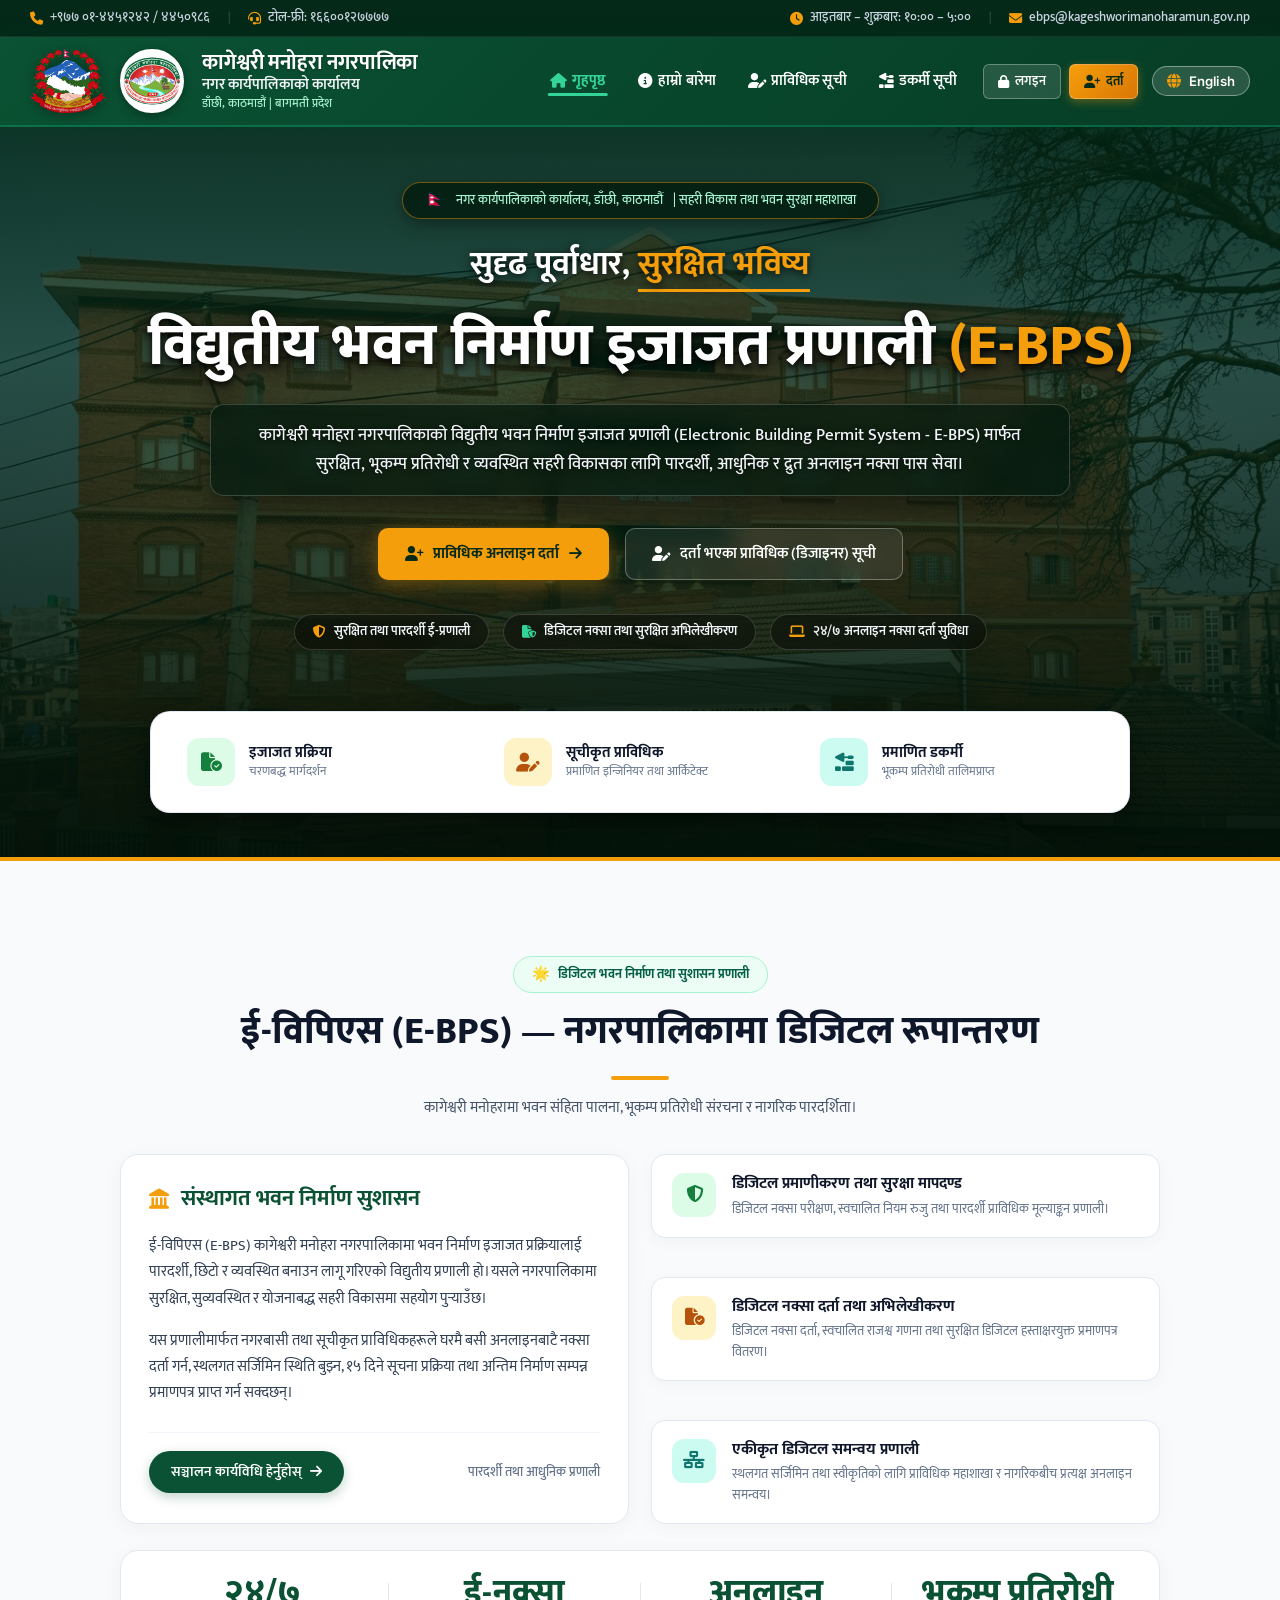
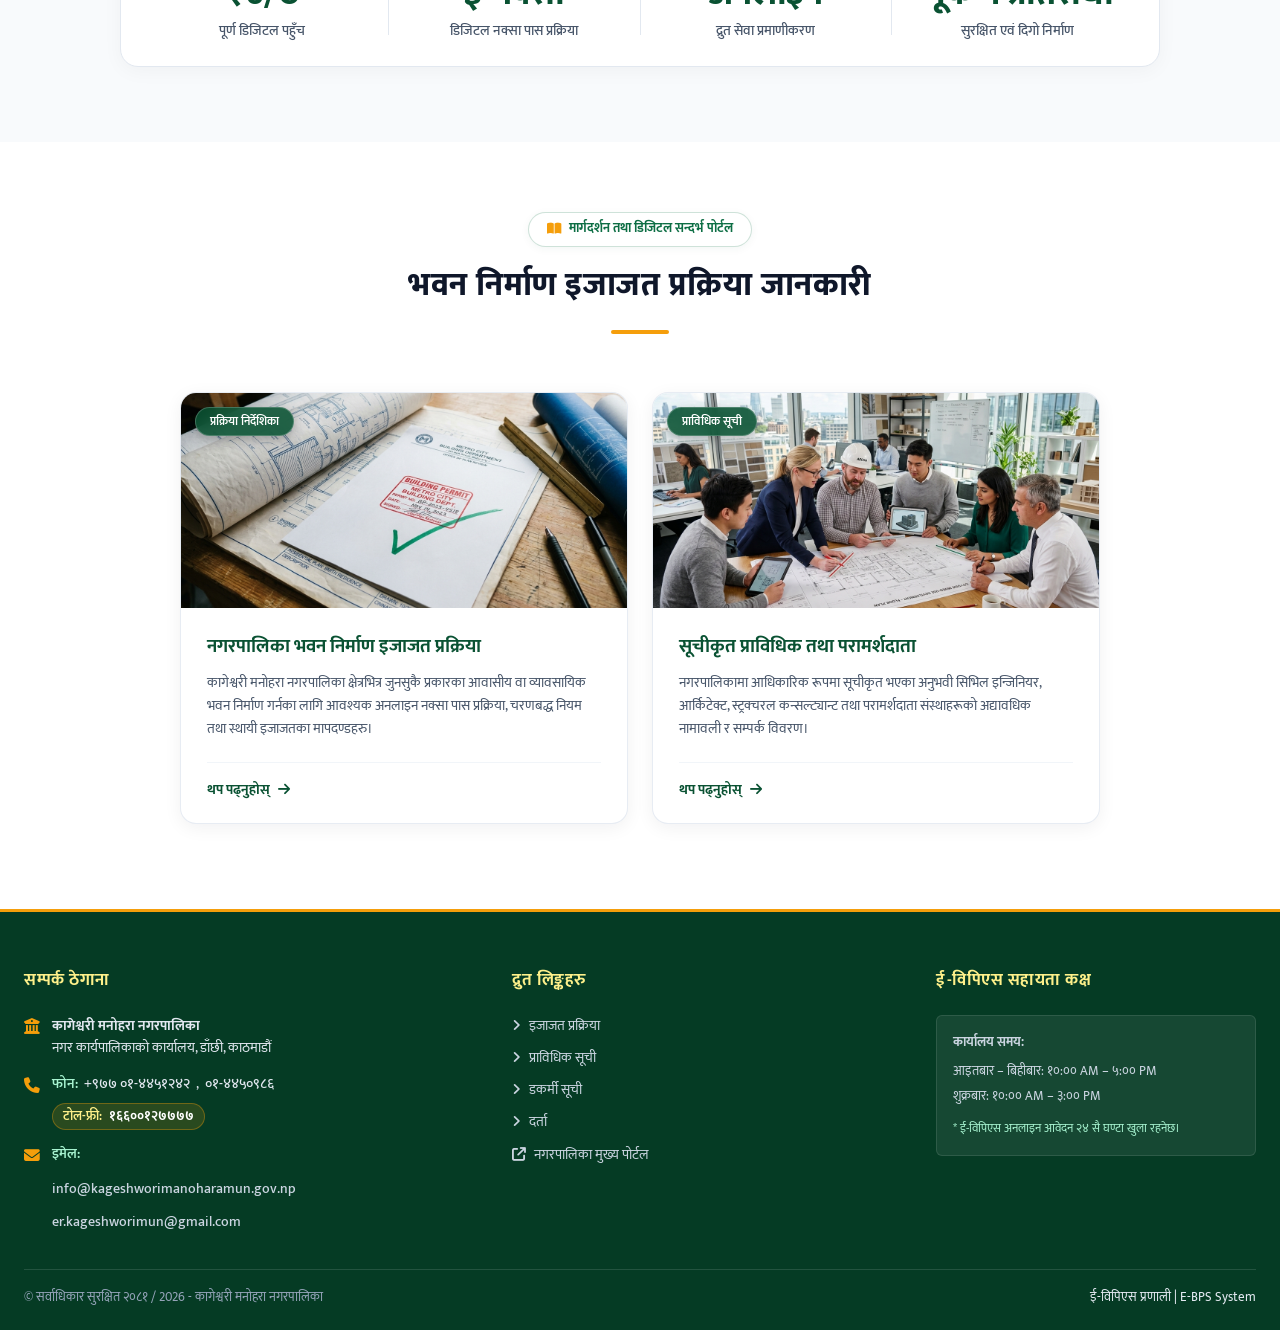
<file: index.html>
<!DOCTYPE html>
<html lang="ne">
<head>
  <meta charset="UTF-8">
  <meta name="viewport" content="width=device-width, initial-scale=1.0">
  <title>E-BPS | कागेश्वरी मनोहरा नगरपालिका - विद्युतीय भवन निर्माण इजाजत प्रणाली</title>
  <meta name="description" content="कागेश्वरी मनोहरा नगरपालिकाको विद्युतीय भवन निर्माण इजाजत प्रणाली (Electronic Building Permit System - E-BPS)।">
  <link rel="icon" type="image/png" href="images/kageshwori_logo.png">

  <!-- Google Fonts Preconnect & Styles -->
  <link rel="preconnect" href="https://fonts.googleapis.com">
  <link rel="preconnect" href="https://fonts.gstatic.com" crossorigin>
  <link href="https://fonts.googleapis.com/css2?family=Mukta:wght@400;500;600;700;800&family=Inter:wght@400;500;600;700;800&display=swap" rel="stylesheet">

  <!-- Font Awesome Icons -->
  <link rel="stylesheet" href="https://cdnjs.cloudflare.com/ajax/libs/font-awesome/6.5.1/css/all.min.css" integrity="sha512-DTOQO9RWCH3ppGqcWaEA1BIZOC6xxalwEsw9c2QQeAIftl+Vegovlnee1c9QX4TctnWMn13TZye+giMm8e2LwA==" crossorigin="anonymous" referrerpolicy="no-referrer" />

  <!-- Custom Design System -->
  <link rel="stylesheet" href="css/style.css">
</head>
<body>

  <!-- Scroll Progress Indicator -->
  <div id="scrollProgress"></div>

  <!-- Back to Top Floating Button -->
  <button id="backToTopBtn" aria-label="Scroll to top">
    <i class="fa-solid fa-arrow-up"></i>
  </button>

  <!-- ========================================================
       1. TOP UTILITY BAR (Deep Pine Green)
       ======================================================== -->
  <header class="top-bar">
    <div class="top-bar-container">
      <div class="top-bar-left">
        <a href="tel:014451242" class="top-item">
          <i class="fa-solid fa-phone"></i>
          <span data-i18n="topPhone">+९७७ ०१-४४५१२४२ / ४४५०९८६</span>
        </a>
        <span class="top-divider">|</span>
        <span class="top-item">
          <i class="fa-solid fa-headset"></i>
          <span data-i18n="topTollFree">टोल-फ्री: १६६००१२७७७७</span>
        </span>
      </div>

      <div class="top-bar-right">
        <span class="top-item">
          <i class="fa-solid fa-clock"></i>
          <span>आइतबार – शुक्रबार: १०:०० – ५:००</span>
        </span>
        <span class="top-divider">|</span>
        <a href="mailto:ebps@kageshworimanoharamun.gov.np" class="top-item">
          <i class="fa-solid fa-envelope"></i>
          <span>ebps@kageshworimanoharamun.gov.np</span>
        </a>
      </div>
    </div>
  </header>

  <!-- ========================================================
       2. MAIN NAVBAR & DUAL LOGO BRANDING
       ======================================================== -->
  <nav class="main-header" id="navbar">
    <div class="header-container">
      <!-- Dual Logos Brand Identity -->
      <a href="#home" class="brand-identity">
        <div class="logos-group">
          <!-- Nepal Government Emblem -->
          <img src="images/nepal_sarkar_logo.png" alt="नेपाल सरकार" class="logo-nepal" title="नेपाल सरकार निशान छाप">
          <!-- Kageshwori Manohara Municipality Emblem -->
          <div class="logo-kageshwori-wrap" title="कागेश्वरी मनोहरा नगरपालिका">
            <img src="images/kageshwori_logo.png" alt="कागेश्वरी मनोहरा नगरपालिका" class="logo-kageshwori">
          </div>
        </div>
        <div class="brand-text">
          <h1 class="gov-title" data-i18n="munTitle">कागेश्वरी मनोहरा नगरपालिका</h1>
          <span class="gov-office" data-i18n="munOffice">नगर कार्यपालिकाको कार्यालय</span>
          <span class="gov-location" data-i18n="munLocation">डाँछी, काठमाडौं | बागमती प्रदेश</span>
        </div>
      </a>

      <!-- Mobile Hamburger Button -->
      <button class="mobile-nav-toggle" id="mobileNavToggle" aria-label="Toggle navigation">
        <i class="fa-solid fa-bars"></i>
      </button>

      <!-- Navigation Menu Items -->
      <div class="navbar-nav" id="navbarCollapse">
        <!-- 1. Home -->
        <a href="#home" class="nav-link active">
          <i class="fa-solid fa-house"></i>
          <span data-i18n="navHome">गृहपृष्ठ</span>
        </a>

        <!-- 2. About Us -->
        <a href="#about-ebps" class="nav-link">
          <i class="fa-solid fa-circle-info"></i>
          <span data-i18n="navAbout">हाम्रो बारेमा</span>
        </a>

        <!-- 3. Designer List -->
        <a href="pages/designer-list.html" class="nav-link">
          <i class="fa-solid fa-user-pen"></i>
          <span data-i18n="navDesigners">प्राविधिक सूची</span>
        </a>

        <!-- 4. Mason List -->
        <a href="pages/mason-list.html" class="nav-link">
          <i class="fa-solid fa-trowel-bricks"></i>
          <span data-i18n="navMasons">डकर्मी सूची</span>
        </a>

        <!-- 5. Auth Buttons Group -->
        <div class="nav-auth-group">
          <a href="https://ebps.kageshworimanoharamun.gov.np/webui/" class="nav-btn-login">
            <i class="fa-solid fa-lock"></i>
            <span data-i18n="navLogin">लगइन</span>
          </a>
          <a href="pages/register-designer.html" class="nav-btn-signup">
            <i class="fa-solid fa-user-plus"></i>
            <span data-i18n="navSignUp">दर्ता</span>
          </a>
        </div>

        <!-- 6. Language Switcher Button -->
        <button type="button" class="nav-lang-btn" id="langToggleBtn" title="भाषा परिवर्तन / Change Language">
          <i class="fa-solid fa-globe"></i>
          <span id="langBtnText">English</span>
        </button>
      </div>
    </div>
  </nav>

  <!-- ========================================================
       3. HERO SECTION (WITH CLEAR BUILDING BACKGROUND & CRISP TEXT)
       ======================================================== -->
  <section class="hero-premium-section" id="home">
    <!-- Municipal Building Watermark Background Layer -->
    <div class="hero-watermark-bg" aria-hidden="true">
      <img src="images/kageshwori_building_straight.jpg" alt="कागेश्वरी मनोहरा नगरपालिका भवन" class="hero-watermark-img">
      <div class="hero-watermark-overlay"></div>
    </div>

    <div class="hero-premium-container">
      <!-- Top Department Badge -->
      <div class="hero-dept-badge reveal-on-scroll">
        <span class="nepal-flag-icon">🇳🇵</span>
        <span class="hero-dept-main" data-i18n="heroDeptPillMain">नगर कार्यपालिकाको कार्यालय, डाँछी, काठमाडौं</span>
        <span class="hero-dept-sub" data-i18n="heroDeptPillSub"> | सहरी विकास तथा भवन सुरक्षा महाशाखा</span>
      </div>

      <!-- Motto Tagline with Golden Underline -->
      <div class="hero-motto-headline reveal-on-scroll">
        <span data-i18n="heroMottoPart1">सुदृढ पूर्वाधार, </span><span class="motto-gold-underline" data-i18n="heroMottoPart2">सुरक्षित भविष्य</span>
      </div>

      <!-- Main E-BPS Heading -->
      <h1 class="hero-main-title reveal-on-scroll">
        <span data-i18n="heroMainTitleText">विद्युतीय भवन निर्माण इजाजत प्रणाली</span> <span class="gold-abbr" data-i18n="heroMainTitleAbbr">(E-BPS)</span>
      </h1>

      <!-- Description Paragraph with Clear Frosted Backing -->
      <p class="hero-description reveal-on-scroll" data-i18n="heroDescriptionText">
        कागेश्वरी मनोहरा नगरपालिकाको विद्युतीय भवन निर्माण इजाजत प्रणाली (Electronic Building Permit System - E-BPS) मार्फत सुरक्षित र व्यवस्थित सहरी विकासका लागि पारदर्शी, आधुनिक र द्रुत अनलाइन नक्सा पास सेवा।
      </p>

      <!-- Action Buttons -->
      <div class="hero-action-buttons reveal-on-scroll">
        <a href="pages/register-designer.html" class="hero-btn-primary">
          <i class="fa-solid fa-user-plus"></i>
          <span data-i18n="heroBtnRegister">प्राविधिक अनलाइन दर्ता</span>
          <i class="fa-solid fa-arrow-right"></i>
        </a>
        <a href="pages/designer-list.html" class="hero-btn-secondary">
          <i class="fa-solid fa-user-pen"></i>
          <span data-i18n="heroBtnDesignersText">दर्ता भएका प्राविधिक (डिजाइनर) सूची</span>
        </a>
      </div>

      <!-- 3 Compliance Capsules -->
      <div class="hero-compliance-capsules reveal-on-scroll">
        <div class="compliance-capsule">
          <i class="fa-solid fa-shield-halved capsule-gold-icon"></i>
          <span data-i18n="heroCapsule1">सुरक्षित तथा पारदर्शी ई-प्रणाली</span>
        </div>
        <div class="compliance-capsule">
          <i class="fa-solid fa-file-shield capsule-teal-icon"></i>
          <span data-i18n="heroCapsule2">डिजिटल नक्सा तथा सुरक्षित अभिलेखीकरण</span>
        </div>
        <div class="compliance-capsule">
          <i class="fa-solid fa-laptop capsule-gold-icon"></i>
          <span data-i18n="heroCapsule3">२४/७ अनलाइन नक्सा दर्ता सुविधा</span>
        </div>
      </div>
    </div>

    <!-- Floating White Quick-Action Dock (3 Items) -->
    <div class="hero-quick-dock-wrapper">
      <div class="hero-quick-dock hero-quick-dock-3 reveal-on-scroll">
        <a href="pages/process-guide.html" class="dock-item">
          <div class="dock-icon-box dock-icon-green">
            <i class="fa-solid fa-file-circle-check"></i>
          </div>
          <div class="dock-text">
            <h4 class="dock-title" data-i18n="dockPermitTitle">इजाजत प्रक्रिया</h4>
            <p class="dock-desc" data-i18n="dockPermitDesc">चरणबद्ध मार्गदर्शन</p>
          </div>
        </a>

        <a href="pages/designer-list.html" class="dock-item">
          <div class="dock-icon-box dock-icon-amber">
            <i class="fa-solid fa-user-pen"></i>
          </div>
          <div class="dock-text">
            <h4 class="dock-title" data-i18n="dockDesignersTitle">सूचीकृत प्राविधिक</h4>
            <p class="dock-desc" data-i18n="dockDesignersDesc">प्रमाणित इन्जिनियर तथा आर्किटेक्ट</p>
          </div>
        </a>

        <a href="pages/mason-list.html" class="dock-item">
          <div class="dock-icon-box dock-icon-teal">
            <i class="fa-solid fa-trowel-bricks"></i>
          </div>
          <div class="dock-text">
            <h4 class="dock-title" data-i18n="dockMasonsTitle">प्रमाणित डकर्मी</h4>
            <p class="dock-desc" data-i18n="dockMasonsDesc">भूकम्प प्रतिरोधी तालिमप्राप्त</p>
          </div>
        </a>
      </div>
    </div>
  </section>

  <!-- ========================================================
       4. ABOUT E-BPS SECTION (MATCHING IMAGE 2)
       ======================================================== -->
  <section class="about-ebps-section" id="about-ebps">
    <div class="about-container section-container">
      <!-- Section Header -->
      <div class="about-header-center reveal-on-scroll">
        <div class="about-pill-badge">
          <span class="badge-star-icon">🌟</span>
          <span data-i18n="aboutPill">डिजिटल भवन निर्माण तथा सुशासन प्रणाली</span>
        </div>
        <h2 class="about-section-heading" data-i18n="aboutSectionHeading">
          ई-विपिएस (E-BPS) — नगरपालिकामा डिजिटल रूपान्तरण
        </h2>
        <div class="gold-accent-line"></div>
        <p class="about-section-subheading" data-i18n="aboutSectionSubheading">
          कागेश्वरी मनोहरामा भवन संहिता पालना, भूकम्प प्रतिरोधी संरचना र नागरिक पारदर्शिता।
        </p>
      </div>

      <!-- 2-Column Grid -->
      <div class="about-two-col-grid">
        <!-- Left Big Card: Institutional Building Governance -->
        <div class="about-gov-card">
          <div class="gov-card-header">
            <i class="fa-solid fa-landmark gov-header-icon"></i>
            <h3 class="gov-card-title" data-i18n="aboutGovTitle">संस्थागत भवन निर्माण सुशासन</h3>
          </div>
          <div class="gov-card-body">
            <p data-i18n="aboutGovP1">
              ई-विपिएस (E-BPS) कागेश्वरी मनोहरा नगरपालिकामा भवन निर्माण इजाजत प्रक्रियालाई पारदर्शी, छिटो र व्यवस्थित बनाउन लागू गरिएको विद्युतीय प्रणाली हो। यसले नगरपालिकामा सुरक्षित, सुव्यवस्थित र योजनाबद्ध सहरी विकासमा सहयोग पुर्‍याउँछ।
            </p>
            <p data-i18n="aboutGovP2">
              यस प्रणालीमार्फत नगरबासी तथा सूचीकृत प्राविधिकहरूले घरमै बसी अनलाइनबाटै नक्सा दर्ता गर्न, स्थलगत सर्जिमिन स्थिति बुझ्न, १५ दिने सूचना प्रक्रिया तथा अन्तिम निर्माण सम्पन्न प्रमाणपत्र प्राप्त गर्न सक्दछन्।
            </p>
          </div>
          <div class="gov-card-footer">
            <a href="pages/process-guide.html" class="btn-explore-guidelines">
              <span data-i18n="btnExploreGuidelines">सञ्चालन कार्यविधि हेर्नुहोस्</span>
              <i class="fa-solid fa-arrow-right"></i>
            </a>
            <span class="gov-tag-text" data-i18n="govTagText">पारदर्शी तथा आधुनिक प्रणाली</span>
          </div>
        </div>

        <!-- Right Stacked Cards (3 Features) -->
        <div class="about-features-stack">
          <!-- Card 1 -->
          <div class="feature-stack-card">
            <div class="feature-icon-box feature-icon-green">
              <i class="fa-solid fa-shield-halved"></i>
            </div>
            <div class="feature-content">
              <h4 class="feature-title" data-i18n="feat1Title">डिजिटल प्रमाणीकरण तथा सुरक्षा मापदण्ड</h4>
              <p class="feature-desc" data-i18n="feat1Desc">
                डिजिटल नक्सा परीक्षण, स्वचालित नियम रुजु तथा पारदर्शी प्राविधिक मूल्याङ्कन प्रणाली।
              </p>
            </div>
          </div>

          <!-- Card 2 -->
          <div class="feature-stack-card">
            <div class="feature-icon-box feature-icon-amber">
              <i class="fa-solid fa-file-circle-check"></i>
            </div>
            <div class="feature-content">
              <h4 class="feature-title" data-i18n="feat2Title">डिजिटल नक्सा दर्ता तथा अभिलेखीकरण</h4>
              <p class="feature-desc" data-i18n="feat2Desc">
                डिजिटल नक्सा दर्ता, स्वचालित राजश्व गणना तथा सुरक्षित डिजिटल हस्ताक्षरयुक्त प्रमाणपत्र वितरण।
              </p>
            </div>
          </div>

          <!-- Card 3 -->
          <div class="feature-stack-card">
            <div class="feature-icon-box feature-icon-teal">
              <i class="fa-solid fa-network-wired"></i>
            </div>
            <div class="feature-content">
              <h4 class="feature-title" data-i18n="feat3Title">एकीकृत डिजिटल समन्वय प्रणाली</h4>
              <p class="feature-desc" data-i18n="feat3Desc">
                स्थलगत सर्जिमिन तथा स्वीकृतिको लागि प्राविधिक महाशाखा र नागरिकबीच प्रत्यक्ष अनलाइन समन्वय।
              </p>
            </div>
          </div>
        </div>
      </div>

      <!-- Bottom Stats Strip (4 items) -->
      <div class="about-stats-strip reveal-on-scroll">
        <div class="stat-strip-item">
          <div class="stat-number" data-i18n="stat1Num">२४/७</div>
          <div class="stat-label" data-i18n="stat1Label">पूर्ण डिजिटल पहुँच</div>
        </div>
        <div class="stat-strip-divider"></div>
        <div class="stat-strip-item">
          <div class="stat-number" data-i18n="stat2Num">ई-नक्सा</div>
          <div class="stat-label" data-i18n="stat2Label">डिजिटल नक्सा पास प्रक्रिया</div>
        </div>
        <div class="stat-strip-divider"></div>
        <div class="stat-strip-item">
          <div class="stat-number" data-i18n="stat3Num">अनलाइन</div>
          <div class="stat-label" data-i18n="stat3Label">द्रुत सेवा प्रमाणीकरण</div>
        </div>
        <div class="stat-strip-divider"></div>
        <div class="stat-strip-item">
          <div class="stat-number" data-i18n="stat4Num">भूकम्प प्रतिरोधी</div>
          <div class="stat-label" data-i18n="stat4Label">सुरक्षित एवं दिगो निर्माण</div>
        </div>
      </div>
    </div>
  </section>

  <!-- ========================================================
       5. BUILDING PERMIT PROCESS INFORMATION
       ======================================================== -->
  <section class="process-info-section reveal-on-scroll" id="process-info">
    <div class="process-container">
      <div class="process-header-center">
        <div class="process-pill-badge">
          <i class="fa-solid fa-book-open"></i>
          <span data-i18n="processPill">मार्गदर्शन तथा डिजिटल सन्दर्भ पोर्टल</span>
        </div>
        <h3 class="section-headline-center" data-i18n="sectionProcessTitle">
          भवन निर्माण इजाजत प्रक्रिया जानकारी
        </h3>
        <div class="gold-accent-line"></div>
      </div>

      <div class="cards-grid cards-grid-2">
        <!-- Card 1: Municipal Building Permit Process -->
        <article class="info-card">
          <div class="card-img-wrap">
            <span class="card-badge" data-i18n="card1Badge">प्रक्रिया निर्देशिका</span>
            <img src="images/permit_process.jpg" alt="Municipal Building Permit Process" class="card-img">
          </div>
          <div class="card-body">
            <h4 class="card-title" data-i18n="card1Title">नगरपालिका भवन निर्माण इजाजत प्रक्रिया</h4>
            <p class="card-text" data-i18n="card1Desc">
              कागेश्वरी मनोहरा नगरपालिका क्षेत्रभित्र जुनसुकै प्रकारका आवासीय वा व्यावसायिक भवन निर्माण गर्नका लागि आवश्यक अनलाइन नक्सा पास प्रक्रिया, चरणबद्ध नियम तथा स्थायी इजाजतका मापदण्डहरु।
            </p>
            <a href="pages/process-guide.html" class="card-action-link">
              <span data-i18n="card1Link">थप पढ्नुहोस्</span>
              <i class="fa-solid fa-arrow-right"></i>
            </a>
          </div>
        </article>

        <!-- Card 2: Registered Designers -->
        <article class="info-card">
          <div class="card-img-wrap">
            <span class="card-badge" data-i18n="card2Badge">प्राविधिक सूची</span>
            <img src="images/registered_designers.jpg" alt="Registered Designers" class="card-img">
          </div>
          <div class="card-body">
            <h4 class="card-title" data-i18n="card2Title">सूचीकृत प्राविधिक तथा परामर्शदाता</h4>
            <p class="card-text" data-i18n="card2Desc">
              नगरपालिकामा आधिकारिक रूपमा सूचीकृत भएका अनुभवी सिभिल इन्जिनियर, आर्किटेक्ट, स्ट्रक्चरल कन्सल्ट्यान्ट तथा परामर्शदाता संस्थाहरूको अद्यावधिक नामावली र सम्पर्क विवरण।
            </p>
            <a href="pages/designer-list.html" class="card-action-link">
              <span data-i18n="card2Link">थप पढ्नुहोस्</span>
              <i class="fa-solid fa-arrow-right"></i>
            </a>
          </div>
        </article>
      </div>
    </div>
  </section>

  <!-- ========================================================
       11. FOOTER SECTION
       ======================================================== -->
  <footer class="main-footer">
    <div class="footer-container">
      <!-- Col 1: Contact Information -->
      <div class="footer-col">
        <h4 class="footer-col-title" data-i18n="footerContactTitle">सम्पर्क ठेगाना</h4>
        <div class="footer-contact-list">
          <div class="footer-contact-item">
            <i class="fa-solid fa-building-columns"></i>
            <div>
              <strong>कागेश्वरी मनोहरा नगरपालिका</strong><br>
              <span data-i18n="footerAddress">नगर कार्यपालिकाको कार्यालय, डाँछी, काठमाडौं</span>
            </div>
          </div>
          <div class="footer-contact-item">
            <i class="fa-solid fa-phone"></i>
            <div class="footer-contact-details">
              <div class="contact-line">
                <span class="contact-label" data-i18n="footerPhoneLabel">फोन:</span>
                <a href="tel:014451242" class="footer-contact-link">+९७७ ०१-४४५१२४२</a>, 
                <a href="tel:014450986" class="footer-contact-link">०१-४४५०९८६</a>
              </div>
              <div class="footer-tollfree">
                <span class="tollfree-badge" data-i18n="footerTollFreeLabel">टोल-फ्री:</span>
                <a href="tel:16600127777" class="footer-contact-link tollfree-link">१६६००१२७७७७</a>
              </div>
            </div>
          </div>
          <div class="footer-contact-item">
            <i class="fa-solid fa-envelope"></i>
            <div class="footer-contact-details">
              <span class="contact-label" data-i18n="footerEmailLabel">इमेल:</span>
              <div class="footer-email-list">
                <a href="mailto:info@kageshworimanoharamun.gov.np" class="footer-contact-link email-link">info@kageshworimanoharamun.gov.np</a>
                <a href="mailto:er.kageshworimun@gmail.com" class="footer-contact-link email-link">er.kageshworimun@gmail.com</a>
              </div>
            </div>
          </div>
        </div>
      </div>

      <!-- Col 2: Quick Links -->
      <div class="footer-col">
        <h4 class="footer-col-title" data-i18n="footerLinksTitle">द्रुत लिङ्कहरु</h4>
        <ul class="footer-links-list">
          <li><a href="pages/process-guide.html"><i class="fa-solid fa-angle-right"></i> <span data-i18n="dockPermitTitle">इजाजत प्रक्रिया</span></a></li>
          <li><a href="pages/designer-list.html"><i class="fa-solid fa-angle-right"></i> <span data-i18n="navDesigners">प्राविधिक सूची</span></a></li>
          <li><a href="pages/mason-list.html"><i class="fa-solid fa-angle-right"></i> <span data-i18n="navMasons">डकर्मी सूची</span></a></li>
          <li><a href="pages/register-designer.html"><i class="fa-solid fa-angle-right"></i> <span data-i18n="navSignUp">प्राविधिक अनलाइन दर्ता</span></a></li>
          <li><a href="https://kageshworimanoharamun.gov.np" target="_blank"><i class="fa-solid fa-arrow-up-right-from-square"></i> नगरपालिका मुख्य पोर्टल</a></li>
        </ul>
      </div>

      <!-- Col 3: Support Hours & Emergency -->
      <div class="footer-col">
        <h4 class="footer-col-title" data-i18n="footerHelpdeskTitle">ई-विपिएस सहायता कक्ष</h4>
        <div class="footer-hours-box">
          <p style="margin-bottom: 8px;"><strong data-i18n="footerHoursTitle">कार्यालय समय:</strong></p>
          <p style="margin-bottom: 4px;" data-i18n="footerHours1">आइतबार – बिहीबार: १०:०० AM – ५:०० PM</p>
          <p style="margin-bottom: 12px;" data-i18n="footerHours2">शुक्रबार: १०:०० AM – ३:०० PM</p>
          <p style="font-size: 0.82rem; color: #a7f3d0;" data-i18n="footerNote247">
            * ई-विपिएस अनलाइन आवेदन २४ सै घण्टा खुला रहनेछ।
          </p>
        </div>
      </div>
    </div>

    <!-- Footer Copyright Bottom Strip -->
    <div class="footer-bottom">
      <div data-i18n="footerCopyright">
        © सर्वाधिकार सुरक्षित २०८१ / 2026 - कागेश्वरी मनोहरा नगरपालिका
      </div>
      <div class="footer-dev-credit">
        ई-विपिएस प्रणाली | E-BPS System
      </div>
    </div>
  </footer>

  <!-- Main JavaScript File -->
  <script src="js/main.js?v=2.1"></script>
</body>
</html>
</file>
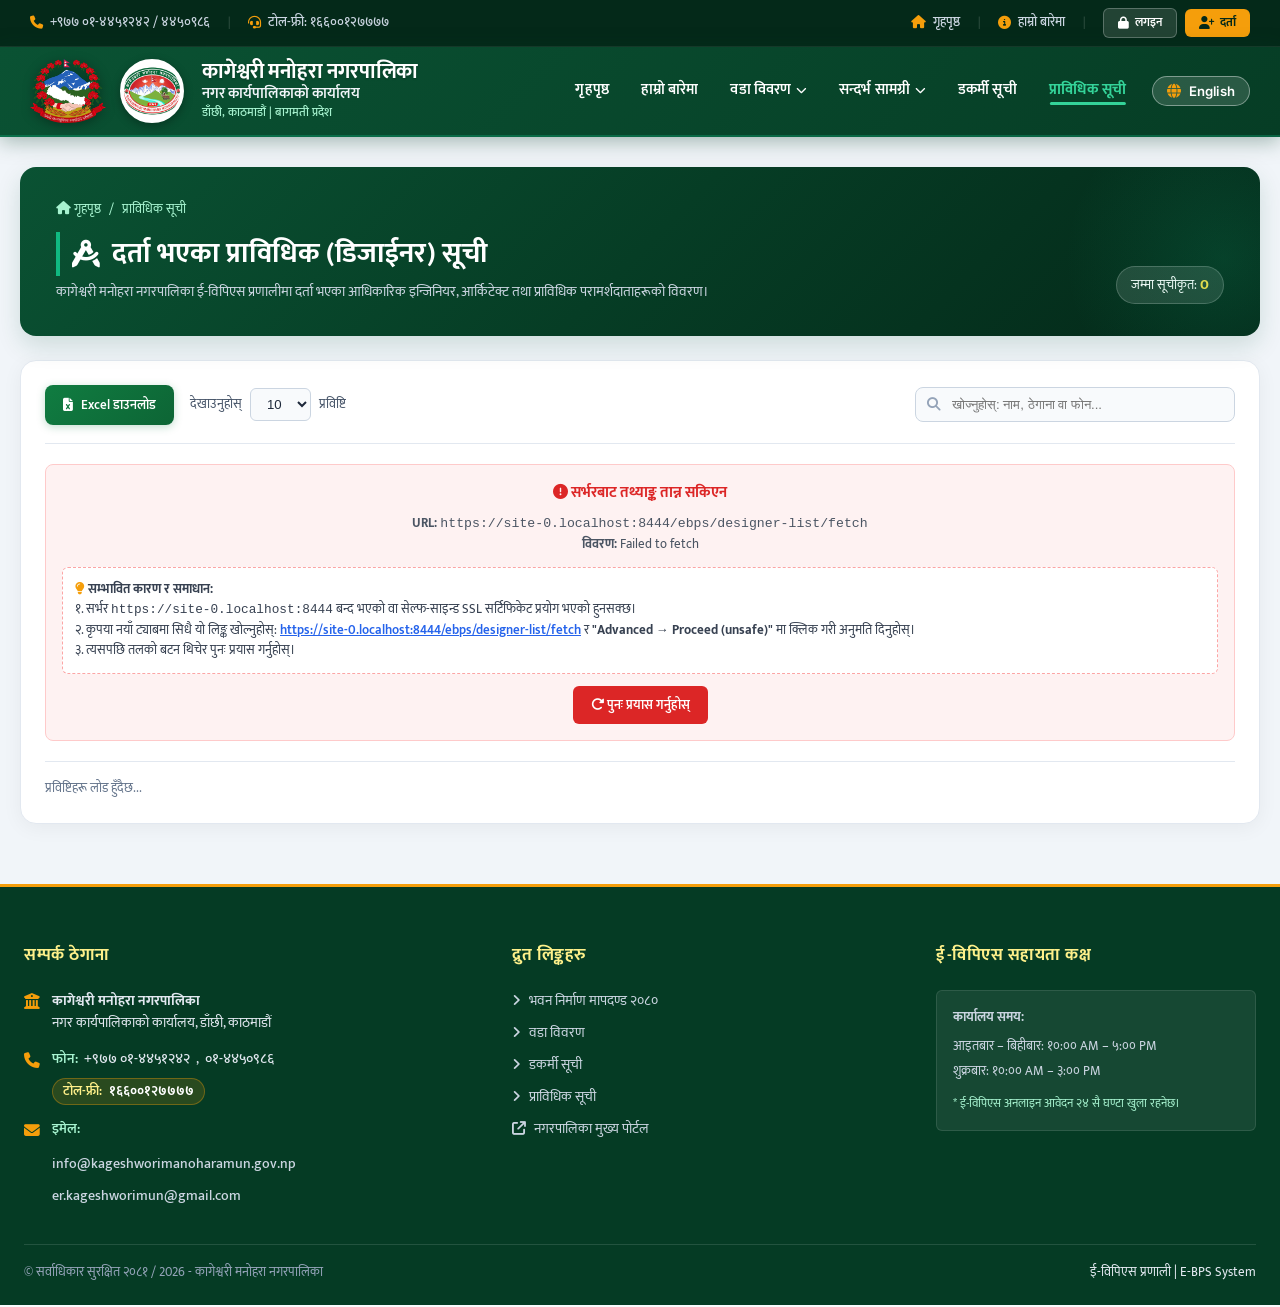
<file: designer-list.html>
<!DOCTYPE html>
<html lang="ne">
<head>
  <meta charset="UTF-8">
  <meta name="viewport" content="width=device-width, initial-scale=1.0">
  <title>Designer Application Summary | कागेश्वरी मनोहरा नगरपालिका - E-BPS</title>
  
  <!-- SEO & OpenGraph Meta -->
  <meta name="description" content="कागेश्वरी मनोहरा नगरपालिका ई-विपिएस (E-BPS) प्रणालीमा दर्ता भएका इन्जिनियर, आर्किटेक्ट तथा प्राविधिक परामर्शदाताहरूको आधिकारिक सूची (Designer Application Summary)">
  <meta name="keywords" content="EBPS, Kageshwori Manohara, Designer List, Registered Engineers, Building Permit, Danchhi">
  <meta name="author" content="कागेश्वरी मनोहरा नगरपालिका">

  <!-- Favicon -->
  <link rel="icon" type="image/png" href="images/nepal_sarkar_logo.png">

  <!-- Google Fonts: Mukta & Inter -->
  <link rel="preconnect" href="https://fonts.googleapis.com">
  <link rel="preconnect" href="https://fonts.gstatic.com" crossorigin>
  <link href="https://fonts.googleapis.com/css2?family=Mukta:wght@300;400;500;600;700;800&family=Inter:wght@400;500;600;700&display=swap" rel="stylesheet">

  <!-- Font Awesome 6 Pro / Free CDN -->
  <link rel="stylesheet" href="https://cdnjs.cloudflare.com/ajax/libs/font-awesome/6.5.1/css/all.min.css">

  <!-- Master Stylesheet -->
  <link rel="stylesheet" href="css/style.css">
</head>
<body>

  <!-- ========================================================
       1. TOP EMERGENCY & QUICK CONTACT BAR
       ======================================================== -->
  <header class="top-bar">
    <div class="top-bar-container">
      <div class="top-bar-left">
        <a href="tel:014451242" class="top-item">
          <i class="fa-solid fa-phone"></i>
          <span data-i18n="topPhone">+९७७ ०१-४४५१२४२ / ४४५०९८६</span>
        </a>
        <span class="top-divider">|</span>
        <span class="top-item">
          <i class="fa-solid fa-headset"></i>
          <span data-i18n="topTollFree">टोल-फ्री: १६६००१२७७७७</span>
        </span>
      </div>

      <div class="top-bar-right">
        <a href="index.html#home" class="top-item">
          <i class="fa-solid fa-house"></i>
          <span data-i18n="navHome">गृहपृष्ठ</span>
        </a>
        <span class="top-divider">|</span>
        <a href="index.html#about-ebps" class="top-item">
          <i class="fa-solid fa-circle-info"></i>
          <span data-i18n="navAbout">हाम्रो बारेमा</span>
        </a>
        <span class="top-divider">|</span>
        <div class="auth-btn-group">
          <a href="https://ebps.kageshworimanoharamun.gov.np/webui/" class="btn-top-login">
            <i class="fa-solid fa-lock"></i>
            <span data-i18n="navLogin">लगइन</span>
          </a>
          <a href="register-designer.html" class="btn-top-signup">
            <i class="fa-solid fa-user-plus"></i>
            <span data-i18n="navSignUp">दर्ता</span>
          </a>
        </div>
      </div>
    </div>
  </header>

  <!-- ========================================================
       2. MAIN NAVBAR & DUAL LOGO BRANDING
       ======================================================== -->
  <nav class="main-header" id="navbar">
    <div class="header-container">
      <!-- Dual Logos Brand Identity -->
      <a href="index.html#home" class="brand-identity">
        <div class="logos-group">
          <!-- Nepal Government Emblem -->
          <img src="images/nepal_sarkar_logo.png" alt="नेपाल सरकार" class="logo-nepal" title="नेपाल सरकार निशान छाप">
          <!-- Kageshwori Manohara Municipality Emblem -->
          <div class="logo-kageshwori-wrap" title="कागेश्वरी मनोहरा नगरपालिका">
            <img src="images/kageshwori_logo.png" alt="कागेश्वरी मनोहरा नगरपालिका" class="logo-kageshwori">
          </div>
        </div>
        <div class="brand-text">
          <h1 class="gov-title" data-i18n="munTitle">कागेश्वरी मनोहरा नगरपालिका</h1>
          <span class="gov-office" data-i18n="munOffice">नगर कार्यपालिकाको कार्यालय</span>
          <span class="gov-location" data-i18n="munLocation">डाँछी, काठमाडौं | बागमती प्रदेश</span>
        </div>
      </a>

      <!-- Mobile Navigation Hamburger -->
      <button class="mobile-nav-toggle" id="mobileNavToggle" aria-label="नेभिगेसन खोल्नुहोस्">
        <i class="fa-solid fa-bars"></i>
      </button>

      <!-- Desktop & Mobile Navigation Links -->
      <div class="navbar-nav" id="navbarLinks">
        <a href="index.html#home" class="nav-link">
          <span data-i18n="navHome">गृहपृष्ठ</span>
        </a>
        <a href="index.html#about-ebps" class="nav-link">
          <span data-i18n="navAbout">हाम्रो बारेमा</span>
        </a>

        <!-- Ward Information Dropdown -->
        <div class="nav-dropdown">
          <a href="#" class="nav-link dropdown-toggle" id="wardDropdownBtn">
            <span data-i18n="navWard">वडा विवरण</span>
            <i class="fa-solid fa-chevron-down"></i>
          </a>
          <div class="dropdown-menu">
            <a href="index.html#" class="dropdown-item trigger-ward-item" data-ward="1">वडा नं. १ (गागलफेदी)</a>
            <a href="index.html#" class="dropdown-item trigger-ward-item" data-ward="2">वडा नं. २ (आलापोट)</a>
            <a href="index.html#" class="dropdown-item trigger-ward-item" data-ward="3">वडा नं. ३ (भद्रबास)</a>
            <a href="index.html#" class="dropdown-item trigger-ward-item" data-ward="4">वडा नं. ४ (डाँछी उत्तर)</a>
            <a href="index.html#" class="dropdown-item trigger-ward-item" data-ward="5">वडा नं. ५ (थली)</a>
            <a href="index.html#" class="dropdown-item trigger-ward-item" data-ward="6">वडा नं. ६ (मूलपानी)</a>
            <a href="index.html#" class="dropdown-item trigger-ward-item" data-ward="7">वडा नं. ७ (काँडाघारी)</a>
            <a href="index.html#" class="dropdown-item trigger-ward-item" data-ward="8">वडा नं. ८ (गोठाटार)</a>
            <a href="index.html#" class="dropdown-item trigger-ward-item" data-ward="9">वडा नं. ९ (गोठाटार दक्षिण)</a>
          </div>
        </div>

        <!-- References Dropdown -->
        <div class="nav-dropdown">
          <a href="#" class="nav-link dropdown-toggle" id="refDropdownBtn">
            <span data-i18n="navReferences">सन्दर्भ सामग्री</span>
            <i class="fa-solid fa-chevron-down"></i>
          </a>
          <div class="dropdown-menu">
            <a href="index.html#" class="dropdown-item trigger-bylaws-modal"><i class="fa-solid fa-book"></i> <span data-i18n="bylawsDoc">भवन निर्माण मापदण्ड २०८०</span></a>
            <a href="index.html#" class="dropdown-item trigger-bylaws-modal"><i class="fa-solid fa-building-shield"></i> <span data-i18n="nbcCode">राष्ट्रिय भवन संहिता (NBC 105)</span></a>
            <a href="index.html#" class="dropdown-item trigger-process-modal"><i class="fa-solid fa-file-invoice"></i> <span data-i18n="docChecklist">आवश्यक कागजात चेकलिस्ट</span></a>
            <a href="index.html#" class="dropdown-item trigger-bylaws-modal"><i class="fa-solid fa-hand-holding-dollar"></i> <span data-i18n="feeRates">राजश्व तथा दस्तुर दररेट</span></a>
            <a href="index.html#" class="dropdown-item trigger-bylaws-modal"><i class="fa-solid fa-signature"></i> <span data-i18n="digiSign">डिजिटल हस्ताक्षर निर्देशिका</span></a>
          </div>
        </div>

        <!-- Masons List -->
        <a href="mason-list.html" class="nav-link">
          <span data-i18n="navMasons">डकर्मी सूची</span>
        </a>

        <!-- Designer List (Active) -->
        <a href="designer-list.html" class="nav-link active">
          <span data-i18n="navDesigners">प्राविधिक सूची</span>
        </a>

        <!-- Language Switcher Button -->
        <button type="button" class="nav-lang-btn" id="langToggleBtn" title="भाषा परिवर्तन / Change Language">
          <i class="fa-solid fa-globe"></i>
          <span id="langBtnText">English</span>
        </button>
      </div>
    </div>
  </nav>

  <!-- ========================================================
       3. DESIGNER APPLICATION SUMMARY CONTENT
       ======================================================== -->
  <main class="designer-page-wrapper">
    <div class="designer-container">
      
      <!-- Top Banner with Breadcrumb & Stats -->
      <section class="designer-page-header">
        <div class="designer-breadcrumb">
          <a href="index.html#home"><i class="fa-solid fa-house"></i> <span data-i18n="navHome">गृहपृष्ठ</span></a>
          <span>/</span>
          <span data-i18n="navDesigners">प्राविधिक सूची</span>
        </div>

        <div class="designer-page-title-row">
          <div>
            <h1 class="designer-main-title">
              <i class="fa-solid fa-compass-drafting"></i>
              <span data-i18n="designerMainTitle">दर्ता भएका प्राविधिक (डिजाईनर) सूची</span>
            </h1>
            <p class="designer-main-subtitle" data-i18n="designerMainSubtitle">
              कागेश्वरी मनोहरा नगरपालिका ई-विपिएस (E-BPS) प्रणालीमा दर्ता भएका आधिकारिक इन्जिनियर, आर्किटेक्ट तथा प्राविधिक परामर्शदाताहरूको विवरण।
            </p>
          </div>
          
          <div class="designer-badges-wrap">
            <div class="count-badge-wrap">
              <span data-i18n="designerTotalCountLabel">जम्मा सूचीकृत:</span> <strong id="totalCountBadge">0</strong>
            </div>
          </div>
        </div>
      </section>

      <!-- Main Data Card -->
      <div class="designer-report-card">
        
        <!-- Controls Toolbar -->
        <div class="designer-toolbar">
          <div class="toolbar-left">
            <button type="button" class="btn-export-excel" id="exportExcelBtn" title="Excel / CSV">
              <i class="fa-solid fa-file-excel"></i>
              <span data-i18n="btnExportExcelText">Excel डाउनलोड</span>
            </button>

            <div class="entries-wrap">
              <label for="entriesSelect" data-i18n="lblShow">देखाउनुहोस्</label>
              <select id="entriesSelect" class="entries-select">
                <option value="10">10</option>
                <option value="25">25</option>
                <option value="50">50</option>
                <option value="all" data-i18n="optAllEntries">सबै</option>
              </select>
              <span data-i18n="lblEntries">प्रविष्टि</span>
            </div>
          </div>

          <div class="toolbar-right">
            <div class="search-input-box">
              <i class="fa-solid fa-magnifying-glass search-icon-inside"></i>
              <input type="text" id="designerSearchInput" class="search-field" placeholder="खोज्नुहोस्: नाम, ठेगाना वा फोन..." data-i18n-placeholder="designerSearchPlaceholder">
              <button type="button" id="searchClearBtn" class="search-clear-btn" title="Clear search">
                <i class="fa-solid fa-xmark"></i>
              </button>
            </div>
          </div>
        </div>

        <!-- Loading Spinner -->
        <div id="designerLoader" class="designer-loader-wrap">
          <div class="designer-spinner"></div>
          <div data-i18n="designerLoadingText">प्राविधिक तथ्याङ्क लोड हुँदैछ...</div>
        </div>

        <!-- Error Notification (Hidden by default) -->
        <div id="designerErrorMessage" style="display: none; padding: 16px; background: #fef2f2; border: 1px solid #fecaca; color: #dc2626; border-radius: 8px; margin-bottom: 16px; text-align: center;"></div>

        <!-- Data Table Container -->
        <div class="designer-table-container" id="designerTableWrap" style="display: none;">
          <table class="designer-modern-table" id="designer-report-table">
            <thead>
              <tr>
                <th class="col-sn" data-i18n="thSN">क्र.सं.</th>
                <th class="col-photo" data-i18n="thPhoto">फोटो</th>
                <th class="col-name" data-i18n="thName">नाम</th>
                <th class="col-address" data-i18n="thAddress">ठेगाना</th>
                <th class="col-email" data-i18n="thEmail">इमेल</th>
                <th class="col-phone" data-i18n="thPhone">सम्पर्क फोन</th>
              </tr>
            </thead>
            <tbody id="designerTableBody">
              <!-- Dynamically populated rows -->
            </tbody>
          </table>

          <!-- Empty search result state -->
          <div id="tableEmptyState" class="table-empty-box">
            <i class="fa-regular fa-folder-open"></i>
            <h4 data-i18n="emptyTitle">कुनै प्राविधिक फेला परेन</h4>
            <p data-i18n="emptyDesc">खोजिएको शब्दसँग मिल्दो कुनै पनि विवरण भेटिएन।</p>
          </div>
        </div>

        <!-- Table Footer: Counter & Pagination -->
        <div class="table-footer-row">
          <div class="table-entries-info" id="tableEntriesInfo">
            प्रविष्टिहरू लोड हुँदैछ...
          </div>
          <div class="pagination-controls" id="paginationControls">
            <!-- Dynamic page buttons -->
          </div>
        </div>

      </div>

    </div>
  </main>

  <!-- ========================================================
       4. FOOTER SECTION
       ======================================================== -->
  <footer class="main-footer">
    <div class="footer-container">
      <!-- Col 1: Contact Information -->
      <div class="footer-col">
        <h4 class="footer-col-title" data-i18n="footerContactTitle">सम्पर्क ठेगाना</h4>
        <div class="footer-contact-list">
          <div class="footer-contact-item">
            <i class="fa-solid fa-building-columns"></i>
            <div>
              <strong>कागेश्वरी मनोहरा नगरपालिका</strong><br>
              <span data-i18n="footerAddress">नगर कार्यपालिकाको कार्यालय, डाँछी, काठमाडौं</span>
            </div>
          </div>
          <div class="footer-contact-item">
            <i class="fa-solid fa-phone"></i>
            <div class="footer-contact-details">
              <div class="contact-line">
                <span class="contact-label" data-i18n="footerPhoneLabel">फोन:</span>
                <a href="tel:014451242" class="footer-contact-link">+९७७ ०१-४४५१२४२</a>, 
                <a href="tel:014450986" class="footer-contact-link">०१-४४५०९८६</a>
              </div>
              <div class="footer-tollfree">
                <span class="tollfree-badge" data-i18n="footerTollFreeLabel">टोल-फ्री:</span>
                <a href="tel:16600127777" class="footer-contact-link tollfree-link">१६६००१२७७७७</a>
              </div>
            </div>
          </div>
          <div class="footer-contact-item">
            <i class="fa-solid fa-envelope"></i>
            <div class="footer-contact-details">
              <span class="contact-label" data-i18n="footerEmailLabel">इमेल:</span>
              <div class="footer-email-list">
                <a href="mailto:info@kageshworimanoharamun.gov.np" class="footer-contact-link email-link">info@kageshworimanoharamun.gov.np</a>
                <a href="mailto:er.kageshworimun@gmail.com" class="footer-contact-link email-link">er.kageshworimun@gmail.com</a>
              </div>
            </div>
          </div>
        </div>
      </div>

      <!-- Col 2: Quick Links -->
      <div class="footer-col">
        <h4 class="footer-col-title" data-i18n="footerLinksTitle">द्रुत लिङ्कहरु</h4>
        <ul class="footer-links-list">
          <li><a href="index.html#"><i class="fa-solid fa-angle-right"></i> <span data-i18n="bylawsDoc">भवन निर्माण मापदण्ड २०८०</span></a></li>
          <li><a href="index.html#ward"><i class="fa-solid fa-angle-right"></i> <span data-i18n="navWard">वडा विवरण</span></a></li>
          <li><a href="mason-list.html"><i class="fa-solid fa-angle-right"></i> <span data-i18n="navMasons">डकर्मी सूची</span></a></li>
          <li><a href="designer-list.html"><i class="fa-solid fa-angle-right"></i> <span data-i18n="navDesigners">प्राविधिक सूची</span></a></li>
          <li><a href="https://kageshworimanoharamun.gov.np" target="_blank"><i class="fa-solid fa-arrow-up-right-from-square"></i> नगरपालिका मुख्य पोर्टल</a></li>
        </ul>
      </div>

      <!-- Col 3: Support Hours & Emergency -->
      <div class="footer-col">
        <h4 class="footer-col-title" data-i18n="footerHelpdeskTitle">ई-विपिएस सहायता कक्ष</h4>
        <div class="footer-hours-box">
          <p style="margin-bottom: 8px;"><strong data-i18n="footerHoursTitle">कार्यालय समय:</strong></p>
          <p style="margin-bottom: 4px;" data-i18n="footerHours1">आइतबार – बिहीबार: १०:०० AM – ५:०० PM</p>
          <p style="margin-bottom: 12px;" data-i18n="footerHours2">शुक्रबार: १०:०० AM – ३:०० PM</p>
          <p style="font-size: 0.82rem; color: #a7f3d0;">
            * ई-विपिएस अनलाइन आवेदन २४ सै घण्टा खुला रहनेछ।
          </p>
        </div>
      </div>
    </div>

    <!-- Footer Copyright Bottom Strip -->
    <div class="footer-bottom">
      <div data-i18n="footerCopyright">
        © सर्वाधिकार सुरक्षित २०८१ / 2026 - कागेश्वरी मनोहरा नगरपालिका
      </div>
      <div class="footer-dev-credit">
        ई-विपिएस प्रणाली | E-BPS System
      </div>
    </div>
  </footer>

  <!-- Scripts -->
  <script src="js/main.js"></script>
  <script src="js/designer-list.js"></script>
</body>
</html>
</file>
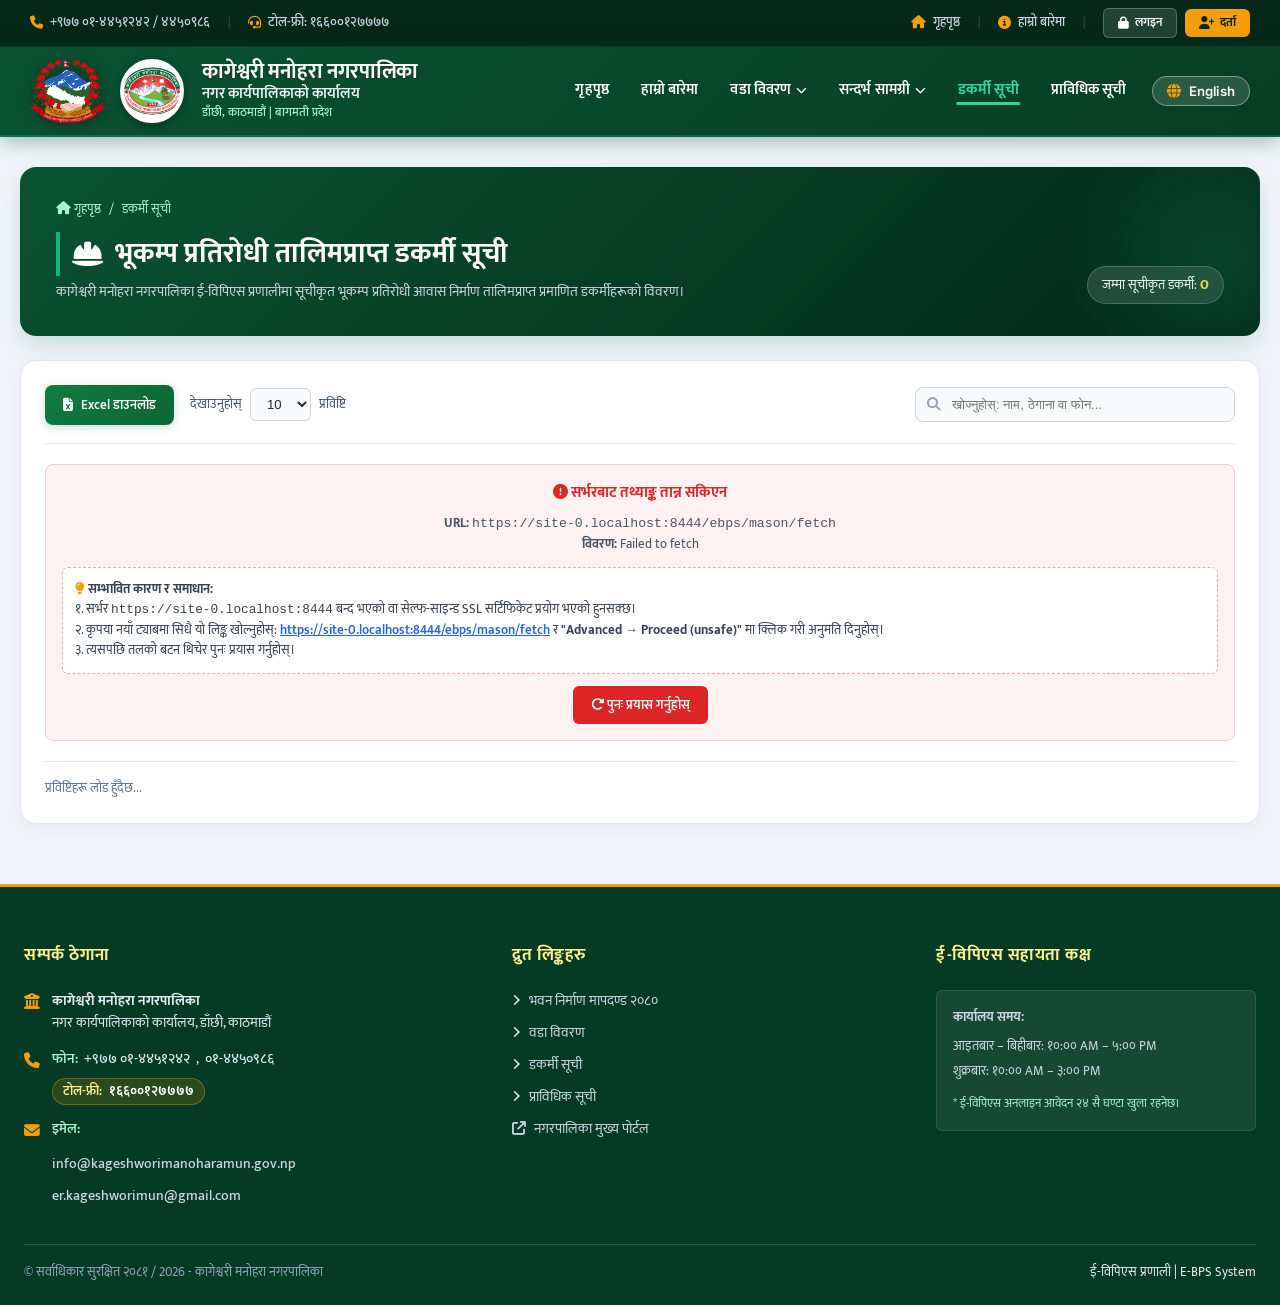
<file: mason-list.html>
<!DOCTYPE html>
<html lang="ne">
<head>
  <meta charset="UTF-8">
  <meta name="viewport" content="width=device-width, initial-scale=1.0">
  <title>Certified Masons Directory | कागेश्वरी मनोहरा नगरपालिका - E-BPS</title>
  
  <!-- SEO & OpenGraph Meta -->
  <meta name="description" content="कागेश्वरी मनोहरा नगरपालिका ई-विपिएस (E-BPS) प्रणालीमा सूचीकृत भूकम्प प्रतिरोधी तालिमप्राप्त प्रमाणित डकर्मीहरूको आधिकारिक सूची">
  <meta name="keywords" content="EBPS, Kageshwori Manohara, Masons List, Certified Masons, Earthquake Resistant, Danchhi">
  <meta name="author" content="कागेश्वरी मनोहरा नगरपालिका">

  <!-- Favicon -->
  <link rel="icon" type="image/png" href="images/nepal_sarkar_logo.png">

  <!-- Google Fonts: Mukta & Inter -->
  <link rel="preconnect" href="https://fonts.googleapis.com">
  <link rel="preconnect" href="https://fonts.gstatic.com" crossorigin>
  <link href="https://fonts.googleapis.com/css2?family=Mukta:wght@300;400;500;600;700;800&family=Inter:wght@400;500;600;700&display=swap" rel="stylesheet">

  <!-- Font Awesome 6 Pro / Free CDN -->
  <link rel="stylesheet" href="https://cdnjs.cloudflare.com/ajax/libs/font-awesome/6.5.1/css/all.min.css">

  <!-- Master Stylesheet -->
  <link rel="stylesheet" href="css/style.css">
</head>
<body>

  <!-- ========================================================
       1. TOP EMERGENCY & QUICK CONTACT BAR
       ======================================================== -->
  <header class="top-bar">
    <div class="top-bar-container">
      <div class="top-bar-left">
        <a href="tel:014451242" class="top-item">
          <i class="fa-solid fa-phone"></i>
          <span data-i18n="topPhone">+९७७ ०१-४४५१२४२ / ४४५०९८६</span>
        </a>
        <span class="top-divider">|</span>
        <span class="top-item">
          <i class="fa-solid fa-headset"></i>
          <span data-i18n="topTollFree">टोल-फ्री: १६६००१२७७७७</span>
        </span>
      </div>

      <div class="top-bar-right">
        <a href="index.html#home" class="top-item">
          <i class="fa-solid fa-house"></i>
          <span data-i18n="navHome">गृहपृष्ठ</span>
        </a>
        <span class="top-divider">|</span>
        <a href="index.html#about-ebps" class="top-item">
          <i class="fa-solid fa-circle-info"></i>
          <span data-i18n="navAbout">हाम्रो बारेमा</span>
        </a>
        <span class="top-divider">|</span>
        <div class="auth-btn-group">
          <a href="https://ebps.kageshworimanoharamun.gov.np/webui/" class="btn-top-login">
            <i class="fa-solid fa-lock"></i>
            <span data-i18n="navLogin">लगइन</span>
          </a>
          <a href="register-designer.html" class="btn-top-signup">
            <i class="fa-solid fa-user-plus"></i>
            <span data-i18n="navSignUp">दर्ता</span>
          </a>
        </div>
      </div>
    </div>
  </header>

  <!-- ========================================================
       2. MAIN NAVBAR & DUAL LOGO BRANDING
       ======================================================== -->
  <nav class="main-header" id="navbar">
    <div class="header-container">
      <!-- Dual Logos Brand Identity -->
      <a href="index.html#home" class="brand-identity">
        <div class="logos-group">
          <!-- Nepal Government Emblem -->
          <img src="images/nepal_sarkar_logo.png" alt="नेपाल सरकार" class="logo-nepal" title="नेपाल सरकार निशान छाप">
          <!-- Kageshwori Manohara Municipality Emblem -->
          <div class="logo-kageshwori-wrap" title="कागेश्वरी मनोहरा नगरपालिका">
            <img src="images/kageshwori_logo.png" alt="कागेश्वरी मनोहरा नगरपालिका" class="logo-kageshwori">
          </div>
        </div>
        <div class="brand-text">
          <h1 class="gov-title" data-i18n="munTitle">कागेश्वरी मनोहरा नगरपालिका</h1>
          <span class="gov-office" data-i18n="munOffice">नगर कार्यपालिकाको कार्यालय</span>
          <span class="gov-location" data-i18n="munLocation">डाँछी, काठमाडौं | बागमती प्रदेश</span>
        </div>
      </a>

      <!-- Mobile Navigation Hamburger -->
      <button class="mobile-nav-toggle" id="mobileNavToggle" aria-label="नेभिगेसन खोल्नुहोस्">
        <i class="fa-solid fa-bars"></i>
      </button>

      <!-- Desktop & Mobile Navigation Links -->
      <div class="navbar-nav" id="navbarLinks">
        <a href="index.html#home" class="nav-link">
          <span data-i18n="navHome">गृहपृष्ठ</span>
        </a>
        <a href="index.html#about-ebps" class="nav-link">
          <span data-i18n="navAbout">हाम्रो बारेमा</span>
        </a>

        <!-- Ward Information Dropdown -->
        <div class="nav-dropdown">
          <a href="#" class="nav-link dropdown-toggle" id="wardDropdownBtn">
            <span data-i18n="navWard">वडा विवरण</span>
            <i class="fa-solid fa-chevron-down"></i>
          </a>
          <div class="dropdown-menu">
            <a href="index.html#" class="dropdown-item trigger-ward-item" data-ward="1">वडा नं. १ (गागलफेदी)</a>
            <a href="index.html#" class="dropdown-item trigger-ward-item" data-ward="2">वडा नं. २ (आलापोट)</a>
            <a href="index.html#" class="dropdown-item trigger-ward-item" data-ward="3">वडा नं. ३ (भद्रबास)</a>
            <a href="index.html#" class="dropdown-item trigger-ward-item" data-ward="4">वडा नं. ४ (डाँछी उत्तर)</a>
            <a href="index.html#" class="dropdown-item trigger-ward-item" data-ward="5">वडा नं. ५ (थली)</a>
            <a href="index.html#" class="dropdown-item trigger-ward-item" data-ward="6">वडा नं. ६ (मूलपानी)</a>
            <a href="index.html#" class="dropdown-item trigger-ward-item" data-ward="7">वडा नं. ७ (काँडाघारी)</a>
            <a href="index.html#" class="dropdown-item trigger-ward-item" data-ward="8">वडा नं. ८ (गोठाटार)</a>
            <a href="index.html#" class="dropdown-item trigger-ward-item" data-ward="9">वडा नं. ९ (गोठाटार दक्षिण)</a>
          </div>
        </div>

        <!-- References Dropdown -->
        <div class="nav-dropdown">
          <a href="#" class="nav-link dropdown-toggle" id="refDropdownBtn">
            <span data-i18n="navReferences">सन्दर्भ सामग्री</span>
            <i class="fa-solid fa-chevron-down"></i>
          </a>
          <div class="dropdown-menu">
            <a href="index.html#" class="dropdown-item trigger-bylaws-modal"><i class="fa-solid fa-book"></i> <span data-i18n="bylawsDoc">भवन निर्माण मापदण्ड २०८०</span></a>
            <a href="index.html#" class="dropdown-item trigger-bylaws-modal"><i class="fa-solid fa-building-shield"></i> <span data-i18n="nbcCode">राष्ट्रिय भवन संहिता (NBC 105)</span></a>
            <a href="index.html#" class="dropdown-item trigger-process-modal"><i class="fa-solid fa-file-invoice"></i> <span data-i18n="docChecklist">आवश्यक कागजात चेकलिस्ट</span></a>
            <a href="index.html#" class="dropdown-item trigger-bylaws-modal"><i class="fa-solid fa-hand-holding-dollar"></i> <span data-i18n="feeRates">राजश्व तथा दस्तुर दररेट</span></a>
            <a href="index.html#" class="dropdown-item trigger-bylaws-modal"><i class="fa-solid fa-signature"></i> <span data-i18n="digiSign">डिजिटल हस्ताक्षर निर्देशिका</span></a>
          </div>
        </div>

        <!-- Masons List (Active) -->
        <a href="mason-list.html" class="nav-link active">
          <span data-i18n="navMasons">डकर्मी सूची</span>
        </a>

        <!-- Designer List -->
        <a href="designer-list.html" class="nav-link">
          <span data-i18n="navDesigners">प्राविधिक सूची</span>
        </a>

        <!-- Language Switcher Button -->
        <button type="button" class="nav-lang-btn" id="langToggleBtn" title="भाषा परिवर्तन / Change Language">
          <i class="fa-solid fa-globe"></i>
          <span id="langBtnText">English</span>
        </button>
      </div>
    </div>
  </nav>

  <!-- ========================================================
       3. MASON DIRECTORY CONTENT
       ======================================================== -->
  <main class="designer-page-wrapper">
    <div class="designer-container">
      
      <!-- Top Banner with Breadcrumb & Stats -->
      <section class="designer-page-header">
        <div class="designer-breadcrumb">
          <a href="index.html#home"><i class="fa-solid fa-house"></i> <span data-i18n="navHome">गृहपृष्ठ</span></a>
          <span>/</span>
          <span data-i18n="navMasons">डकर्मी सूची</span>
        </div>

        <div class="designer-page-title-row">
          <div>
            <h1 class="designer-main-title">
              <i class="fa-solid fa-helmet-safety"></i>
              <span data-i18n="masonMainTitle">भूकम्प प्रतिरोधी तालिमप्राप्त डकर्मी सूची</span>
            </h1>
            <p class="designer-main-subtitle" data-i18n="masonMainSubtitle">
              कागेश्वरी मनोहरा नगरपालिका ई-विपिएस प्रणालीमा सूचीकृत भूकम्प प्रतिरोधी आवास निर्माण तालिमप्राप्त प्रमाणित डकर्मीहरूको विवरण।
            </p>
          </div>
          
          <div class="designer-badges-wrap">
            <div class="count-badge-wrap">
              <span data-i18n="masonTotalCountLabel">जम्मा सूचीकृत डकर्मी:</span> <strong id="totalCountBadge">0</strong>
            </div>
          </div>
        </div>
      </section>

      <!-- Main Data Card -->
      <div class="designer-report-card">
        
        <!-- Controls Toolbar -->
        <div class="designer-toolbar">
          <div class="toolbar-left">
            <button type="button" class="btn-export-excel" id="exportExcelBtn" title="Excel / CSV">
              <i class="fa-solid fa-file-excel"></i>
              <span data-i18n="btnExportExcelText">Excel डाउनलोड</span>
            </button>

            <div class="entries-wrap">
              <label for="entriesSelect" data-i18n="lblShow">देखाउनुहोस्</label>
              <select id="entriesSelect" class="entries-select">
                <option value="10">10</option>
                <option value="25">25</option>
                <option value="50">50</option>
                <option value="all" data-i18n="optAllEntries">सबै</option>
              </select>
              <span data-i18n="lblEntries">प्रविष्टि</span>
            </div>
          </div>

          <div class="toolbar-right">
            <div class="search-input-box">
              <i class="fa-solid fa-magnifying-glass search-icon-inside"></i>
              <input type="text" id="masonSearchInput" class="search-field" placeholder="खोज्नुहोस्: नाम, ठेगाना वा फोन..." data-i18n-placeholder="masonSearchPlaceholder">
              <button type="button" id="searchClearBtn" class="search-clear-btn" title="Clear search">
                <i class="fa-solid fa-xmark"></i>
              </button>
            </div>
          </div>
        </div>

        <!-- Loading Spinner -->
        <div id="masonLoader" class="designer-loader-wrap">
          <div class="designer-spinner"></div>
          <div data-i18n="masonLoadingText">डकर्मी तथ्याङ्क लोड हुँदैछ...</div>
        </div>

        <!-- Error Notification (Hidden by default) -->
        <div id="masonErrorMessage" style="display: none; padding: 16px; background: #fef2f2; border: 1px solid #fecaca; color: #dc2626; border-radius: 8px; margin-bottom: 16px; text-align: center;"></div>

        <!-- Data Table Container -->
        <div class="designer-table-container" id="masonTableWrap" style="display: none;">
          <table class="designer-modern-table" id="mason-report-table">
            <thead>
              <tr>
                <th class="col-sn" data-i18n="thSN">क्र.सं.</th>
                <th class="col-photo" data-i18n="thPhoto">फोटो</th>
                <th class="col-name" data-i18n="thName">नाम</th>
                <th class="col-reg" data-i18n="thRegNo">नगरपालिका दर्ता नं.</th>
                <th class="col-address" data-i18n="thAddress">ठेगाना</th>
                <th class="col-phone" data-i18n="thPhone">सम्पर्क फोन</th>
              </tr>
            </thead>
            <tbody id="masonTableBody">
              <!-- Dynamically populated rows -->
            </tbody>
          </table>

          <!-- Empty search result state -->
          <div id="tableEmptyState" class="table-empty-box">
            <i class="fa-regular fa-folder-open"></i>
            <h4 data-i18n="emptyMasonTitle">कुनै डकर्मी फेला परेन</h4>
            <p data-i18n="emptyMasonDesc">खोजिएको शब्दसँग मिल्दो कुनै पनि विवरण भेटिएन।</p>
          </div>
        </div>

        <!-- Table Footer: Counter & Pagination -->
        <div class="table-footer-row">
          <div class="table-entries-info" id="tableEntriesInfo">
            प्रविष्टिहरू लोड हुँदैछ...
          </div>
          <div class="pagination-controls" id="paginationControls">
            <!-- Dynamic page buttons -->
          </div>
        </div>

      </div>

    </div>
  </main>

  <!-- ========================================================
       4. FOOTER SECTION
       ======================================================== -->
  <footer class="main-footer">
    <div class="footer-container">
      <!-- Col 1: Contact Information -->
      <div class="footer-col">
        <h4 class="footer-col-title" data-i18n="footerContactTitle">सम्पर्क ठेगाना</h4>
        <div class="footer-contact-list">
          <div class="footer-contact-item">
            <i class="fa-solid fa-building-columns"></i>
            <div>
              <strong>कागेश्वरी मनोहरा नगरपालिका</strong><br>
              <span data-i18n="footerAddress">नगर कार्यपालिकाको कार्यालय, डाँछी, काठमाडौं</span>
            </div>
          </div>
          <div class="footer-contact-item">
            <i class="fa-solid fa-phone"></i>
            <div class="footer-contact-details">
              <div class="contact-line">
                <span class="contact-label" data-i18n="footerPhoneLabel">फोन:</span>
                <a href="tel:014451242" class="footer-contact-link">+९७७ ०१-४४५१२४२</a>, 
                <a href="tel:014450986" class="footer-contact-link">०१-४४५०९८६</a>
              </div>
              <div class="footer-tollfree">
                <span class="tollfree-badge" data-i18n="footerTollFreeLabel">टोल-फ्री:</span>
                <a href="tel:16600127777" class="footer-contact-link tollfree-link">१६६००१२७७७७</a>
              </div>
            </div>
          </div>
          <div class="footer-contact-item">
            <i class="fa-solid fa-envelope"></i>
            <div class="footer-contact-details">
              <span class="contact-label" data-i18n="footerEmailLabel">इमेल:</span>
              <div class="footer-email-list">
                <a href="mailto:info@kageshworimanoharamun.gov.np" class="footer-contact-link email-link">info@kageshworimanoharamun.gov.np</a>
                <a href="mailto:er.kageshworimun@gmail.com" class="footer-contact-link email-link">er.kageshworimun@gmail.com</a>
              </div>
            </div>
          </div>
        </div>
      </div>

      <!-- Col 2: Quick Links -->
      <div class="footer-col">
        <h4 class="footer-col-title" data-i18n="footerLinksTitle">द्रुत लिङ्कहरु</h4>
        <ul class="footer-links-list">
          <li><a href="index.html#"><i class="fa-solid fa-angle-right"></i> <span data-i18n="bylawsDoc">भवन निर्माण मापदण्ड २०८०</span></a></li>
          <li><a href="index.html#ward"><i class="fa-solid fa-angle-right"></i> <span data-i18n="navWard">वडा विवरण</span></a></li>
          <li><a href="mason-list.html"><i class="fa-solid fa-angle-right"></i> <span data-i18n="navMasons">डकर्मी सूची</span></a></li>
          <li><a href="designer-list.html"><i class="fa-solid fa-angle-right"></i> <span data-i18n="navDesigners">प्राविधिक सूची</span></a></li>
          <li><a href="https://kageshworimanoharamun.gov.np" target="_blank"><i class="fa-solid fa-arrow-up-right-from-square"></i> नगरपालिका मुख्य पोर्टल</a></li>
        </ul>
      </div>

      <!-- Col 3: Support Hours & Emergency -->
      <div class="footer-col">
        <h4 class="footer-col-title" data-i18n="footerHelpdeskTitle">ई-विपिएस सहायता कक्ष</h4>
        <div class="footer-hours-box">
          <p style="margin-bottom: 8px;"><strong data-i18n="footerHoursTitle">कार्यालय समय:</strong></p>
          <p style="margin-bottom: 4px;" data-i18n="footerHours1">आइतबार – बिहीबार: १०:०० AM – ५:०० PM</p>
          <p style="margin-bottom: 12px;" data-i18n="footerHours2">शुक्रबार: १०:०० AM – ३:०० PM</p>
          <p style="font-size: 0.82rem; color: #a7f3d0;">
            * ई-विपिएस अनलाइन आवेदन २४ सै घण्टा खुला रहनेछ।
          </p>
        </div>
      </div>
    </div>

    <!-- Footer Copyright Bottom Strip -->
    <div class="footer-bottom">
      <div data-i18n="footerCopyright">
        © सर्वाधिकार सुरक्षित २०८१ / 2026 - कागेश्वरी मनोहरा नगरपालिका
      </div>
      <div class="footer-dev-credit">
        ई-विपिएस प्रणाली | E-BPS System
      </div>
    </div>
  </footer>

  <!-- Scripts -->
  <script src="js/main.js"></script>
  <script src="js/mason-list.js"></script>
</body>
</html>
</file>
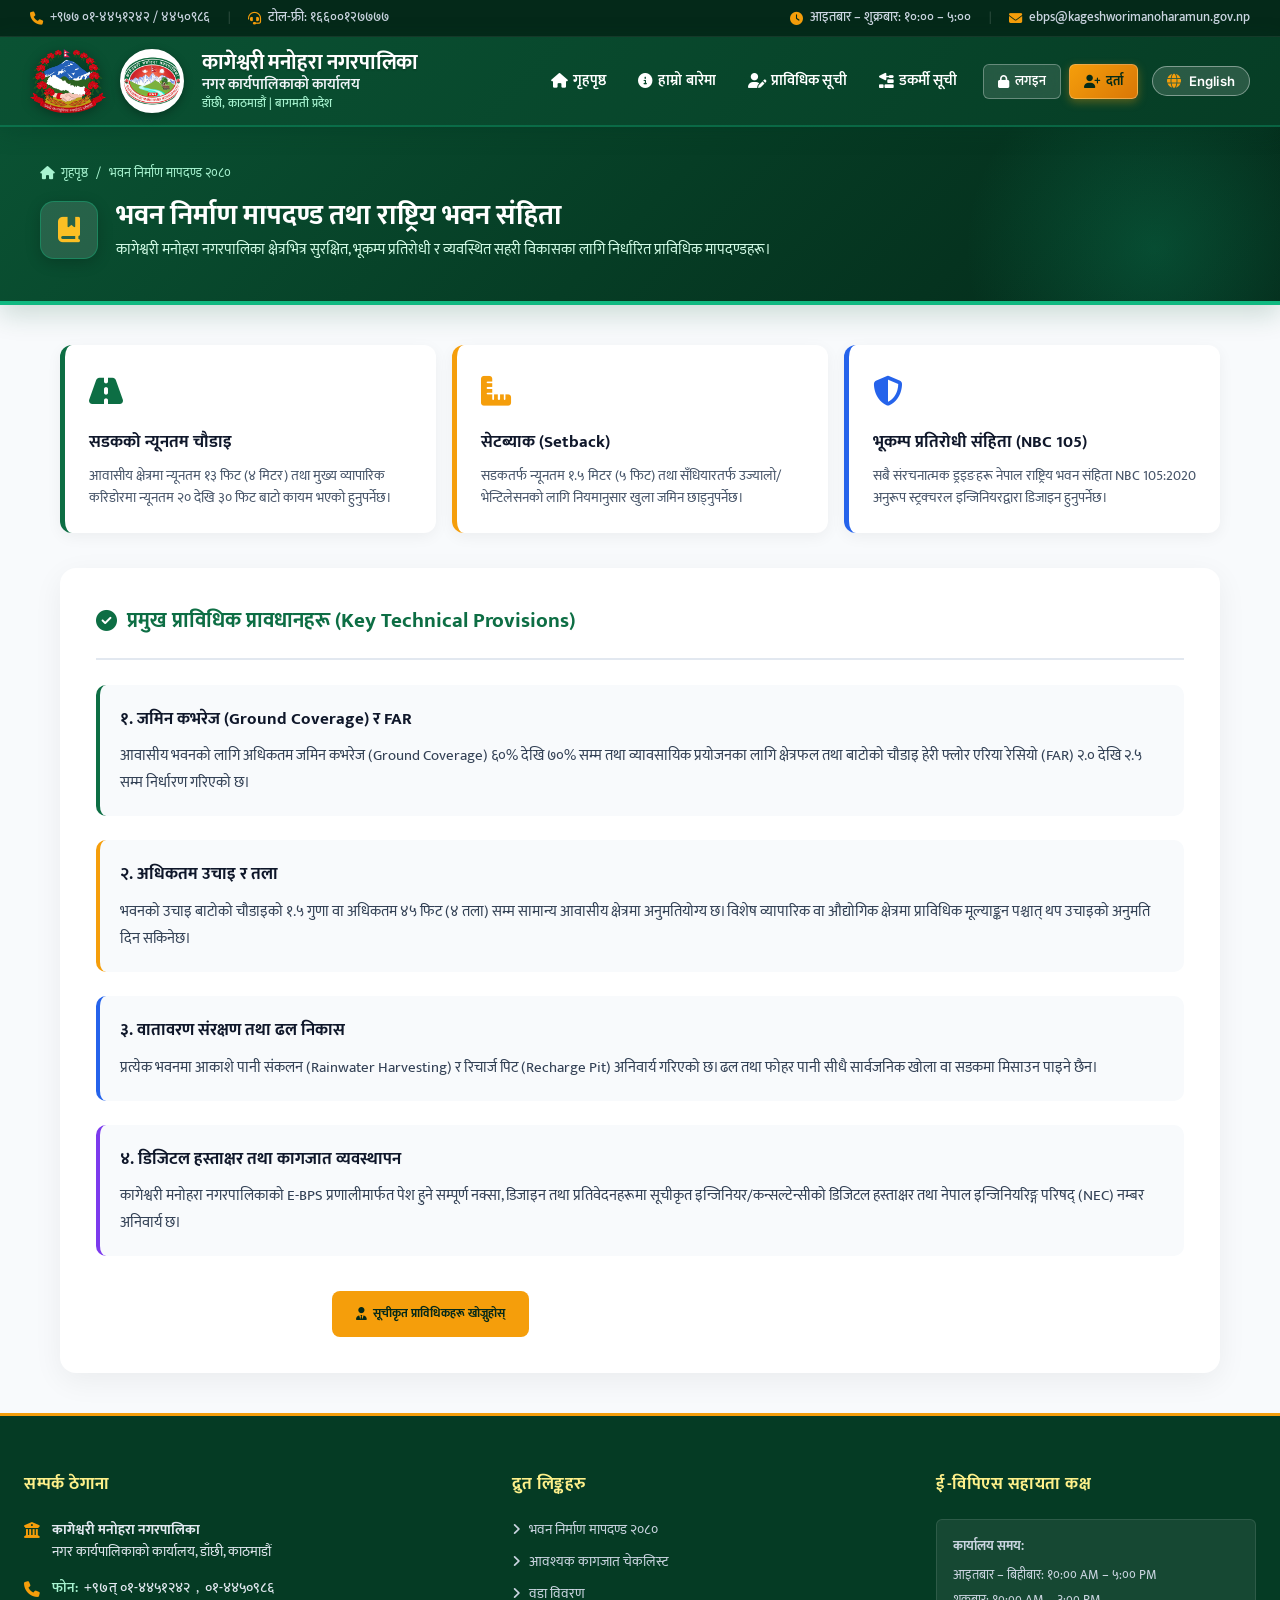
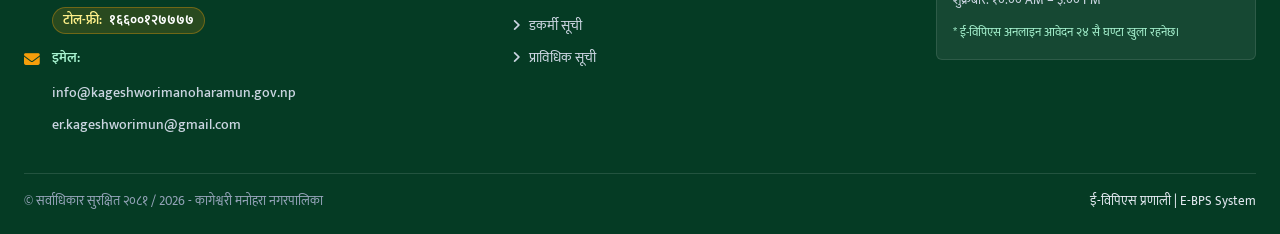
<file: pages/bylaws.html>
<!DOCTYPE html>
<html lang="ne">
<head>
  <meta charset="UTF-8">
  <meta name="viewport" content="width=device-width, initial-scale=1.0">
  <title>Building By-Laws 2080 | कागेश्वरी मनोहरा नगरपालिका - E-BPS</title>
  
  <meta name="description" content="कागेश्वरी मनोहरा नगरपालिका भवन निर्माण मापदण्ड २०८० तथा राष्ट्रिय भवन संहिता (NBC 105:2020) सम्बन्धी आधिकारिक निर्देशिका।">
  <meta name="keywords" content="EBPS, Building By-Laws, NBC 105, Setback, FAR, Kageshwori Manohara, Danchhi">
  <meta name="author" content="कागेश्वरी मनोहरा नगरपालिका">

  <!-- Favicon -->
  <link rel="icon" type="image/png" href="../images/nepal_sarkar_logo.png">

  <!-- Google Fonts -->
  <link rel="preconnect" href="https://fonts.googleapis.com">
  <link rel="preconnect" href="https://fonts.gstatic.com" crossorigin>
  <link href="https://fonts.googleapis.com/css2?family=Mukta:wght@300;400;500;600;700;800&family=Inter:wght@400;500;600;700&display=swap" rel="stylesheet">

  <!-- Font Awesome -->
  <link rel="stylesheet" href="https://cdnjs.cloudflare.com/ajax/libs/font-awesome/6.5.1/css/all.min.css">

  <!-- Master Stylesheet -->
  <link rel="stylesheet" href="../css/style.css">
</head>
<body>

  <!-- Scroll Progress Indicator -->
  <div id="scrollProgress"></div>

  <!-- Back to Top Floating Button -->
  <button id="backToTopBtn" aria-label="Scroll to top">
    <i class="fa-solid fa-arrow-up"></i>
  </button>

  <!-- ========================================================
       1. TOP UTILITY BAR
       ======================================================== -->
  <header class="top-bar">
    <div class="top-bar-container">
      <div class="top-bar-left">
        <a href="tel:014451242" class="top-item">
          <i class="fa-solid fa-phone"></i>
          <span data-i18n="topPhone">+९७७ ०१-४४५१२४२ / ४४५०९८६</span>
        </a>
        <span class="top-divider">|</span>
        <span class="top-item">
          <i class="fa-solid fa-headset"></i>
          <span data-i18n="topTollFree">टोल-फ्री: १६६००१२७७७७</span>
        </span>
      </div>

      <div class="top-bar-right">
        <span class="top-item">
          <i class="fa-solid fa-clock"></i>
          <span>आइतबार – शुक्रबार: १०:०० – ५:००</span>
        </span>
        <span class="top-divider">|</span>
        <a href="mailto:ebps@kageshworimanoharamun.gov.np" class="top-item">
          <i class="fa-solid fa-envelope"></i>
          <span>ebps@kageshworimanoharamun.gov.np</span>
        </a>
      </div>
    </div>
  </header>

  <!-- ========================================================
       2. MAIN NAVBAR & DUAL LOGO BRANDING
       ======================================================== -->
  <nav class="main-header" id="navbar">
    <div class="header-container">
      <!-- Dual Logos Brand Identity -->
      <a href="../index.html#home" class="brand-identity">
        <div class="logos-group">
          <img src="../images/nepal_sarkar_logo.png" alt="नेपाल सरकार" class="logo-nepal" title="नेपाल सरकार निशान छाप">
          <div class="logo-kageshwori-wrap" title="कागेश्वरी मनोहरा नगरपालिका">
            <img src="../images/kageshwori_logo.png" alt="कागेश्वरी मनोहरा नगरपालिका" class="logo-kageshwori">
          </div>
        </div>
        <div class="brand-text">
          <h1 class="gov-title" data-i18n="munTitle">कागेश्वरी मनोहरा नगरपालिका</h1>
          <span class="gov-office" data-i18n="munOffice">नगर कार्यपालिकाको कार्यालय</span>
          <span class="gov-location" data-i18n="munLocation">डाँछी, काठमाडौं | बागमती प्रदेश</span>
        </div>
      </a>

      <!-- Mobile Hamburger Button -->
      <button class="mobile-nav-toggle" id="mobileNavToggle" aria-label="Toggle navigation">
        <i class="fa-solid fa-bars"></i>
      </button>

      <!-- Navigation Menu Items -->
      <div class="navbar-nav" id="navbarCollapse">
        <!-- 1. Home -->
        <a href="../index.html#home" class="nav-link">
          <i class="fa-solid fa-house"></i>
          <span data-i18n="navHome">गृहपृष्ठ</span>
        </a>

        <!-- 2. About Us -->
        <a href="../index.html#about-ebps" class="nav-link">
          <i class="fa-solid fa-circle-info"></i>
          <span data-i18n="navAbout">हाम्रो बारेमा</span>
        </a>

        <!-- 3. Designer List -->
        <a href="designer-list.html" class="nav-link">
          <i class="fa-solid fa-user-pen"></i>
          <span data-i18n="navDesigners">प्राविधिक सूची</span>
        </a>

        <!-- 4. Mason List -->
        <a href="mason-list.html" class="nav-link">
          <i class="fa-solid fa-trowel-bricks"></i>
          <span data-i18n="navMasons">डकर्मी सूची</span>
        </a>

        <!-- 5. Auth Buttons Group -->
        <div class="nav-auth-group">
          <a href="https://ebps.kageshworimanoharamun.gov.np/webui/" class="nav-btn-login">
            <i class="fa-solid fa-lock"></i>
            <span data-i18n="navLogin">लगइन</span>
          </a>
          <a href="register-designer.html" class="nav-btn-signup">
            <i class="fa-solid fa-user-plus"></i>
            <span data-i18n="navSignUp">दर्ता</span>
          </a>
        </div>

        <!-- 6. Language Switcher Button -->
        <button type="button" class="nav-lang-btn" id="langToggleBtn" title="भाषा परिवर्तन / Change Language">
          <i class="fa-solid fa-globe"></i>
          <span id="langBtnText">English</span>
        </button>
      </div>
    </div>
  </nav>

  <!-- ========================================================
       3. PAGE HEADER HERO BANNER
       ======================================================== -->
  <section class="list-page-header">
    <div class="list-header-container">
      <div class="breadcrumb-trail">
        <a href="../index.html#home"><i class="fa-solid fa-house"></i> <span data-i18n="navHome">गृहपृष्ठ</span></a>
        <span>/</span>
        <span data-i18n="bylawsDoc">भवन निर्माण मापदण्ड २०८०</span>
      </div>

      <div class="list-title-wrap">
        <div class="list-icon-badge">
          <i class="fa-solid fa-book-bookmark"></i>
        </div>
        <div>
          <h1 class="list-page-heading">
            <span data-i18n="bylawsPageHeading">भवन निर्माण मापदण्ड तथा राष्ट्रिय भवन संहिता</span>
          </h1>
          <p class="list-page-subheading" data-i18n="bylawsPageSubheading">
            कागेश्वरी मनोहरा नगरपालिका क्षेत्रभित्र सुरक्षित, भूकम्प प्रतिरोधी र व्यवस्थित सहरी विकासका लागि निर्धारित प्राविधिक मापदण्डहरू।
          </p>
        </div>
      </div>
    </div>
  </section>

  <!-- ========================================================
       4. BYLAWS CONTENT CARDS & SPECIFICATIONS
       ======================================================== -->
  <main class="list-content-section" style="max-width: 1200px; margin: 0 auto; padding: 40px 20px;">
    
    <!-- Highlights Grid -->
    <div class="form-grid-3" style="margin-bottom: 35px;">
      <div class="summary-card" style="background: white; border-radius: 12px; padding: 24px; box-shadow: 0 4px 15px rgba(0,0,0,0.05); border-left: 5px solid var(--primary-emerald);">
        <div style="font-size: 2rem; color: var(--primary-emerald); margin-bottom: 12px;"><i class="fa-solid fa-road"></i></div>
        <h3 style="font-size: 1.15rem; margin-bottom: 8px; color: #0f172a;" data-i18n="highlightRoadTitle">सडकको न्यूनतम चौडाइ</h3>
        <p style="font-size: 0.92rem; color: #475569; line-height: 1.6;" data-i18n="highlightRoadDesc">आवासीय क्षेत्रमा न्यूनतम १३ फिट (४ मिटर) तथा मुख्य व्यापारिक करिडोरमा न्यूनतम २० देखि ३० फिट बाटो कायम भएको हुनुपर्नेछ।</p>
      </div>

      <div class="summary-card" style="background: white; border-radius: 12px; padding: 24px; box-shadow: 0 4px 15px rgba(0,0,0,0.05); border-left: 5px solid var(--accent-gold);">
        <div style="font-size: 2rem; color: var(--accent-gold); margin-bottom: 12px;"><i class="fa-solid fa-ruler-combined"></i></div>
        <h3 style="font-size: 1.15rem; margin-bottom: 8px; color: #0f172a;" data-i18n="highlightSetbackTitle">सेटब्याक (Setback)</h3>
        <p style="font-size: 0.92rem; color: #475569; line-height: 1.6;" data-i18n="highlightSetbackDesc">सडकतर्फ न्यूनतम १.५ मिटर (५ फिट) तथा सँधियारतर्फ उज्यालो/भेन्टिलेसनको लागि नियमानुसार खुला जमिन छाड्नुपर्नेछ।</p>
      </div>

      <div class="summary-card" id="nbc-105" style="background: white; border-radius: 12px; padding: 24px; box-shadow: 0 4px 15px rgba(0,0,0,0.05); border-left: 5px solid #2563eb; scroll-margin-top: 110px;">
        <div style="font-size: 2rem; color: #2563eb; margin-bottom: 12px;"><i class="fa-solid fa-shield-halved"></i></div>
        <h3 style="font-size: 1.15rem; margin-bottom: 8px; color: #0f172a;" data-i18n="highlightNbcTitle">भूकम्प प्रतिरोधी संहिता (NBC 105)</h3>
        <p style="font-size: 0.92rem; color: #475569; line-height: 1.6;" data-i18n="highlightNbcDesc">सबै संरचनात्मक ड्रइङहरू नेपाल राष्ट्रिय भवन संहिता NBC 105:2020 अनुरूप स्ट्रक्चरल इन्जिनियरद्वारा डिजाइन हुनुपर्नेछ।</p>
      </div>
    </div>

    <!-- Detailed Provisions Sections -->
    <div id="bylaws-2080" style="background: white; border-radius: 16px; padding: 36px; box-shadow: 0 8px 30px rgba(0,0,0,0.06); scroll-margin-top: 110px;">
      
      <div style="border-bottom: 2px solid #e2e8f0; padding-bottom: 20px; margin-bottom: 25px;">
        <h3 style="font-size: 1.4rem; color: var(--primary-emerald); display: flex; align-items: center; gap: 10px;">
          <i class="fa-solid fa-circle-check"></i>
          <span data-i18n="bylawsSectionTitle">प्रमुख प्राविधिक प्रावधानहरू (Key Technical Provisions)</span>
        </h3>
      </div>

      <div style="display: grid; gap: 24px; color: #334155; line-height: 1.8;">
        
        <div style="background: #f8fafc; border-radius: 10px; padding: 20px; border-left: 4px solid var(--primary-emerald);">
          <h4 style="font-size: 1.1rem; color: #0f172a; margin-bottom: 8px;" data-i18n="prov1Title">१. जमिन कभरेज (Ground Coverage) र FAR</h4>
          <p data-i18n="prov1Desc">
            आवासीय भवनको लागि अधिकतम जमिन कभरेज (Ground Coverage) ६०% देखि ७०% सम्म तथा व्यावसायिक प्रयोजनका लागि क्षेत्रफल तथा बाटोको चौडाइ हेरी फ्लोर एरिया रेसियो (FAR) २.० देखि २.५ सम्म निर्धारण गरिएको छ।
          </p>
        </div>

        <div style="background: #f8fafc; border-radius: 10px; padding: 20px; border-left: 4px solid var(--accent-gold);">
          <h4 style="font-size: 1.1rem; color: #0f172a; margin-bottom: 8px;" data-i18n="prov2Title">२. अधिकतम उचाइ र तला</h4>
          <p data-i18n="prov2Desc">
            भवनको उचाइ बाटोको चौडाइको १.५ गुणा वा अधिकतम ४५ फिट (४ तला) सम्म सामान्य आवासीय क्षेत्रमा अनुमतियोग्य छ। विशेष व्यापारिक वा औद्योगिक क्षेत्रमा प्राविधिक मूल्याङ्कन पश्चात् थप उचाइको अनुमति दिन सकिनेछ।
          </p>
        </div>

        <div style="background: #f8fafc; border-radius: 10px; padding: 20px; border-left: 4px solid #2563eb;">
          <h4 style="font-size: 1.1rem; color: #0f172a; margin-bottom: 8px;" data-i18n="prov3Title">३. वातावरण संरक्षण तथा ढल निकास</h4>
          <p data-i18n="prov3Desc">
            प्रत्येक भवनमा आकाशे पानी संकलन (Rainwater Harvesting) र रिचार्ज पिट (Recharge Pit) अनिवार्य गरिएको छ। ढल तथा फोहर पानी सीधै सार्वजनिक खोला वा सडकमा मिसाउन पाइने छैन।
          </p>
        </div>

        <div id="digital-signature" style="background: #f8fafc; border-radius: 10px; padding: 20px; border-left: 4px solid #7c3aed; scroll-margin-top: 110px;">
          <h4 style="font-size: 1.1rem; color: #0f172a; margin-bottom: 8px;" data-i18n="prov4Title">४. डिजिटल हस्ताक्षर तथा कागजात व्यवस्थापन</h4>
          <p data-i18n="prov4Desc">
            कागेश्वरी मनोहरा नगरपालिकाको E-BPS प्रणालीमार्फत पेश हुने सम्पूर्ण नक्सा, डिजाइन तथा प्रतिवेदनहरूमा सूचीकृत इन्जिनियर/कन्सल्टेन्सीको डिजिटल हस्ताक्षर तथा नेपाल इन्जिनियरिङ्ग परिषद् (NEC) नम्बर अनिवार्य छ।
          </p>
        </div>
      </div>

      <!-- Quick Action Buttons -->
      <div style="margin-top: 35px; display: flex; gap: 15px; flex-wrap: wrap;">
        <a href="process-guide.html" class="btn-top-login" style="padding: 12px 24px; border-radius: 8px; text-decoration: none;">
          <i class="fa-solid fa-list-check"></i> <span data-i18n="btnViewChecklist">आवश्यक कागजात चेकलिस्ट हेर्नुहोस्</span>
        </a>
        <a href="designer-list.html" class="btn-top-signup" style="padding: 12px 24px; border-radius: 8px; text-decoration: none;">
          <i class="fa-solid fa-user-tie"></i> <span data-i18n="btnFindDesigners">सूचीकृत प्राविधिकहरू खोज्नुहोस्</span>
        </a>
      </div>

    </div>
  </main>

  <!-- ========================================================
       5. MAIN FOOTER
       ======================================================== -->
  <footer class="main-footer">
    <div class="footer-container">
      <div class="footer-col">
        <h4 class="footer-col-title" data-i18n="footerContactTitle">सम्पर्क ठेगाना</h4>
        <div class="footer-contact-list">
          <div class="footer-contact-item">
            <i class="fa-solid fa-building-columns"></i>
            <div>
              <strong>कागेश्वरी मनोहरा नगरपालिका</strong><br>
              <span data-i18n="footerAddress">नगर कार्यपालिकाको कार्यालय, डाँछी, काठमाडौं</span>
            </div>
          </div>
          <div class="footer-contact-item">
            <i class="fa-solid fa-phone"></i>
            <div class="footer-contact-details">
              <div class="contact-line">
                <span class="contact-label" data-i18n="footerPhoneLabel">फोन:</span>
                <a href="tel:014451242" class="footer-contact-link">+९७त् ०१-४४५१२४२</a>, 
                <a href="tel:014450986" class="footer-contact-link">०१-४४५०९८६</a>
              </div>
              <div class="footer-tollfree">
                <span class="tollfree-badge" data-i18n="footerTollFreeLabel">टोल-फ्री:</span>
                <a href="tel:16600127777" class="footer-contact-link tollfree-link">१६६००१२७७७७</a>
              </div>
            </div>
          </div>
          <div class="footer-contact-item">
            <i class="fa-solid fa-envelope"></i>
            <div class="footer-contact-details">
              <span class="contact-label" data-i18n="footerEmailLabel">इमेल:</span>
              <div class="footer-email-list">
                <a href="mailto:info@kageshworimanoharamun.gov.np" class="footer-contact-link email-link">info@kageshworimanoharamun.gov.np</a>
                <a href="mailto:er.kageshworimun@gmail.com" class="footer-contact-link email-link">er.kageshworimun@gmail.com</a>
              </div>
            </div>
          </div>
        </div>
      </div>

      <div class="footer-col">
        <h4 class="footer-col-title" data-i18n="footerLinksTitle">द्रुत लिङ्कहरु</h4>
        <ul class="footer-links-list">
          <li><a href="bylaws.html"><i class="fa-solid fa-angle-right"></i> <span data-i18n="bylawsDoc">भवन निर्माण मापदण्ड २०८०</span></a></li>
          <li><a href="process-guide.html"><i class="fa-solid fa-angle-right"></i> <span data-i18n="docChecklist">आवश्यक कागजात चेकलिस्ट</span></a></li>
          <li><a href="ward-info.html"><i class="fa-solid fa-angle-right"></i> <span data-i18n="navWard">वडा विवरण</span></a></li>
          <li><a href="mason-list.html"><i class="fa-solid fa-angle-right"></i> <span data-i18n="navMasons">डकर्मी सूची</span></a></li>
          <li><a href="designer-list.html"><i class="fa-solid fa-angle-right"></i> <span data-i18n="navDesigners">प्राविधिक सूची</span></a></li>
        </ul>
      </div>

      <div class="footer-col">
        <h4 class="footer-col-title" data-i18n="footerHelpdeskTitle">ई-विपिएस सहायता कक्ष</h4>
        <div class="footer-hours-box">
          <p style="margin-bottom: 8px;"><strong data-i18n="footerHoursTitle">कार्यालय समय:</strong></p>
          <p style="margin-bottom: 4px;" data-i18n="footerHours1">आइतबार – बिहीबार: १०:०० AM – ५:०० PM</p>
          <p style="margin-bottom: 12px;" data-i18n="footerHours2">शुक्रबार: १०:०० AM – ३:०० PM</p>
          <p style="font-size: 0.82rem; color: #a7f3d0;" data-i18n="footerNote247">
            * ई-विपिएस अनलाइन आवेदन २४ सै घण्टा खुला रहनेछ।
          </p>
        </div>
      </div>
    </div>

    <div class="footer-bottom">
      <div data-i18n="footerCopyright">
        © सर्वाधिकार सुरक्षित २०८१ / 2026 - कागेश्वरी मनोहरा नगरपालिका
      </div>
      <div class="footer-dev-credit">
        ई-विपिएस प्रणाली | E-BPS System
      </div>
    </div>
  </footer>

  <!-- Main JavaScript File -->
  <script src="../js/main.js?v=2.1"></script>
</body>
</html>
</file>
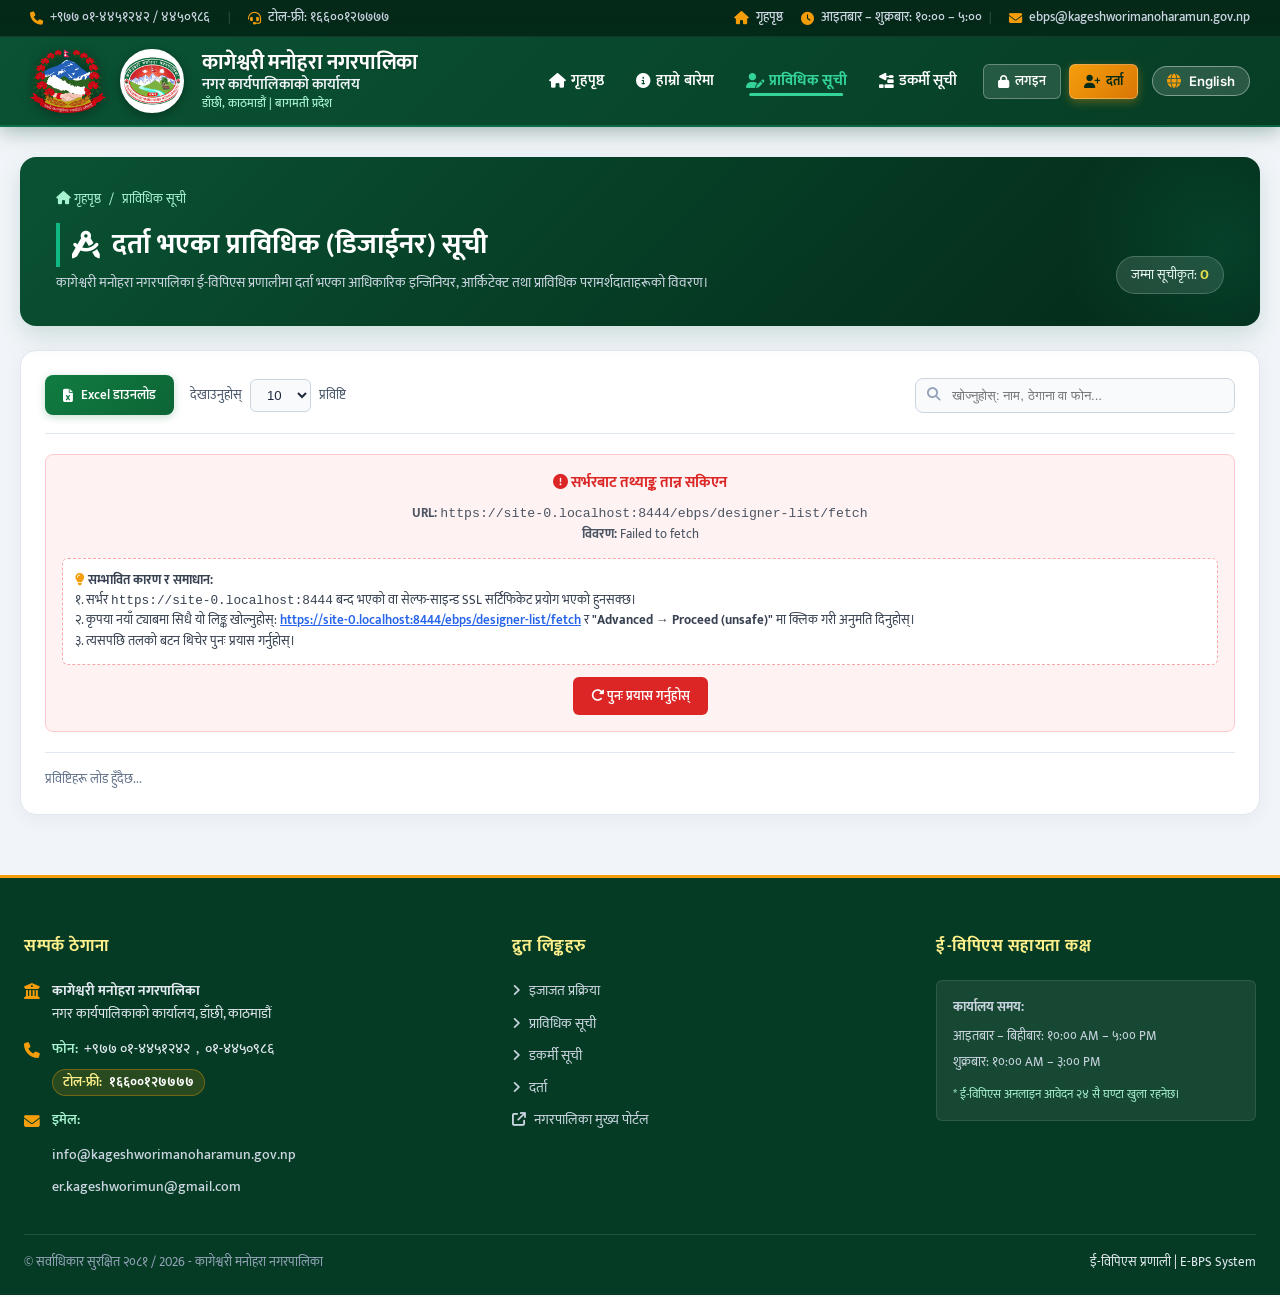
<file: pages/designer-list.html>
<!DOCTYPE html>
<html lang="ne">
<head>
  <meta charset="UTF-8">
  <meta name="viewport" content="width=device-width, initial-scale=1.0">
  <title>Designer Application Summary | कागेश्वरी मनोहरा नगरपालिका - E-BPS</title>
  
  <!-- SEO & OpenGraph Meta -->
  <meta name="description" content="कागेश्वरी मनोहरा नगरपालिका ई-विपिएस (E-BPS) प्रणालीमा दर्ता भएका इन्जिनियर, आर्किटेक्ट तथा प्राविधिक परामर्शदाताहरूको आधिकारिक सूची (Designer Application Summary)">
  <meta name="keywords" content="EBPS, Kageshwori Manohara, Designer List, Registered Engineers, Building Permit, Danchhi">
  <meta name="author" content="कागेश्वरी मनोहरा नगरपालिका">

  <!-- Favicon -->
  <link rel="icon" type="image/png" href="../images/nepal_sarkar_logo.png">

  <!-- Google Fonts: Mukta & Inter -->
  <link rel="preconnect" href="https://fonts.googleapis.com">
  <link rel="preconnect" href="https://fonts.gstatic.com" crossorigin>
  <link href="https://fonts.googleapis.com/css2?family=Mukta:wght@300;400;500;600;700;800&family=Inter:wght@400;500;600;700&display=swap" rel="stylesheet">

  <!-- Font Awesome 6 Pro / Free CDN -->
  <link rel="stylesheet" href="https://cdnjs.cloudflare.com/ajax/libs/font-awesome/6.5.1/css/all.min.css">

  <!-- Master Stylesheet -->
  <link rel="stylesheet" href="../css/style.css">
</head>
<body>

  <!-- ========================================================
       1. TOP EMERGENCY & QUICK CONTACT BAR
       ======================================================== -->
  <header class="top-bar">
    <div class="top-bar-container">
      <div class="top-bar-left">
        <a href="tel:014451242" class="top-item">
          <i class="fa-solid fa-phone"></i>
          <span data-i18n="topPhone">+९७७ ०१-४४५१२४२ / ४४५०९८६</span>
        </a>
        <span class="top-divider">|</span>
        <span class="top-item">
          <i class="fa-solid fa-headset"></i>
          <span data-i18n="topTollFree">टोल-फ्री: १६६००१२७७७७</span>
        </span>
      </div>

      <div class="top-bar-right">
        <a href="../index.html#home" class="top-item">
          <i class="fa-solid fa-house"></i>
          <span data-i18n="navHome">गृहपृष्ठ</span>
      <div class="top-bar-right">
        <span class="top-item">
          <i class="fa-solid fa-clock"></i>
          <span>आइतबार – शुक्रबार: १०:०० – ५:००</span>
        </span>
        <span class="top-divider">|</span>
        <a href="mailto:ebps@kageshworimanoharamun.gov.np" class="top-item">
          <i class="fa-solid fa-envelope"></i>
          <span>ebps@kageshworimanoharamun.gov.np</span>
        </a>
      </div>
    </div>
  </header>

  <!-- ========================================================
       2. MAIN NAVBAR & DUAL LOGO BRANDING
       ======================================================== -->
  <nav class="main-header" id="navbar">
    <div class="header-container">
      <!-- Dual Logos Brand Identity -->
      <a href="../index.html#home" class="brand-identity">
        <div class="logos-group">
          <!-- Nepal Government Emblem -->
          <img src="../images/nepal_sarkar_logo.png" alt="नेपाल सरकार" class="logo-nepal" title="नेपाल सरकार निशान छाप">
          <!-- Kageshwori Manohara Municipality Emblem -->
          <div class="logo-kageshwori-wrap" title="कागेश्वरी मनोहरा नगरपालिका">
            <img src="../images/kageshwori_logo.png" alt="कागेश्वरी मनोहरा नगरपालिका" class="logo-kageshwori">
          </div>
        </div>
        <div class="brand-text">
          <h1 class="gov-title" data-i18n="munTitle">कागेश्वरी मनोहरा नगरपालिका</h1>
          <span class="gov-office" data-i18n="munOffice">नगर कार्यपालिकाको कार्यालय</span>
          <span class="gov-location" data-i18n="munLocation">डाँछी, काठमाडौं | बागमती प्रदेश</span>
        </div>
      </a>

      <!-- Mobile Navigation Hamburger -->
      <button class="mobile-nav-toggle" id="mobileNavToggle" aria-label="नेभिगेसन खोल्नुहोस्">
        <i class="fa-solid fa-bars"></i>
      </button>

      <!-- Desktop & Mobile Navigation Links -->
      <div class="navbar-nav" id="navbarLinks">
        <!-- 1. Home -->
        <a href="../index.html#home" class="nav-link">
          <i class="fa-solid fa-house"></i>
          <span data-i18n="navHome">गृहपृष्ठ</span>
        </a>

        <!-- 2. About Us -->
        <a href="../index.html#about-ebps" class="nav-link">
          <i class="fa-solid fa-circle-info"></i>
          <span data-i18n="navAbout">हाम्रो बारेमा</span>
        </a>

        <!-- 3. Designer List (Active) -->
        <a href="designer-list.html" class="nav-link active">
          <i class="fa-solid fa-user-pen"></i>
          <span data-i18n="navDesigners">प्राविधिक सूची</span>
        </a>

        <!-- 4. Mason List -->
        <a href="mason-list.html" class="nav-link">
          <i class="fa-solid fa-trowel-bricks"></i>
          <span data-i18n="navMasons">डकर्मी सूची</span>
        </a>

        <!-- 5. Auth Buttons Group -->
        <div class="nav-auth-group">
          <a href="https://ebps.kageshworimanoharamun.gov.np/webui/" class="nav-btn-login">
            <i class="fa-solid fa-lock"></i>
            <span data-i18n="navLogin">लगइन</span>
          </a>
          <a href="register-designer.html" class="nav-btn-signup">
            <i class="fa-solid fa-user-plus"></i>
            <span data-i18n="navSignUp">दर्ता</span>
          </a>
        </div>

        <!-- 6. Language Switcher Button -->
        <button type="button" class="nav-lang-btn" id="langToggleBtn" title="भाषा परिवर्तन / Change Language">
          <i class="fa-solid fa-globe"></i>
          <span id="langBtnText">English</span>
        </button>
      </div>
    </div>
  </nav>

  <!-- ========================================================
       3. DESIGNER APPLICATION SUMMARY CONTENT
       ======================================================== -->
  <main class="designer-page-wrapper">
    <div class="designer-container">
      
      <!-- Top Banner with Breadcrumb & Stats -->
      <section class="designer-page-header">
        <div class="designer-breadcrumb">
          <a href="../index.html#home"><i class="fa-solid fa-house"></i> <span data-i18n="navHome">गृहपृष्ठ</span></a>
          <span>/</span>
          <span data-i18n="navDesigners">प्राविधिक सूची</span>
        </div>

        <div class="designer-page-title-row">
          <div>
            <h1 class="designer-main-title">
              <i class="fa-solid fa-compass-drafting"></i>
              <span data-i18n="designerMainTitle">दर्ता भएका प्राविधिक (डिजाईनर) सूची</span>
            </h1>
            <p class="designer-main-subtitle" data-i18n="designerMainSubtitle">
              कागेश्वरी मनोहरा नगरपालिका ई-विपिएस (E-BPS) प्रणालीमा दर्ता भएका आधिकारिक इन्जिनियर, आर्किटेक्ट तथा प्राविधिक परामर्शदाताहरूको विवरण।
            </p>
          </div>
          
          <div class="designer-badges-wrap">
            <div class="count-badge-wrap">
              <span data-i18n="designerTotalCountLabel">जम्मा सूचीकृत:</span> <strong id="totalCountBadge">0</strong>
            </div>
          </div>
        </div>
      </section>

      <!-- Main Data Card -->
      <div class="designer-report-card">
        
        <!-- Controls Toolbar -->
        <div class="designer-toolbar">
          <div class="toolbar-left">
            <button type="button" class="btn-export-excel" id="exportExcelBtn" title="Excel / CSV">
              <i class="fa-solid fa-file-excel"></i>
              <span data-i18n="btnExportExcelText">Excel डाउनलोड</span>
            </button>

            <div class="entries-wrap">
              <label for="entriesSelect" data-i18n="lblShow">देखाउनुहोस्</label>
              <select id="entriesSelect" class="entries-select">
                <option value="10">10</option>
                <option value="25">25</option>
                <option value="50">50</option>
                <option value="all" data-i18n="optAllEntries">सबै</option>
              </select>
              <span data-i18n="lblEntries">प्रविष्टि</span>
            </div>
          </div>

          <div class="toolbar-right">
            <div class="search-input-box">
              <i class="fa-solid fa-magnifying-glass search-icon-inside"></i>
              <input type="text" id="designerSearchInput" class="search-field" placeholder="खोज्नुहोस्: नाम, ठेगाना वा फोन..." data-i18n-placeholder="designerSearchPlaceholder">
              <button type="button" id="searchClearBtn" class="search-clear-btn" title="Clear search">
                <i class="fa-solid fa-xmark"></i>
              </button>
            </div>
          </div>
        </div>

        <!-- Loading Spinner -->
        <div id="designerLoader" class="designer-loader-wrap">
          <div class="designer-spinner"></div>
          <div data-i18n="designerLoadingText">प्राविधिक तथ्याङ्क लोड हुँदैछ...</div>
        </div>

        <!-- Error Notification (Hidden by default) -->
        <div id="designerErrorMessage" style="display: none; padding: 16px; background: #fef2f2; border: 1px solid #fecaca; color: #dc2626; border-radius: 8px; margin-bottom: 16px; text-align: center;"></div>

        <!-- Data Table Container -->
        <div class="designer-table-container" id="designerTableWrap" style="display: none;">
          <table class="designer-modern-table" id="designer-report-table">
            <thead>
              <tr>
                <th class="col-sn" data-i18n="thSN">क्र.सं.</th>
                <th class="col-photo" data-i18n="thPhoto">फोटो</th>
                <th class="col-name" data-i18n="thName">नाम</th>
                <th class="col-address" data-i18n="thAddress">ठेगाना</th>
                <th class="col-email" data-i18n="thEmail">इमेल</th>
                <th class="col-phone" data-i18n="thPhone">सम्पर्क फोन</th>
              </tr>
            </thead>
            <tbody id="designerTableBody">
              <!-- Dynamically populated rows -->
            </tbody>
          </table>

          <!-- Empty search result state -->
          <div id="tableEmptyState" class="table-empty-box">
            <i class="fa-regular fa-folder-open"></i>
            <h4 data-i18n="emptyTitle">कुनै प्राविधिक फेला परेन</h4>
            <p data-i18n="emptyDesc">खोजिएको शब्दसँग मिल्दो कुनै पनि विवरण भेटिएन।</p>
          </div>
        </div>

        <!-- Table Footer: Counter & Pagination -->
        <div class="table-footer-row">
          <div class="table-entries-info" id="tableEntriesInfo">
            प्रविष्टिहरू लोड हुँदैछ...
          </div>
          <div class="pagination-controls" id="paginationControls">
            <!-- Dynamic page buttons -->
          </div>
        </div>

      </div>

    </div>
  </main>

  <!-- ========================================================
       4. FOOTER SECTION
       ======================================================== -->
  <footer class="main-footer">
    <div class="footer-container">
      <!-- Col 1: Contact Information -->
      <div class="footer-col">
        <h4 class="footer-col-title" data-i18n="footerContactTitle">सम्पर्क ठेगाना</h4>
        <div class="footer-contact-list">
          <div class="footer-contact-item">
            <i class="fa-solid fa-building-columns"></i>
            <div>
              <strong>कागेश्वरी मनोहरा नगरपालिका</strong><br>
              <span data-i18n="footerAddress">नगर कार्यपालिकाको कार्यालय, डाँछी, काठमाडौं</span>
            </div>
          </div>
          <div class="footer-contact-item">
            <i class="fa-solid fa-phone"></i>
            <div class="footer-contact-details">
              <div class="contact-line">
                <span class="contact-label" data-i18n="footerPhoneLabel">फोन:</span>
                <a href="tel:014451242" class="footer-contact-link">+९७७ ०१-४४५१२४२</a>, 
                <a href="tel:014450986" class="footer-contact-link">०१-४४५०९८६</a>
              </div>
              <div class="footer-tollfree">
                <span class="tollfree-badge" data-i18n="footerTollFreeLabel">टोल-फ्री:</span>
                <a href="tel:16600127777" class="footer-contact-link tollfree-link">१६६००१२७७७७</a>
              </div>
            </div>
          </div>
          <div class="footer-contact-item">
            <i class="fa-solid fa-envelope"></i>
            <div class="footer-contact-details">
              <span class="contact-label" data-i18n="footerEmailLabel">इमेल:</span>
              <div class="footer-email-list">
                <a href="mailto:info@kageshworimanoharamun.gov.np" class="footer-contact-link email-link">info@kageshworimanoharamun.gov.np</a>
                <a href="mailto:er.kageshworimun@gmail.com" class="footer-contact-link email-link">er.kageshworimun@gmail.com</a>
              </div>
            </div>
          </div>
        </div>
      </div>

      <!-- Col 2: Quick Links -->
      <div class="footer-col">
        <h4 class="footer-col-title" data-i18n="footerLinksTitle">द्रुत लिङ्कहरु</h4>
        <ul class="footer-links-list">
          <li><a href="process-guide.html"><i class="fa-solid fa-angle-right"></i> <span data-i18n="dockPermitTitle">इजाजत प्रक्रिया</span></a></li>
          <li><a href="designer-list.html"><i class="fa-solid fa-angle-right"></i> <span data-i18n="navDesigners">प्राविधिक सूची</span></a></li>
          <li><a href="mason-list.html"><i class="fa-solid fa-angle-right"></i> <span data-i18n="navMasons">डकर्मी सूची</span></a></li>
          <li><a href="register-designer.html"><i class="fa-solid fa-angle-right"></i> <span data-i18n="navSignUp">प्राविधिक अनलाइन दर्ता</span></a></li>
          <li><a href="https://kageshworimanoharamun.gov.np" target="_blank"><i class="fa-solid fa-arrow-up-right-from-square"></i> नगरपालिका मुख्य पोर्टल</a></li>
        </ul>
      </div>

      <!-- Col 3: Support Hours & Emergency -->
      <div class="footer-col">
        <h4 class="footer-col-title" data-i18n="footerHelpdeskTitle">ई-विपिएस सहायता कक्ष</h4>
        <div class="footer-hours-box">
          <p style="margin-bottom: 8px;"><strong data-i18n="footerHoursTitle">कार्यालय समय:</strong></p>
          <p style="margin-bottom: 4px;" data-i18n="footerHours1">आइतबार – बिहीबार: १०:०० AM – ५:०० PM</p>
          <p style="margin-bottom: 12px;" data-i18n="footerHours2">शुक्रबार: १०:०० AM – ३:०० PM</p>
          <p style="font-size: 0.82rem; color: #a7f3d0;" data-i18n="footerNote247">
            * ई-विपिएस अनलाइन आवेदन २४ सै घण्टा खुला रहनेछ।
          </p>
        </div>
      </div>
    </div>

    <!-- Footer Copyright Bottom Strip -->
    <div class="footer-bottom">
      <div data-i18n="footerCopyright">
        © सर्वाधिकार सुरक्षित २०८१ / 2026 - कागेश्वरी मनोहरा नगरपालिका
      </div>
      <div class="footer-dev-credit">
        ई-विपिएस प्रणाली | E-BPS System
      </div>
    </div>
  </footer>

  <!-- Scripts -->
  <script src="../js/main.js?v=2.1"></script>
  <script src="../js/designer-list.js"></script>
</body>
</html>
</file>
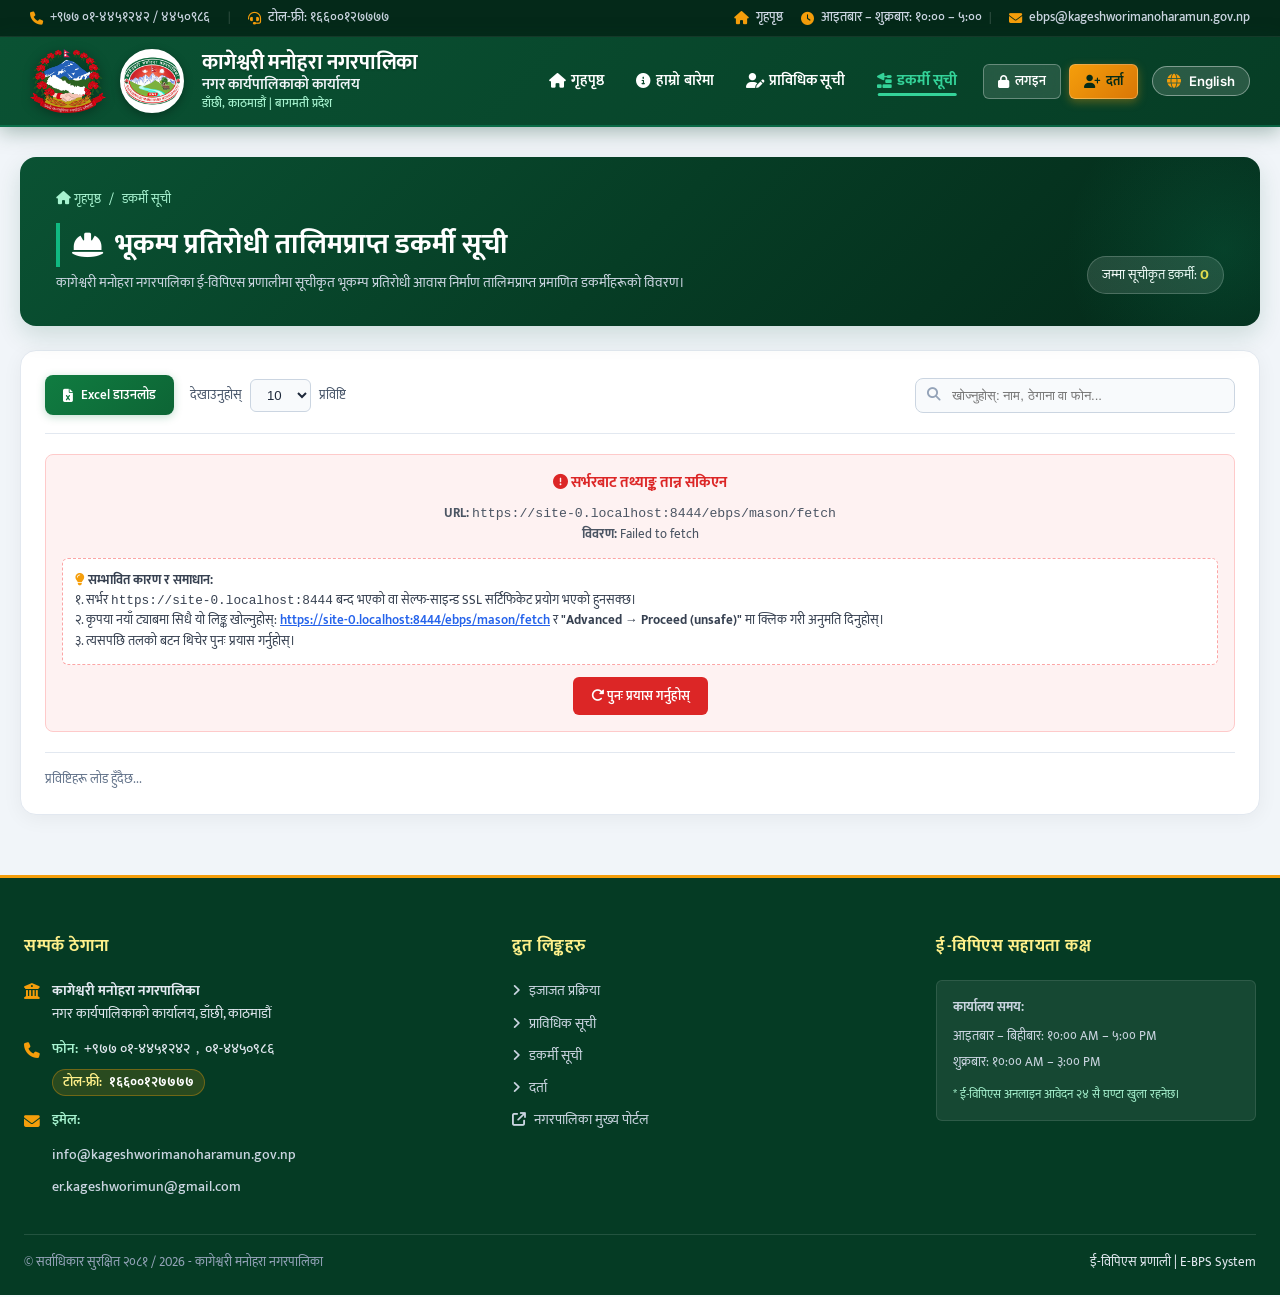
<file: pages/mason-list.html>
<!DOCTYPE html>
<html lang="ne">
<head>
  <meta charset="UTF-8">
  <meta name="viewport" content="width=device-width, initial-scale=1.0">
  <title>Certified Masons Directory | कागेश्वरी मनोहरा नगरपालिका - E-BPS</title>
  
  <!-- SEO & OpenGraph Meta -->
  <meta name="description" content="कागेश्वरी मनोहरा नगरपालिका ई-विपिएस (E-BPS) प्रणालीमा सूचीकृत भूकम्प प्रतिरोधी तालिमप्राप्त प्रमाणित डकर्मीहरूको आधिकारिक सूची">
  <meta name="keywords" content="EBPS, Kageshwori Manohara, Masons List, Certified Masons, Earthquake Resistant, Danchhi">
  <meta name="author" content="कागेश्वरी मनोहरा नगरपालिका">

  <!-- Favicon -->
  <link rel="icon" type="image/png" href="../images/nepal_sarkar_logo.png">

  <!-- Google Fonts: Mukta & Inter -->
  <link rel="preconnect" href="https://fonts.googleapis.com">
  <link rel="preconnect" href="https://fonts.gstatic.com" crossorigin>
  <link href="https://fonts.googleapis.com/css2?family=Mukta:wght@300;400;500;600;700;800&family=Inter:wght@400;500;600;700&display=swap" rel="stylesheet">

  <!-- Font Awesome 6 Pro / Free CDN -->
  <link rel="stylesheet" href="https://cdnjs.cloudflare.com/ajax/libs/font-awesome/6.5.1/css/all.min.css">

  <!-- Master Stylesheet -->
  <link rel="stylesheet" href="../css/style.css">
</head>
<body>

  <!-- ========================================================
       1. TOP EMERGENCY & QUICK CONTACT BAR
       ======================================================== -->
  <header class="top-bar">
    <div class="top-bar-container">
      <div class="top-bar-left">
        <a href="tel:014451242" class="top-item">
          <i class="fa-solid fa-phone"></i>
          <span data-i18n="topPhone">+९७७ ०१-४४५१२४२ / ४४५०९८६</span>
        </a>
        <span class="top-divider">|</span>
        <span class="top-item">
          <i class="fa-solid fa-headset"></i>
          <span data-i18n="topTollFree">टोल-फ्री: १६६००१२७७७७</span>
        </span>
      </div>

      <div class="top-bar-right">
        <a href="../index.html#home" class="top-item">
          <i class="fa-solid fa-house"></i>
          <span data-i18n="navHome">गृहपृष्ठ</span>
      <div class="top-bar-right">
        <span class="top-item">
          <i class="fa-solid fa-clock"></i>
          <span>आइतबार – शुक्रबार: १०:०० – ५:००</span>
        </span>
        <span class="top-divider">|</span>
        <a href="mailto:ebps@kageshworimanoharamun.gov.np" class="top-item">
          <i class="fa-solid fa-envelope"></i>
          <span>ebps@kageshworimanoharamun.gov.np</span>
        </a>
      </div>
    </div>
  </header>

  <!-- ========================================================
       2. MAIN NAVBAR & DUAL LOGO BRANDING
       ======================================================== -->
  <nav class="main-header" id="navbar">
    <div class="header-container">
      <!-- Dual Logos Brand Identity -->
      <a href="../index.html#home" class="brand-identity">
        <div class="logos-group">
          <!-- Nepal Government Emblem -->
          <img src="../images/nepal_sarkar_logo.png" alt="नेपाल सरकार" class="logo-nepal" title="नेपाल सरकार निशान छाप">
          <!-- Kageshwori Manohara Municipality Emblem -->
          <div class="logo-kageshwori-wrap" title="कागेश्वरी मनोहरा नगरपालिका">
            <img src="../images/kageshwori_logo.png" alt="कागेश्वरी मनोहरा नगरपालिका" class="logo-kageshwori">
          </div>
        </div>
        <div class="brand-text">
          <h1 class="gov-title" data-i18n="munTitle">कागेश्वरी मनोहरा नगरपालिका</h1>
          <span class="gov-office" data-i18n="munOffice">नगर कार्यपालिकाको कार्यालय</span>
          <span class="gov-location" data-i18n="munLocation">डाँछी, काठमाडौं | बागमती प्रदेश</span>
        </div>
      </a>

      <!-- Mobile Navigation Hamburger -->
      <button class="mobile-nav-toggle" id="mobileNavToggle" aria-label="नेभिगेसन खोल्नुहोस्">
        <i class="fa-solid fa-bars"></i>
      </button>

      <!-- Desktop & Mobile Navigation Links -->
      <div class="navbar-nav" id="navbarLinks">
        <!-- 1. Home -->
        <a href="../index.html#home" class="nav-link">
          <i class="fa-solid fa-house"></i>
          <span data-i18n="navHome">गृहपृष्ठ</span>
        </a>

        <!-- 2. About Us -->
        <a href="../index.html#about-ebps" class="nav-link">
          <i class="fa-solid fa-circle-info"></i>
          <span data-i18n="navAbout">हाम्रो बारेमा</span>
        </a>

        <!-- 3. Designer List -->
        <a href="designer-list.html" class="nav-link">
          <i class="fa-solid fa-user-pen"></i>
          <span data-i18n="navDesigners">प्राविधिक सूची</span>
        </a>

        <!-- 4. Mason List (Active) -->
        <a href="mason-list.html" class="nav-link active">
          <i class="fa-solid fa-trowel-bricks"></i>
          <span data-i18n="navMasons">डकर्मी सूची</span>
        </a>

        <!-- 5. Auth Buttons Group -->
        <div class="nav-auth-group">
          <a href="https://ebps.kageshworimanoharamun.gov.np/webui/" class="nav-btn-login">
            <i class="fa-solid fa-lock"></i>
            <span data-i18n="navLogin">लगइन</span>
          </a>
          <a href="register-designer.html" class="nav-btn-signup">
            <i class="fa-solid fa-user-plus"></i>
            <span data-i18n="navSignUp">दर्ता</span>
          </a>
        </div>

        <!-- 6. Language Switcher Button -->
        <button type="button" class="nav-lang-btn" id="langToggleBtn" title="भाषा परिवर्तन / Change Language">
          <i class="fa-solid fa-globe"></i>
          <span id="langBtnText">English</span>
        </button>
      </div>
    </div>
  </nav>

  <!-- ========================================================
       3. MASON DIRECTORY CONTENT
       ======================================================== -->
  <main class="designer-page-wrapper">
    <div class="designer-container">
      
      <!-- Top Banner with Breadcrumb & Stats -->
      <section class="designer-page-header">
        <div class="designer-breadcrumb">
          <a href="../index.html#home"><i class="fa-solid fa-house"></i> <span data-i18n="navHome">गृहपृष्ठ</span></a>
          <span>/</span>
          <span data-i18n="navMasons">डकर्मी सूची</span>
        </div>

        <div class="designer-page-title-row">
          <div>
            <h1 class="designer-main-title">
              <i class="fa-solid fa-helmet-safety"></i>
              <span data-i18n="masonMainTitle">भूकम्प प्रतिरोधी तालिमप्राप्त डकर्मी सूची</span>
            </h1>
            <p class="designer-main-subtitle" data-i18n="masonMainSubtitle">
              कागेश्वरी मनोहरा नगरपालिका ई-विपिएस प्रणालीमा सूचीकृत भूकम्प प्रतिरोधी आवास निर्माण तालिमप्राप्त प्रमाणित डकर्मीहरूको विवरण।
            </p>
          </div>
          
          <div class="designer-badges-wrap">
            <div class="count-badge-wrap">
              <span data-i18n="masonTotalCountLabel">जम्मा सूचीकृत डकर्मी:</span> <strong id="totalCountBadge">0</strong>
            </div>
          </div>
        </div>
      </section>

      <!-- Main Data Card -->
      <div class="designer-report-card">
        
        <!-- Controls Toolbar -->
        <div class="designer-toolbar">
          <div class="toolbar-left">
            <button type="button" class="btn-export-excel" id="exportExcelBtn" title="Excel / CSV">
              <i class="fa-solid fa-file-excel"></i>
              <span data-i18n="btnExportExcelText">Excel डाउनलोड</span>
            </button>

            <div class="entries-wrap">
              <label for="entriesSelect" data-i18n="lblShow">देखाउनुहोस्</label>
              <select id="entriesSelect" class="entries-select">
                <option value="10">10</option>
                <option value="25">25</option>
                <option value="50">50</option>
                <option value="all" data-i18n="optAllEntries">सबै</option>
              </select>
              <span data-i18n="lblEntries">प्रविष्टि</span>
            </div>
          </div>

          <div class="toolbar-right">
            <div class="search-input-box">
              <i class="fa-solid fa-magnifying-glass search-icon-inside"></i>
              <input type="text" id="masonSearchInput" class="search-field" placeholder="खोज्नुहोस्: नाम, ठेगाना वा फोन..." data-i18n-placeholder="masonSearchPlaceholder">
              <button type="button" id="searchClearBtn" class="search-clear-btn" title="Clear search">
                <i class="fa-solid fa-xmark"></i>
              </button>
            </div>
          </div>
        </div>

        <!-- Loading Spinner -->
        <div id="masonLoader" class="designer-loader-wrap">
          <div class="designer-spinner"></div>
          <div data-i18n="masonLoadingText">डकर्मी तथ्याङ्क लोड हुँदैछ...</div>
        </div>

        <!-- Error Notification (Hidden by default) -->
        <div id="masonErrorMessage" style="display: none; padding: 16px; background: #fef2f2; border: 1px solid #fecaca; color: #dc2626; border-radius: 8px; margin-bottom: 16px; text-align: center;"></div>

        <!-- Data Table Container -->
        <div class="designer-table-container" id="masonTableWrap" style="display: none;">
          <table class="designer-modern-table" id="mason-report-table">
            <thead>
              <tr>
                <th class="col-sn" data-i18n="thSN">क्र.सं.</th>
                <th class="col-photo" data-i18n="thPhoto">फोटो</th>
                <th class="col-name" data-i18n="thName">नाम</th>
                <th class="col-reg" data-i18n="thRegNo">नगरपालिका दर्ता नं.</th>
                <th class="col-address" data-i18n="thAddress">ठेगाना</th>
                <th class="col-phone" data-i18n="thPhone">सम्पर्क फोन</th>
              </tr>
            </thead>
            <tbody id="masonTableBody">
              <!-- Dynamically populated rows -->
            </tbody>
          </table>

          <!-- Empty search result state -->
          <div id="tableEmptyState" class="table-empty-box">
            <i class="fa-regular fa-folder-open"></i>
            <h4 data-i18n="emptyMasonTitle">कुनै डकर्मी फेला परेन</h4>
            <p data-i18n="emptyMasonDesc">खोजिएको शब्दसँग मिल्दो कुनै पनि विवरण भेटिएन।</p>
          </div>
        </div>

        <!-- Table Footer: Counter & Pagination -->
        <div class="table-footer-row">
          <div class="table-entries-info" id="tableEntriesInfo">
            प्रविष्टिहरू लोड हुँदैछ...
          </div>
          <div class="pagination-controls" id="paginationControls">
            <!-- Dynamic page buttons -->
          </div>
        </div>

      </div>

    </div>
  </main>

  <!-- ========================================================
       4. FOOTER SECTION
       ======================================================== -->
  <footer class="main-footer">
    <div class="footer-container">
      <!-- Col 1: Contact Information -->
      <div class="footer-col">
        <h4 class="footer-col-title" data-i18n="footerContactTitle">सम्पर्क ठेगाना</h4>
        <div class="footer-contact-list">
          <div class="footer-contact-item">
            <i class="fa-solid fa-building-columns"></i>
            <div>
              <strong>कागेश्वरी मनोहरा नगरपालिका</strong><br>
              <span data-i18n="footerAddress">नगर कार्यपालिकाको कार्यालय, डाँछी, काठमाडौं</span>
            </div>
          </div>
          <div class="footer-contact-item">
            <i class="fa-solid fa-phone"></i>
            <div class="footer-contact-details">
              <div class="contact-line">
                <span class="contact-label" data-i18n="footerPhoneLabel">फोन:</span>
                <a href="tel:014451242" class="footer-contact-link">+९७७ ०१-४४५१२४२</a>, 
                <a href="tel:014450986" class="footer-contact-link">०१-४४५०९८६</a>
              </div>
              <div class="footer-tollfree">
                <span class="tollfree-badge" data-i18n="footerTollFreeLabel">टोल-फ्री:</span>
                <a href="tel:16600127777" class="footer-contact-link tollfree-link">१६६००१२७७७७</a>
              </div>
            </div>
          </div>
          <div class="footer-contact-item">
            <i class="fa-solid fa-envelope"></i>
            <div class="footer-contact-details">
              <span class="contact-label" data-i18n="footerEmailLabel">इमेल:</span>
              <div class="footer-email-list">
                <a href="mailto:info@kageshworimanoharamun.gov.np" class="footer-contact-link email-link">info@kageshworimanoharamun.gov.np</a>
                <a href="mailto:er.kageshworimun@gmail.com" class="footer-contact-link email-link">er.kageshworimun@gmail.com</a>
              </div>
            </div>
          </div>
        </div>
      </div>

      <!-- Col 2: Quick Links -->
      <div class="footer-col">
        <h4 class="footer-col-title" data-i18n="footerLinksTitle">द्रुत लिङ्कहरु</h4>
        <ul class="footer-links-list">
          <li><a href="process-guide.html"><i class="fa-solid fa-angle-right"></i> <span data-i18n="dockPermitTitle">इजाजत प्रक्रिया</span></a></li>
          <li><a href="designer-list.html"><i class="fa-solid fa-angle-right"></i> <span data-i18n="navDesigners">प्राविधिक सूची</span></a></li>
          <li><a href="mason-list.html"><i class="fa-solid fa-angle-right"></i> <span data-i18n="navMasons">डकर्मी सूची</span></a></li>
          <li><a href="register-designer.html"><i class="fa-solid fa-angle-right"></i> <span data-i18n="navSignUp">प्राविधिक अनलाइन दर्ता</span></a></li>
          <li><a href="https://kageshworimanoharamun.gov.np" target="_blank"><i class="fa-solid fa-arrow-up-right-from-square"></i> नगरपालिका मुख्य पोर्टल</a></li>
        </ul>
      </div>

      <!-- Col 3: Support Hours & Emergency -->
      <div class="footer-col">
        <h4 class="footer-col-title" data-i18n="footerHelpdeskTitle">ई-विपिएस सहायता कक्ष</h4>
        <div class="footer-hours-box">
          <p style="margin-bottom: 8px;"><strong data-i18n="footerHoursTitle">कार्यालय समय:</strong></p>
          <p style="margin-bottom: 4px;" data-i18n="footerHours1">आइतबार – बिहीबार: १०:०० AM – ५:०० PM</p>
          <p style="margin-bottom: 12px;" data-i18n="footerHours2">शुक्रबार: १०:०० AM – ३:०० PM</p>
          <p style="font-size: 0.82rem; color: #a7f3d0;" data-i18n="footerNote247">
            * ई-विपिएस अनलाइन आवेदन २४ सै घण्टा खुला रहनेछ।
          </p>
        </div>
      </div>
    </div>

    <!-- Footer Copyright Bottom Strip -->
    <div class="footer-bottom">
      <div data-i18n="footerCopyright">
        © सर्वाधिकार सुरक्षित २०८१ / 2026 - कागेश्वरी मनोहरा नगरपालिका
      </div>
      <div class="footer-dev-credit">
        ई-विपिएस प्रणाली | E-BPS System
      </div>
    </div>
  </footer>

  <!-- Scripts -->
  <script src="../js/main.js?v=2.1"></script>
  <script src="../js/mason-list.js"></script>
</body>
</html>
</file>
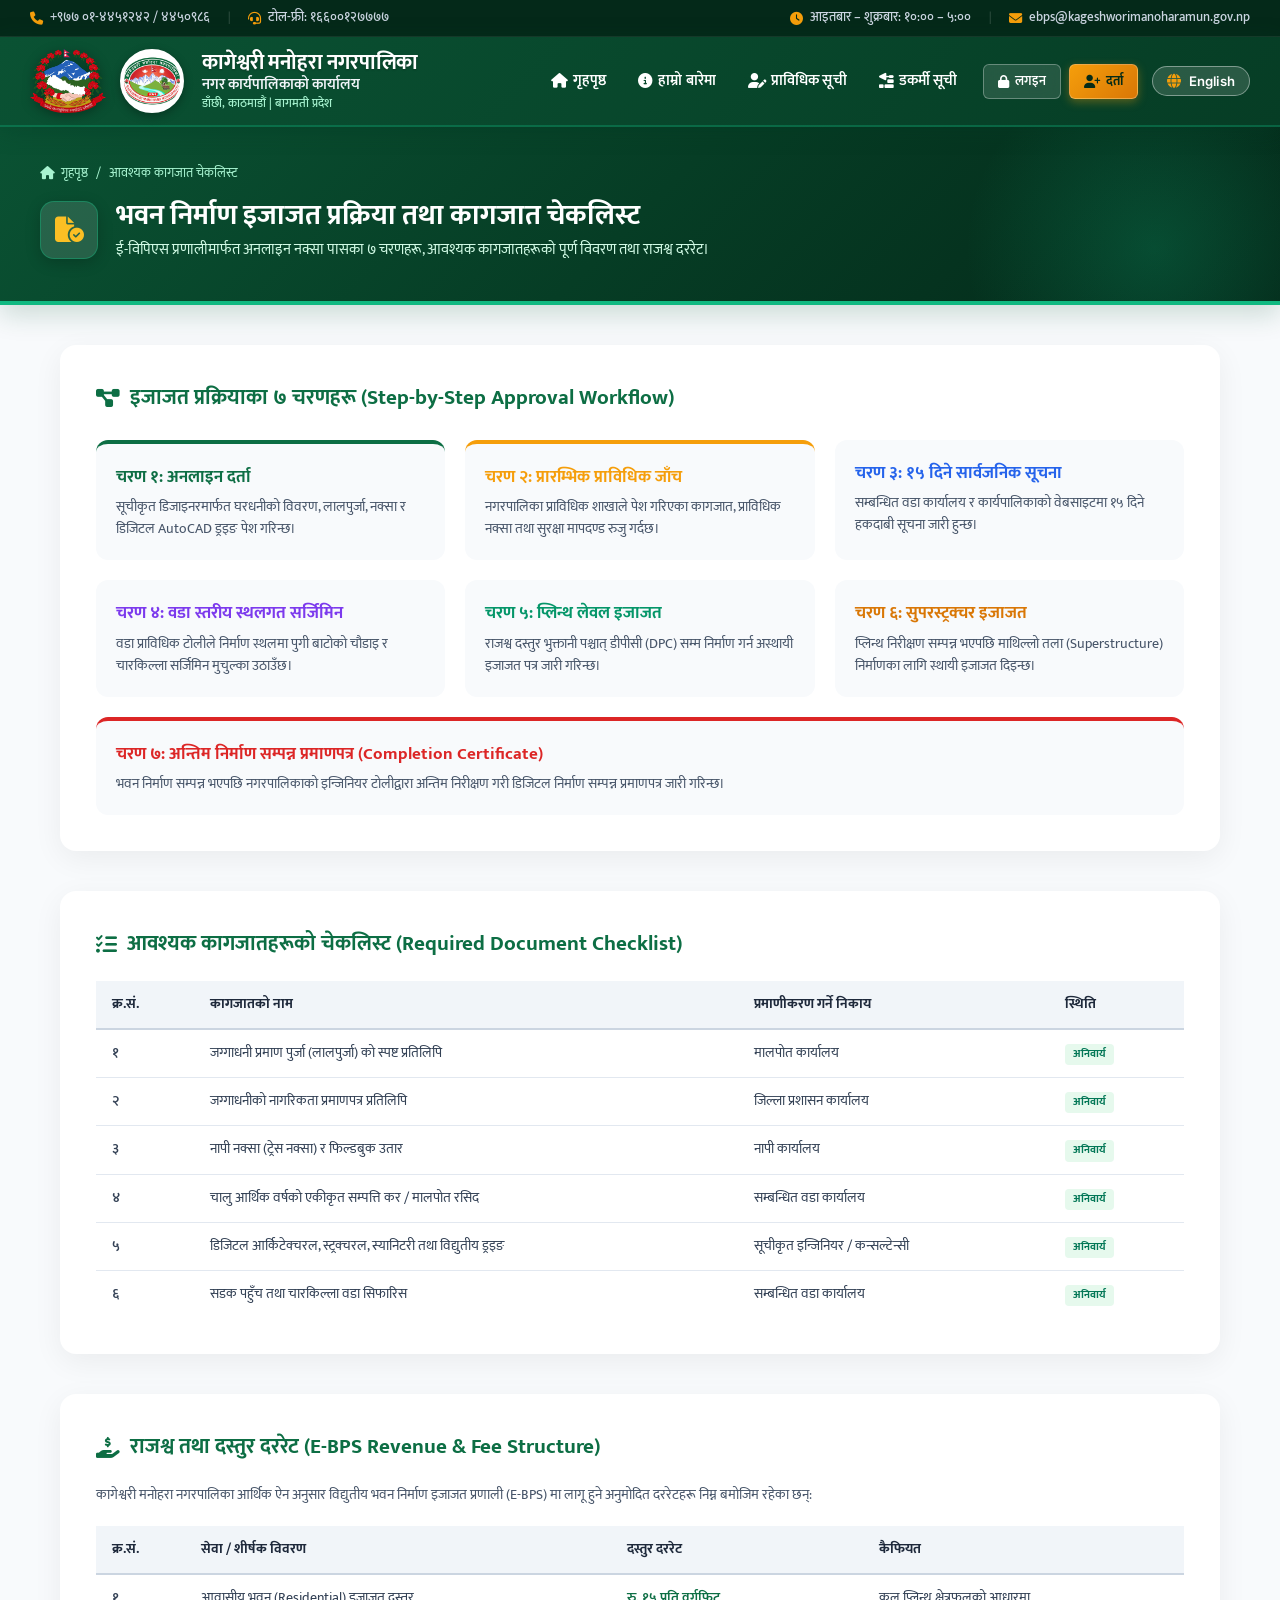
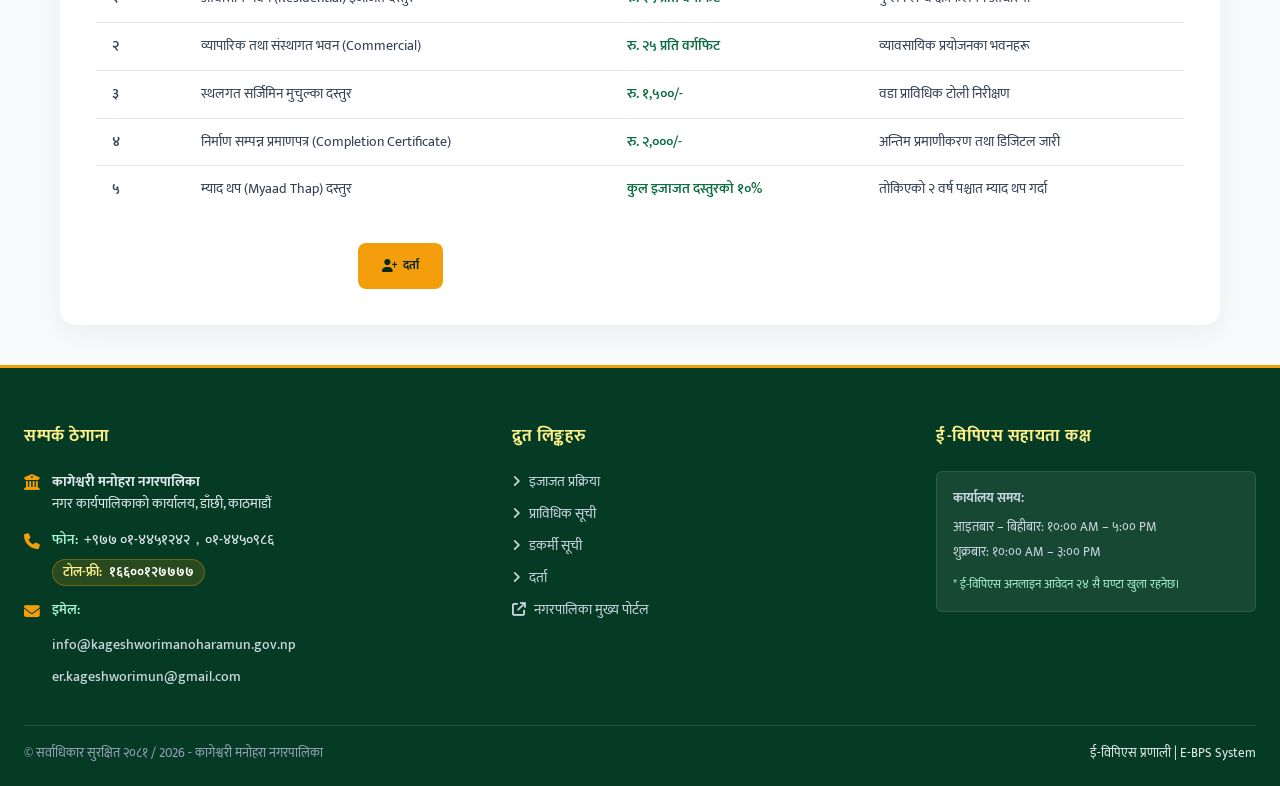
<file: pages/process-guide.html>
<!DOCTYPE html>
<html lang="ne">
<head>
  <meta charset="UTF-8">
  <meta name="viewport" content="width=device-width, initial-scale=1.0">
  <title>Permit Process & Checklist | कागेश्वरी मनोहरा नगरपालिका - E-BPS</title>
  
  <meta name="description" content="कागेश्वरी मनोहरा नगरपालिका भवन निर्माण इजाजत प्रक्रिया तथा आवश्यक कागजात चेकलिस्ट।">
  <meta name="keywords" content="EBPS, Permit Process, Document Checklist, Building Permit Steps, Kageshwori Manohara, Danchhi">
  <meta name="author" content="कागेश्वरी मनोहरा नगरपालिका">

  <!-- Favicon -->
  <link rel="icon" type="image/png" href="../images/nepal_sarkar_logo.png">

  <!-- Google Fonts -->
  <link rel="preconnect" href="https://fonts.googleapis.com">
  <link rel="preconnect" href="https://fonts.gstatic.com" crossorigin>
  <link href="https://fonts.googleapis.com/css2?family=Mukta:wght@300;400;500;600;700;800&family=Inter:wght@400;500;600;700&display=swap" rel="stylesheet">

  <!-- Font Awesome -->
  <link rel="stylesheet" href="https://cdnjs.cloudflare.com/ajax/libs/font-awesome/6.5.1/css/all.min.css">

  <!-- Master Stylesheet -->
  <link rel="stylesheet" href="../css/style.css">
</head>
<body>

  <!-- Scroll Progress Indicator -->
  <div id="scrollProgress"></div>

  <!-- Back to Top Floating Button -->
  <button id="backToTopBtn" aria-label="Scroll to top">
    <i class="fa-solid fa-arrow-up"></i>
  </button>

  <!-- ========================================================
       1. TOP UTILITY BAR
       ======================================================== -->
  <header class="top-bar">
    <div class="top-bar-container">
      <div class="top-bar-left">
        <a href="tel:014451242" class="top-item">
          <i class="fa-solid fa-phone"></i>
          <span data-i18n="topPhone">+९७७ ०१-४४५१२४२ / ४४५०९८६</span>
        </a>
        <span class="top-divider">|</span>
        <span class="top-item">
          <i class="fa-solid fa-headset"></i>
          <span data-i18n="topTollFree">टोल-फ्री: १६६००१२७७७७</span>
        </span>
      </div>

      <div class="top-bar-right">
        <span class="top-item">
          <i class="fa-solid fa-clock"></i>
          <span>आइतबार – शुक्रबार: १०:०० – ५:००</span>
        </span>
        <span class="top-divider">|</span>
        <a href="mailto:ebps@kageshworimanoharamun.gov.np" class="top-item">
          <i class="fa-solid fa-envelope"></i>
          <span>ebps@kageshworimanoharamun.gov.np</span>
        </a>
      </div>
    </div>
  </header>

  <!-- ========================================================
       2. MAIN NAVBAR & DUAL LOGO BRANDING
       ======================================================== -->
  <nav class="main-header" id="navbar">
    <div class="header-container">
      <a href="../index.html#home" class="brand-identity">
        <div class="logos-group">
          <img src="../images/nepal_sarkar_logo.png" alt="नेपाल सरकार" class="logo-nepal" title="नेपाल सरकार निशान छाप">
          <div class="logo-kageshwori-wrap" title="कागेश्वरी मनोहरा नगरपालिका">
            <img src="../images/kageshwori_logo.png" alt="कागेश्वरी मनोहरा नगरपालिका" class="logo-kageshwori">
          </div>
        </div>
        <div class="brand-text">
          <h1 class="gov-title" data-i18n="munTitle">कागेश्वरी मनोहरा नगरपालिका</h1>
          <span class="gov-office" data-i18n="munOffice">नगर कार्यपालिकाको कार्यालय</span>
          <span class="gov-location" data-i18n="munLocation">डाँछी, काठमाडौं | बागमती प्रदेश</span>
        </div>
      </a>

      <button class="mobile-nav-toggle" id="mobileNavToggle" aria-label="Toggle navigation">
        <i class="fa-solid fa-bars"></i>
      </button>

      <!-- Navigation Menu Items -->
      <div class="navbar-nav" id="navbarCollapse">
        <!-- 1. Home -->
        <a href="../index.html#home" class="nav-link">
          <i class="fa-solid fa-house"></i>
          <span data-i18n="navHome">गृहपृष्ठ</span>
        </a>

        <!-- 2. About Us -->
        <a href="../index.html#about-ebps" class="nav-link">
          <i class="fa-solid fa-circle-info"></i>
          <span data-i18n="navAbout">हाम्रो बारेमा</span>
        </a>

        <!-- 3. Designer List -->
        <a href="designer-list.html" class="nav-link">
          <i class="fa-solid fa-user-pen"></i>
          <span data-i18n="navDesigners">प्राविधिक सूची</span>
        </a>

        <!-- 4. Mason List -->
        <a href="mason-list.html" class="nav-link">
          <i class="fa-solid fa-trowel-bricks"></i>
          <span data-i18n="navMasons">डकर्मी सूची</span>
        </a>

        <!-- 5. Auth Buttons Group -->
        <div class="nav-auth-group">
          <a href="https://ebps.kageshworimanoharamun.gov.np/webui/" class="nav-btn-login">
            <i class="fa-solid fa-lock"></i>
            <span data-i18n="navLogin">लगइन</span>
          </a>
          <a href="register-designer.html" class="nav-btn-signup">
            <i class="fa-solid fa-user-plus"></i>
            <span data-i18n="navSignUp">दर्ता</span>
          </a>
        </div>

        <!-- 6. Language Switcher Button -->
        <button type="button" class="nav-lang-btn" id="langToggleBtn" title="भाषा परिवर्तन / Change Language">
          <i class="fa-solid fa-globe"></i>
          <span id="langBtnText">English</span>
        </button>
      </div>
    </div>
  </nav>

  <!-- ========================================================
       3. PAGE HEADER HERO BANNER
       ======================================================== -->
  <section class="list-page-header">
    <div class="list-header-container">
      <div class="breadcrumb-trail">
        <a href="../index.html#home"><i class="fa-solid fa-house"></i> <span data-i18n="navHome">गृहपृष्ठ</span></a>
        <span>/</span>
        <span data-i18n="docChecklist">आवश्यक कागजात चेकलिस्ट तथा प्रक्रिया</span>
      </div>

      <div class="list-title-wrap">
        <div class="list-icon-badge">
          <i class="fa-solid fa-file-circle-check"></i>
        </div>
        <div>
          <h1 class="list-page-heading">
            <span data-i18n="guidePageHeading">भवन निर्माण इजाजत प्रक्रिया तथा कागजात चेकलिस्ट</span>
          </h1>
          <p class="list-page-subheading" data-i18n="guidePageSubheading">
            ई-विपिएस प्रणालीमार्फत अनलाइन नक्सा पासका ७ चरणहरू, आवश्यक कागजातहरूको पूर्ण विवरण तथा राजश्व दररेट।
          </p>
        </div>
      </div>
    </div>
  </section>

  <!-- ========================================================
       4. MAIN CONTENT: 7 STEPS WORKFLOW & CHECKLIST
       ======================================================== -->
  <main class="list-content-section" style="max-width: 1200px; margin: 0 auto; padding: 40px 20px;">
    
    <!-- 7 Step Process Workflow Timeline -->
    <div style="background: white; border-radius: 16px; padding: 36px; box-shadow: 0 8px 30px rgba(0,0,0,0.06); margin-bottom: 40px;">
      <h3 style="font-size: 1.4rem; color: var(--primary-emerald); margin-bottom: 25px; display: flex; align-items: center; gap: 10px;">
        <i class="fa-solid fa-diagram-project"></i>
        <span data-i18n="workflowHeading">इजाजत प्रक्रियाका ७ चरणहरू (Step-by-Step Approval Workflow)</span>
      </h3>

      <div style="display: grid; grid-template-columns: repeat(auto-fit, minmax(280px, 1fr)); gap: 20px;">
        
        <div style="background: #f8fafc; border-radius: 12px; padding: 20px; border-top: 4px solid var(--primary-emerald);">
          <div style="font-weight: 700; color: var(--primary-emerald); font-size: 1.1rem; margin-bottom: 6px;" data-i18n="step1Title">चरण १: अनलाइन दर्ता</div>
          <p style="font-size: 0.92rem; color: #475569;" data-i18n="step1Desc">सूचीकृत डिजाइनरमार्फत घरधनीको विवरण, लालपुर्जा, नक्सा र डिजिटल AutoCAD ड्रइङ पेश गरिन्छ।</p>
        </div>

        <div style="background: #f8fafc; border-radius: 12px; padding: 20px; border-top: 4px solid var(--accent-gold);">
          <div style="font-weight: 700; color: var(--accent-gold); font-size: 1.1rem; margin-bottom: 6px;" data-i18n="step2Title">चरण २: प्रारम्भिक प्राविधिक जाँच</div>
          <p style="font-size: 0.92rem; color: #475569;" data-i18n="step2Desc">नगरपालिका प्राविधिक शाखाले पेश गरिएका कागजात, प्राविधिक नक्सा तथा सुरक्षा मापदण्ड रुजु गर्दछ।</p>
        </div>

        <div style="background: #f8fafc; border-radius: 12px; padding: 20px; border-top: 4px solid #2563eb);">
          <div style="font-weight: 700; color: #2563eb; font-size: 1.1rem; margin-bottom: 6px;" data-i18n="step3Title">चरण ३: १५ दिने सार्वजनिक सूचना</div>
          <p style="font-size: 0.92rem; color: #475569;" data-i18n="step3Desc">सम्बन्धित वडा कार्यालय र कार्यपालिकाको वेबसाइटमा १५ दिने हकदाबी सूचना जारी हुन्छ।</p>
        </div>

        <div style="background: #f8fafc; border-radius: 12px; padding: 20px; border-top: 4px solid #7c3aed);">
          <div style="font-weight: 700; color: #7c3aed; font-size: 1.1rem; margin-bottom: 6px;" data-i18n="step4Title">चरण ४: वडा स्तरीय स्थलगत सर्जिमिन</div>
          <p style="font-size: 0.92rem; color: #475569;" data-i18n="step4Desc">वडा प्राविधिक टोलीले निर्माण स्थलमा पुगी बाटोको चौडाइ र चारकिल्ला सर्जिमिन मुचुल्का उठाउँछ।</p>
        </div>

        <div style="background: #f8fafc; border-radius: 12px; padding: 20px; border-top: 4px solid #059669);">
          <div style="font-weight: 700; color: #059669; font-size: 1.1rem; margin-bottom: 6px;" data-i18n="step5Title">चरण ५: प्लिन्थ लेवल इजाजत</div>
          <p style="font-size: 0.92rem; color: #475569;" data-i18n="step5Desc">राजश्व दस्तुर भुक्तानी पश्चात् डीपीसी (DPC) सम्म निर्माण गर्न अस्थायी इजाजत पत्र जारी गरिन्छ।</p>
        </div>

        <div style="background: #f8fafc; border-radius: 12px; padding: 20px; border-top: 4px solid #d97706);">
          <div style="font-weight: 700; color: #d97706; font-size: 1.1rem; margin-bottom: 6px;" data-i18n="step6Title">चरण ६: सुपरस्ट्रक्चर इजाजत</div>
          <p style="font-size: 0.92rem; color: #475569;" data-i18n="step6Desc">प्लिन्थ निरीक्षण सम्पन्न भएपछि माथिल्लो तला (Superstructure) निर्माणका लागि स्थायी इजाजत दिइन्छ।</p>
        </div>

        <div style="background: #f8fafc; border-radius: 12px; padding: 20px; border-top: 4px solid #dc2626; grid-column: 1 / -1;">
          <div style="font-weight: 700; color: #dc2626; font-size: 1.1rem; margin-bottom: 6px;" data-i18n="step7Title">चरण ७: अन्तिम निर्माण सम्पन्न प्रमाणपत्र (Completion Certificate)</div>
          <p style="font-size: 0.92rem; color: #475569;" data-i18n="step7Desc">भवन निर्माण सम्पन्न भएपछि नगरपालिकाको इन्जिनियर टोलीद्वारा अन्तिम निरीक्षण गरी डिजिटल निर्माण सम्पन्न प्रमाणपत्र जारी गरिन्छ।</p>
        </div>

      </div>
    </div>

    <!-- Required Documents Checklist Table -->
    <div id="checklist" style="background: white; border-radius: 16px; padding: 36px; box-shadow: 0 8px 30px rgba(0,0,0,0.06); margin-bottom: 40px; scroll-margin-top: 110px;">
      <h3 style="font-size: 1.4rem; color: var(--primary-emerald); margin-bottom: 20px; display: flex; align-items: center; gap: 10px;">
        <i class="fa-solid fa-list-check"></i>
        <span data-i18n="checklistHeading">आवश्यक कागजातहरूको चेकलिस्ट (Required Document Checklist)</span>
      </h3>

      <div style="overflow-x: auto;">
        <table style="width: 100%; border-collapse: collapse; font-size: 0.95rem;">
          <thead>
            <tr style="background: #f1f5f9; color: #1e293b; text-align: left; border-bottom: 2px solid #cbd5e1;">
              <th style="padding: 12px 16px;" data-i18n="thDocSN">क्र.सं.</th>
              <th style="padding: 12px 16px;" data-i18n="thDocName">कागजातको नाम</th>
              <th style="padding: 12px 16px;" data-i18n="thDocAuthority">प्रमाणीकरण गर्ने निकाय</th>
              <th style="padding: 12px 16px;" data-i18n="thDocStatus">स्थिति</th>
            </tr>
          </thead>
          <tbody style="color: #334155;">
            <tr style="border-bottom: 1px solid #e2e8f0;">
              <td style="padding: 12px 16px; font-weight: 600;" data-i18n="sn1">१</td>
              <td style="padding: 12px 16px;" data-i18n="doc1Title">जग्गाधनी प्रमाण पुर्जा (लालपुर्जा) को स्पष्ट प्रतिलिपि</td>
              <td style="padding: 12px 16px;" data-i18n="doc1Auth">मालपोत कार्यालय</td>
              <td style="padding: 12px 16px;"><span class="preview-badge success" data-i18n="badgeMandatory">अनिवार्य</span></td>
            </tr>
            <tr style="border-bottom: 1px solid #e2e8f0;">
              <td style="padding: 12px 16px; font-weight: 600;" data-i18n="sn2">२</td>
              <td style="padding: 12px 16px;" data-i18n="doc2Title">जग्गाधनीको नागरिकता प्रमाणपत्र प्रतिलिपि</td>
              <td style="padding: 12px 16px;" data-i18n="doc2Auth">जिल्ला प्रशासन कार्यालय</td>
              <td style="padding: 12px 16px;"><span class="preview-badge success" data-i18n="badgeMandatory">अनिवार्य</span></td>
            </tr>
            <tr style="border-bottom: 1px solid #e2e8f0;">
              <td style="padding: 12px 16px; font-weight: 600;" data-i18n="sn3">३</td>
              <td style="padding: 12px 16px;" data-i18n="doc3Title">नापी नक्सा (ट्रेस नक्सा) र फिल्डबुक उतार</td>
              <td style="padding: 12px 16px;" data-i18n="doc3Auth">नापी कार्यालय</td>
              <td style="padding: 12px 16px;"><span class="preview-badge success" data-i18n="badgeMandatory">अनिवार्य</span></td>
            </tr>
            <tr style="border-bottom: 1px solid #e2e8f0;">
              <td style="padding: 12px 16px; font-weight: 600;" data-i18n="sn4">४</td>
              <td style="padding: 12px 16px;" data-i18n="doc4Title">चालु आर्थिक वर्षको एकीकृत सम्पत्ति कर / मालपोत रसिद</td>
              <td style="padding: 12px 16px;" data-i18n="doc4Auth">सम्बन्धित वडा कार्यालय</td>
              <td style="padding: 12px 16px;"><span class="preview-badge success" data-i18n="badgeMandatory">अनिवार्य</span></td>
            </tr>
            <tr style="border-bottom: 1px solid #e2e8f0;">
              <td style="padding: 12px 16px; font-weight: 600;" data-i18n="sn5">५</td>
              <td style="padding: 12px 16px;" data-i18n="doc5Title">डिजिटल आर्किटेक्चरल, स्ट्रक्चरल, स्यानिटरी तथा विद्युतीय ड्रइङ</td>
              <td style="padding: 12px 16px;" data-i18n="doc5Auth">सूचीकृत इन्जिनियर / कन्सल्टेन्सी</td>
              <td style="padding: 12px 16px;"><span class="preview-badge success" data-i18n="badgeMandatory">अनिवार्य</span></td>
            </tr>
            <tr>
              <td style="padding: 12px 16px; font-weight: 600;" data-i18n="sn6">६</td>
              <td style="padding: 12px 16px;" data-i18n="doc6Title">सडक पहुँच तथा चारकिल्ला वडा सिफारिस</td>
              <td style="padding: 12px 16px;" data-i18n="doc6Auth">सम्बन्धित वडा कार्यालय</td>
              <td style="padding: 12px 16px;"><span class="preview-badge success" data-i18n="badgeMandatory">अनिवार्य</span></td>
            </tr>
          </tbody>
        </table>
      </div>
    </div>

    <!-- Revenue & Fee Structure Table -->
    <div id="fees" style="background: white; border-radius: 16px; padding: 36px; box-shadow: 0 8px 30px rgba(0,0,0,0.06); scroll-margin-top: 110px;">
      <h3 style="font-size: 1.4rem; color: var(--primary-emerald); margin-bottom: 20px; display: flex; align-items: center; gap: 10px;">
        <i class="fa-solid fa-hand-holding-dollar"></i>
        <span data-i18n="feesHeading">राजश्व तथा दस्तुर दररेट (E-BPS Revenue & Fee Structure)</span>
      </h3>
      <p style="font-size: 0.94rem; color: #475569; margin-bottom: 20px; line-height: 1.6;" data-i18n="feesSubheading">
        कागेश्वरी मनोहरा नगरपालिका आर्थिक ऐन अनुसार विद्युतीय भवन निर्माण इजाजत प्रणाली (E-BPS) मा लागू हुने अनुमोदित दररेटहरू निम्न बमोजिम रहेका छन्:
      </p>

      <div style="overflow-x: auto;">
        <table style="width: 100%; border-collapse: collapse; font-size: 0.95rem;">
          <thead>
            <tr style="background: #f1f5f9; color: #1e293b; text-align: left; border-bottom: 2px solid #cbd5e1;">
              <th style="padding: 12px 16px;" data-i18n="thFeeSN">क्र.सं.</th>
              <th style="padding: 12px 16px;" data-i18n="thFeeService">सेवा / शीर्षक विवरण</th>
              <th style="padding: 12px 16px;" data-i18n="thFeeRate">दस्तुर दररेट</th>
              <th style="padding: 12px 16px;" data-i18n="thFeeRemarks">कैफियत</th>
            </tr>
          </thead>
          <tbody style="color: #334155;">
            <tr style="border-bottom: 1px solid #e2e8f0;">
              <td style="padding: 12px 16px; font-weight: 600;" data-i18n="sn1">१</td>
              <td style="padding: 12px 16px;" data-i18n="feeItem1">आवासीय भवन (Residential) इजाजत दस्तुर</td>
              <td style="padding: 12px 16px; font-weight: 600; color: var(--primary-emerald);" data-i18n="feeRate1">रु. १५ प्रति वर्गफिट</td>
              <td style="padding: 12px 16px;" data-i18n="feeNote1">कुल प्लिन्थ क्षेत्रफलको आधारमा</td>
            </tr>
            <tr style="border-bottom: 1px solid #e2e8f0;">
              <td style="padding: 12px 16px; font-weight: 600;" data-i18n="sn2">२</td>
              <td style="padding: 12px 16px;" data-i18n="feeItem2">व्यापारिक तथा संस्थागत भवन (Commercial)</td>
              <td style="padding: 12px 16px; font-weight: 600; color: var(--primary-emerald);" data-i18n="feeRate2">रु. २५ प्रति वर्गफिट</td>
              <td style="padding: 12px 16px;" data-i18n="feeNote2">व्यावसायिक प्रयोजनका भवनहरू</td>
            </tr>
            <tr style="border-bottom: 1px solid #e2e8f0;">
              <td style="padding: 12px 16px; font-weight: 600;" data-i18n="sn3">३</td>
              <td style="padding: 12px 16px;" data-i18n="feeItem3">स्थलगत सर्जिमिन मुचुल्का दस्तुर</td>
              <td style="padding: 12px 16px; font-weight: 600; color: var(--primary-emerald);" data-i18n="feeRate3">रु. १,५००/-</td>
              <td style="padding: 12px 16px;" data-i18n="feeNote3">वडा प्राविधिक टोली निरीक्षण</td>
            </tr>
            <tr style="border-bottom: 1px solid #e2e8f0;">
              <td style="padding: 12px 16px; font-weight: 600;" data-i18n="sn4">४</td>
              <td style="padding: 12px 16px;" data-i18n="feeItem4">निर्माण सम्पन्न प्रमाणपत्र (Completion Certificate)</td>
              <td style="padding: 12px 16px; font-weight: 600; color: var(--primary-emerald);" data-i18n="feeRate4">रु. २,०००/-</td>
              <td style="padding: 12px 16px;" data-i18n="feeNote4">अन्तिम प्रमाणीकरण तथा डिजिटल जारी</td>
            </tr>
            <tr>
              <td style="padding: 12px 16px; font-weight: 600;" data-i18n="sn5">५</td>
              <td style="padding: 12px 16px;" data-i18n="feeItem5">म्याद थप (Myaad Thap) दस्तुर</td>
              <td style="padding: 12px 16px; font-weight: 600; color: var(--primary-emerald);" data-i18n="feeRate5">कुल इजाजत दस्तुरको १०%</td>
              <td style="padding: 12px 16px;" data-i18n="feeNote5">तोकिएको २ वर्ष पश्चात म्याद थप गर्दा</td>
            </tr>
          </tbody>
        </table>
      </div>

      <div style="margin-top: 30px; display: flex; gap: 15px; flex-wrap: wrap;">
        <a href="https://ebps.kageshworimanoharamun.gov.np/webui/" class="btn-top-login" style="padding: 12px 24px; border-radius: 8px; text-decoration: none;">
          <i class="fa-solid fa-arrow-up-right-from-square"></i> <span data-i18n="btnLoginSystem">अनलाइन नक्सा पास प्रणाली लगइन गर्नुहोस्</span>
        </a>
        <a href="register-designer.html" class="btn-top-signup" style="padding: 12px 24px; border-radius: 8px; text-decoration: none;">
          <i class="fa-solid fa-user-plus"></i> <span data-i18n="navSignUp">प्राविधिक अनलाइन दर्ता</span>
        </a>
      </div>
    </div>

  </main>

  <!-- ========================================================
       5. MAIN FOOTER
       ======================================================== -->
  <footer class="main-footer">
    <div class="footer-container">
      <div class="footer-col">
        <h4 class="footer-col-title" data-i18n="footerContactTitle">सम्पर्क ठेगाना</h4>
        <div class="footer-contact-list">
          <div class="footer-contact-item">
            <i class="fa-solid fa-building-columns"></i>
            <div>
              <strong>कागेश्वरी मनोहरा नगरपालिका</strong><br>
              <span data-i18n="footerAddress">नगर कार्यपालिकाको कार्यालय, डाँछी, काठमाडौं</span>
            </div>
          </div>
          <div class="footer-contact-item">
            <i class="fa-solid fa-phone"></i>
            <div class="footer-contact-details">
              <div class="contact-line">
                <span class="contact-label" data-i18n="footerPhoneLabel">फोन:</span>
                <a href="tel:014451242" class="footer-contact-link">+९७७ ०१-४४५१२४२</a>, 
                <a href="tel:014450986" class="footer-contact-link">०१-४४५०९८६</a>
              </div>
              <div class="footer-tollfree">
                <span class="tollfree-badge" data-i18n="footerTollFreeLabel">टोल-फ्री:</span>
                <a href="tel:16600127777" class="footer-contact-link tollfree-link">१६६००१२७७७७</a>
              </div>
            </div>
          </div>
          <div class="footer-contact-item">
            <i class="fa-solid fa-envelope"></i>
            <div class="footer-contact-details">
              <span class="contact-label" data-i18n="footerEmailLabel">इमेल:</span>
              <div class="footer-email-list">
                <a href="mailto:info@kageshworimanoharamun.gov.np" class="footer-contact-link email-link">info@kageshworimanoharamun.gov.np</a>
                <a href="mailto:er.kageshworimun@gmail.com" class="footer-contact-link email-link">er.kageshworimun@gmail.com</a>
              </div>
            </div>
          </div>
        </div>
      </div>

      <div class="footer-col">
        <h4 class="footer-col-title" data-i18n="footerLinksTitle">द्रुत लिङ्कहरु</h4>
        <ul class="footer-links-list">
          <li><a href="process-guide.html"><i class="fa-solid fa-angle-right"></i> <span data-i18n="dockPermitTitle">इजाजत प्रक्रिया</span></a></li>
          <li><a href="designer-list.html"><i class="fa-solid fa-angle-right"></i> <span data-i18n="navDesigners">प्राविधिक सूची</span></a></li>
          <li><a href="mason-list.html"><i class="fa-solid fa-angle-right"></i> <span data-i18n="navMasons">डकर्मी सूची</span></a></li>
          <li><a href="register-designer.html"><i class="fa-solid fa-angle-right"></i> <span data-i18n="navSignUp">प्राविधिक अनलाइन दर्ता</span></a></li>
          <li><a href="https://kageshworimanoharamun.gov.np" target="_blank"><i class="fa-solid fa-arrow-up-right-from-square"></i> नगरपालिका मुख्य पोर्टल</a></li>
        </ul>
      </div>

      <div class="footer-col">
        <h4 class="footer-col-title" data-i18n="footerHelpdeskTitle">ई-विपिएस सहायता कक्ष</h4>
        <div class="footer-hours-box">
          <p style="margin-bottom: 8px;"><strong data-i18n="footerHoursTitle">कार्यालय समय:</strong></p>
          <p style="margin-bottom: 4px;" data-i18n="footerHours1">आइतबार – बिहीबार: १०:०० AM – ५:०० PM</p>
          <p style="margin-bottom: 12px;" data-i18n="footerHours2">शुक्रबार: १०:०० AM – ३:०० PM</p>
          <p style="font-size: 0.82rem; color: #a7f3d0;" data-i18n="footerNote247">
            * ई-विपिएस अनलाइन आवेदन २४ सै घण्टा खुला रहनेछ।
          </p>
        </div>
      </div>
    </div>

    <div class="footer-bottom">
      <div data-i18n="footerCopyright">
        © सर्वाधिकार सुरक्षित २०८१ / 2026 - कागेश्वरी मनोहरा नगरपालिका
      </div>
      <div class="footer-dev-credit">
        ई-विपिएस प्रणाली | E-BPS System
      </div>
    </div>
  </footer>

  <!-- Main JavaScript File -->
  <script src="../js/main.js?v=2.1"></script>
</body>
</html>
</file>
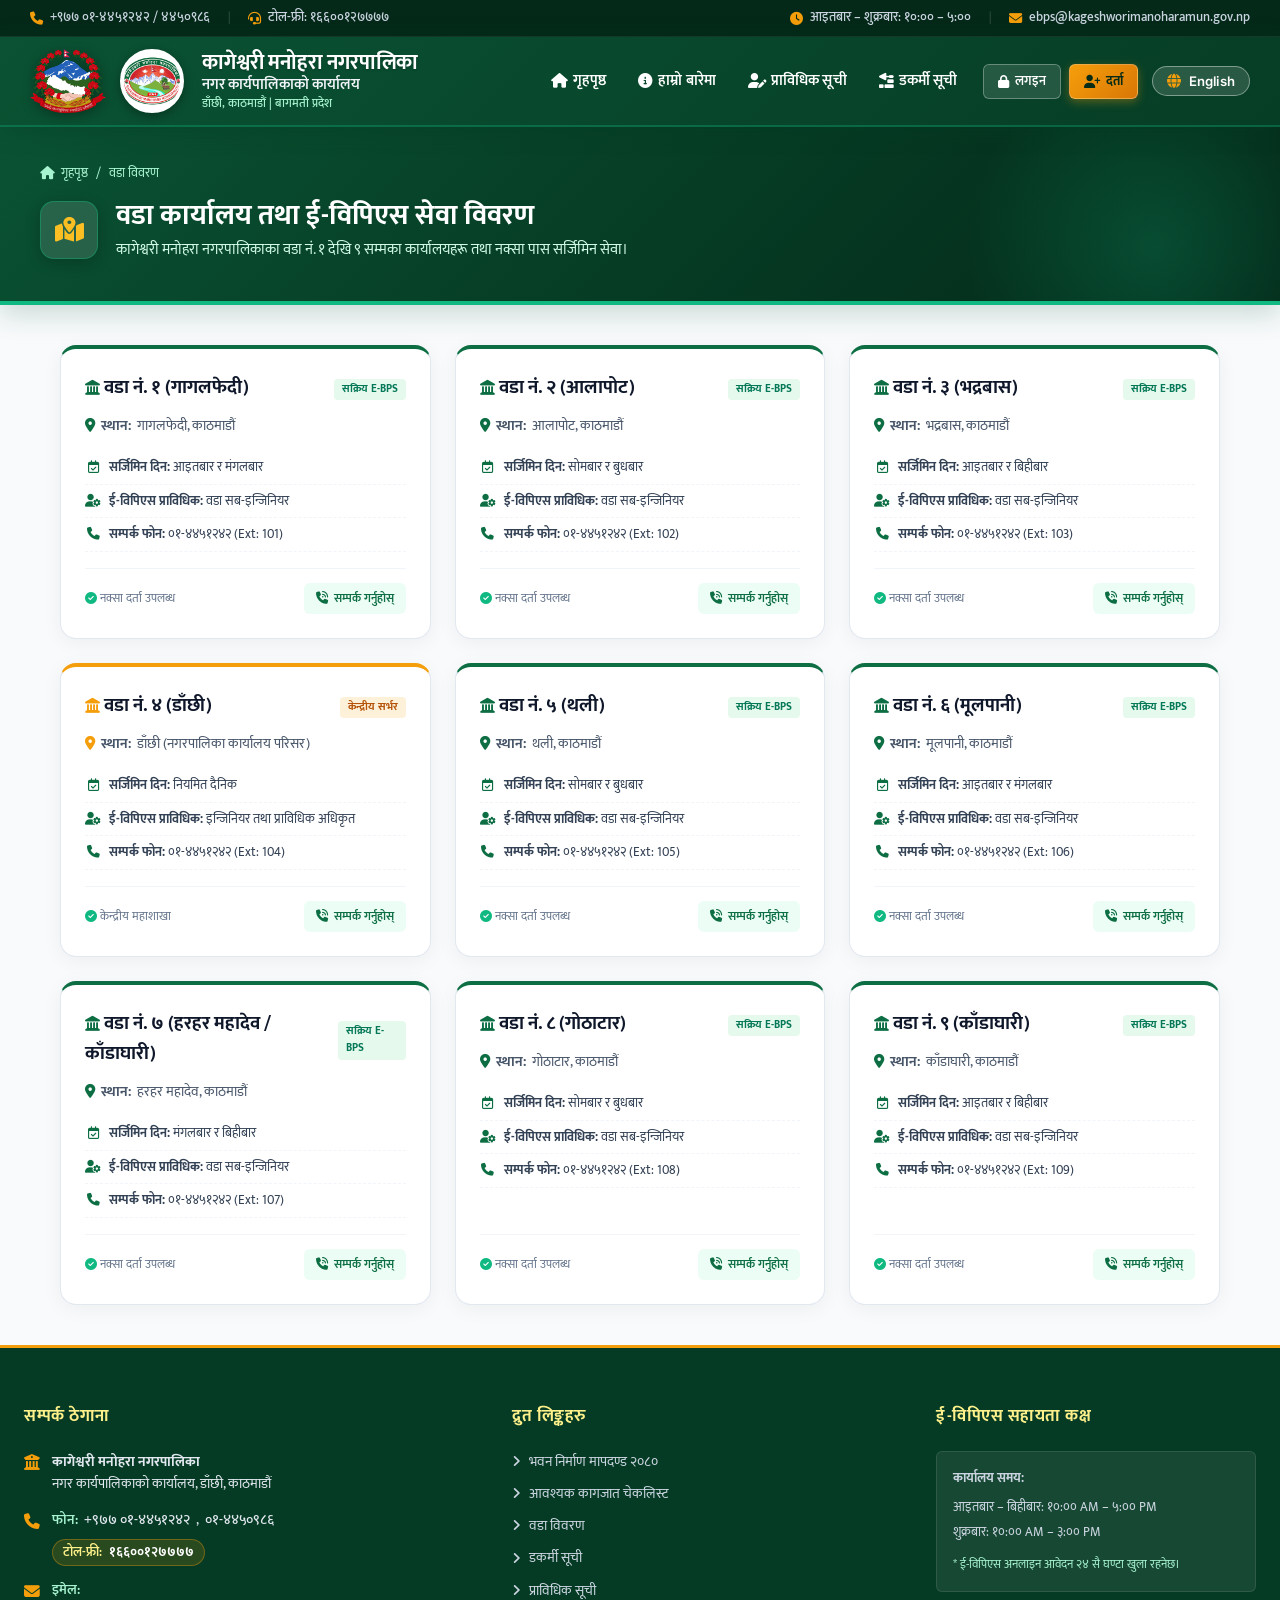
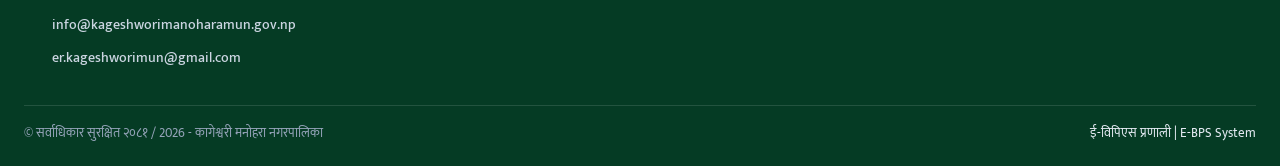
<file: pages/ward-info.html>
<!DOCTYPE html>
<html lang="ne">
<head>
  <meta charset="UTF-8">
  <meta name="viewport" content="width=device-width, initial-scale=1.0">
  <title>Ward Information | कागेश्वरी मनोहरा नगरपालिका - E-BPS</title>
  
  <meta name="description" content="कागेश्वरी मनोहरा नगरपालिकाका ९ वटै वडाहरूको ई-विपिएस (E-BPS) नक्सा पास सेवा तथा वडा प्राविधिक विवरण।">
  <meta name="keywords" content="EBPS, Ward Information, Kageshwori Manohara, Danchhi, Mulpani, Gothatar, Thali, Gagalphedi">
  <meta name="author" content="कागेश्वरी मनोहरा नगरपालिका">

  <!-- Favicon -->
  <link rel="icon" type="image/png" href="../images/nepal_sarkar_logo.png">

  <!-- Google Fonts -->
  <link rel="preconnect" href="https://fonts.googleapis.com">
  <link rel="preconnect" href="https://fonts.gstatic.com" crossorigin>
  <link href="https://fonts.googleapis.com/css2?family=Mukta:wght@300;400;500;600;700;800&family=Inter:wght@400;500;600;700&display=swap" rel="stylesheet">

  <!-- Font Awesome -->
  <link rel="stylesheet" href="https://cdnjs.cloudflare.com/ajax/libs/font-awesome/6.5.1/css/all.min.css">

  <!-- Master Stylesheet -->
  <link rel="stylesheet" href="../css/style.css">
</head>
<body>

  <!-- Scroll Progress Indicator -->
  <div id="scrollProgress"></div>

  <!-- Back to Top Floating Button -->
  <button id="backToTopBtn" aria-label="Scroll to top">
    <i class="fa-solid fa-arrow-up"></i>
  </button>

  <!-- ========================================================
       1. TOP UTILITY BAR
       ======================================================== -->
  <header class="top-bar">
    <div class="top-bar-container">
      <div class="top-bar-left">
        <a href="tel:014451242" class="top-item">
          <i class="fa-solid fa-phone"></i>
          <span data-i18n="topPhone">+९७७ ०१-४४५१२४२ / ४४५०९८६</span>
        </a>
        <span class="top-divider">|</span>
        <span class="top-item">
          <i class="fa-solid fa-headset"></i>
          <span data-i18n="topTollFree">टोल-फ्री: १६६००१२७७७७</span>
        </span>
      </div>

      <div class="top-bar-right">
        <span class="top-item">
          <i class="fa-solid fa-clock"></i>
          <span>आइतबार – शुक्रबार: १०:०० – ५:००</span>
        </span>
        <span class="top-divider">|</span>
        <a href="mailto:ebps@kageshworimanoharamun.gov.np" class="top-item">
          <i class="fa-solid fa-envelope"></i>
          <span>ebps@kageshworimanoharamun.gov.np</span>
        </a>
      </div>
    </div>
  </header>

  <!-- ========================================================
       2. MAIN NAVBAR & DUAL LOGO BRANDING
       ======================================================== -->
  <nav class="main-header" id="navbar">
    <div class="header-container">
      <a href="../index.html#home" class="brand-identity">
        <div class="logos-group">
          <img src="../images/nepal_sarkar_logo.png" alt="नेपाल सरकार" class="logo-nepal" title="नेपाल सरकार निशान छाप">
          <div class="logo-kageshwori-wrap" title="कागेश्वरी मनोहरा नगरपालिका">
            <img src="../images/kageshwori_logo.png" alt="कागेश्वरी मनोहरा नगरपालिका" class="logo-kageshwori">
          </div>
        </div>
        <div class="brand-text">
          <h1 class="gov-title" data-i18n="munTitle">कागेश्वरी मनोहरा नगरपालिका</h1>
          <span class="gov-office" data-i18n="munOffice">नगर कार्यपालिकाको कार्यालय</span>
          <span class="gov-location" data-i18n="munLocation">डाँछी, काठमाडौं | बागमती प्रदेश</span>
        </div>
      </a>

      <button class="mobile-nav-toggle" id="mobileNavToggle" aria-label="Toggle navigation">
        <i class="fa-solid fa-bars"></i>
      </button>

      <div class="navbar-nav" id="navbarCollapse">
        <!-- 1. Home -->
        <a href="../index.html#home" class="nav-link">
          <i class="fa-solid fa-house"></i>
          <span data-i18n="navHome">गृहपृष्ठ</span>
        </a>

        <!-- 2. About Us -->
        <a href="../index.html#about-ebps" class="nav-link">
          <i class="fa-solid fa-circle-info"></i>
          <span data-i18n="navAbout">हाम्रो बारेमा</span>
        </a>

        <!-- 3. Designer List -->
        <a href="designer-list.html" class="nav-link">
          <i class="fa-solid fa-user-pen"></i>
          <span data-i18n="navDesigners">प्राविधिक सूची</span>
        </a>

        <!-- 4. Mason List -->
        <a href="mason-list.html" class="nav-link">
          <i class="fa-solid fa-trowel-bricks"></i>
          <span data-i18n="navMasons">डकर्मी सूची</span>
        </a>

        <!-- 5. Auth Buttons Group -->
        <div class="nav-auth-group">
          <a href="https://ebps.kageshworimanoharamun.gov.np/webui/" class="nav-btn-login">
            <i class="fa-solid fa-lock"></i>
            <span data-i18n="navLogin">लगइन</span>
          </a>
          <a href="register-designer.html" class="nav-btn-signup">
            <i class="fa-solid fa-user-plus"></i>
            <span data-i18n="navSignUp">दर्ता</span>
          </a>
        </div>

        <!-- 6. Language Switcher Button -->
        <button type="button" class="nav-lang-btn" id="langToggleBtn" title="भाषा परिवर्तन / Change Language">
          <i class="fa-solid fa-globe"></i>
          <span id="langBtnText">English</span>
        </button>
      </div>
    </div>
  </nav>

  <!-- ========================================================
       3. PAGE HEADER HERO BANNER
       ======================================================== -->
  <section class="list-page-header">
    <div class="list-header-container">
      <div class="breadcrumb-trail">
        <a href="../index.html#home"><i class="fa-solid fa-house"></i> <span data-i18n="navHome">गृहपृष्ठ</span></a>
        <span>/</span>
        <span data-i18n="navWard">वडा विवरण</span>
      </div>

      <div class="list-title-wrap">
        <div class="list-icon-badge">
          <i class="fa-solid fa-map-location-dot"></i>
        </div>
        <div>
          <h1 class="list-page-heading">
            <span data-i18n="wardPageHeading">वडा कार्यालय तथा ई-विपिएस सेवा विवरण</span>
          </h1>
          <p class="list-page-subheading" data-i18n="wardPageSubheading">
            कागेश्वरी मनोहरा नगरपालिकाका वडा नं. १ देखि ९ सम्मका कार्यालयहरू तथा नक्सा पास सर्जिमिन सेवा।
          </p>
        </div>
      </div>
    </div>
  </section>

  <!-- ========================================================
       4. 9 WARDS GRID DIRECTORY
       ======================================================== -->
  <main class="list-content-section" style="max-width: 1200px; margin: 0 auto; padding: 40px 20px;">
    
    <div class="ward-grid-container">
      
      <!-- Ward 1 -->
      <div class="ward-card" id="ward-1">
        <div class="ward-header">
          <h3 class="ward-title"><i class="fa-solid fa-landmark" style="color: var(--primary-emerald); font-size: 1rem;"></i> <span data-i18n="ward1Title">वडा नं. १ (गागलफेदी)</span></h3>
          <span class="preview-badge success" data-i18n="wardActiveBadge">सक्रिय E-BPS</span>
        </div>
        <p class="ward-location"><i class="fa-solid fa-location-dot" style="color: var(--primary-emerald);"></i> <strong data-i18n="lblLocation">स्थान:</strong> <span data-i18n="ward1Loc">गागलफेदी, काठमाडौं</span></p>
        <ul class="ward-details-list">
          <li><i class="fa-regular fa-calendar-check"></i> <div><strong data-i18n="lblSarjaminDay">सर्जिमिन दिन:</strong> <span data-i18n="ward1Days">आइतबार र मंगलबार</span></div></li>
          <li><i class="fa-solid fa-user-gear"></i> <div><strong data-i18n="lblEbpsTech">ई-विपिएस प्राविधिक:</strong> <span data-i18n="wardSubEng">वडा सब-इन्जिनियर</span></div></li>
          <li><i class="fa-solid fa-phone"></i> <div><strong data-i18n="lblContactPhone">सम्पर्क फोन:</strong> <span data-i18n="ward1Phone">०१-४४५१२४२ (Ext: 101)</span></div></li>
        </ul>
        <div class="ward-action-row">
          <span style="font-size: 0.8rem; color: #64748b;"><i class="fa-solid fa-circle-check" style="color: #10b981;"></i> <span data-i18n="wardPermitAvail">नक्सा दर्ता उपलब्ध</span></span>
          <a href="tel:014451242" class="ward-call-btn"><i class="fa-solid fa-phone-volume"></i> <span data-i18n="btnContactWard">सम्पर्क गर्नुहोस्</span></a>
        </div>
      </div>

      <!-- Ward 2 -->
      <div class="ward-card" id="ward-2">
        <div class="ward-header">
          <h3 class="ward-title"><i class="fa-solid fa-landmark" style="color: var(--primary-emerald); font-size: 1rem;"></i> <span data-i18n="ward2Title">वडा नं. २ (आलापोट)</span></h3>
          <span class="preview-badge success" data-i18n="wardActiveBadge">सक्रिय E-BPS</span>
        </div>
        <p class="ward-location"><i class="fa-solid fa-location-dot" style="color: var(--primary-emerald);"></i> <strong data-i18n="lblLocation">स्थान:</strong> <span data-i18n="ward2Loc">आलापोट, काठमाडौं</span></p>
        <ul class="ward-details-list">
          <li><i class="fa-regular fa-calendar-check"></i> <div><strong data-i18n="lblSarjaminDay">सर्जिमिन दिन:</strong> <span data-i18n="ward2Days">सोमबार र बुधबार</span></div></li>
          <li><i class="fa-solid fa-user-gear"></i> <div><strong data-i18n="lblEbpsTech">ई-विपिएस प्राविधिक:</strong> <span data-i18n="wardSubEng">वडा सब-इन्जिनियर</span></div></li>
          <li><i class="fa-solid fa-phone"></i> <div><strong data-i18n="lblContactPhone">सम्पर्क फोन:</strong> <span data-i18n="ward2Phone">०१-४४५१२४२ (Ext: 102)</span></div></li>
        </ul>
        <div class="ward-action-row">
          <span style="font-size: 0.8rem; color: #64748b;"><i class="fa-solid fa-circle-check" style="color: #10b981;"></i> <span data-i18n="wardPermitAvail">नक्सा दर्ता उपलब्ध</span></span>
          <a href="tel:014451242" class="ward-call-btn"><i class="fa-solid fa-phone-volume"></i> <span data-i18n="btnContactWard">सम्पर्क गर्नुहोस्</span></a>
        </div>
      </div>

      <!-- Ward 3 -->
      <div class="ward-card" id="ward-3">
        <div class="ward-header">
          <h3 class="ward-title"><i class="fa-solid fa-landmark" style="color: var(--primary-emerald); font-size: 1rem;"></i> <span data-i18n="ward3Title">वडा नं. ३ (भद्रबास)</span></h3>
          <span class="preview-badge success" data-i18n="wardActiveBadge">सक्रिय E-BPS</span>
        </div>
        <p class="ward-location"><i class="fa-solid fa-location-dot" style="color: var(--primary-emerald);"></i> <strong data-i18n="lblLocation">स्थान:</strong> <span data-i18n="ward3Loc">भद्रबास, काठमाडौं</span></p>
        <ul class="ward-details-list">
          <li><i class="fa-regular fa-calendar-check"></i> <div><strong data-i18n="lblSarjaminDay">सर्जिमिन दिन:</strong> <span data-i18n="ward3Days">आइतबार र बिहीबार</span></div></li>
          <li><i class="fa-solid fa-user-gear"></i> <div><strong data-i18n="lblEbpsTech">ई-विपिएस प्राविधिक:</strong> <span data-i18n="wardSubEng">वडा सब-इन्जिनियर</span></div></li>
          <li><i class="fa-solid fa-phone"></i> <div><strong data-i18n="lblContactPhone">सम्पर्क फोन:</strong> <span data-i18n="ward3Phone">०१-४४५१२४२ (Ext: 103)</span></div></li>
        </ul>
        <div class="ward-action-row">
          <span style="font-size: 0.8rem; color: #64748b;"><i class="fa-solid fa-circle-check" style="color: #10b981;"></i> <span data-i18n="wardPermitAvail">नक्सा दर्ता उपलब्ध</span></span>
          <a href="tel:014451242" class="ward-call-btn"><i class="fa-solid fa-phone-volume"></i> <span data-i18n="btnContactWard">सम्पर्क गर्नुहोस्</span></a>
        </div>
      </div>

      <!-- Ward 4 -->
      <div class="ward-card" id="ward-4" style="border-top-color: var(--accent-gold);">
        <div class="ward-header">
          <h3 class="ward-title"><i class="fa-solid fa-landmark" style="color: var(--accent-gold); font-size: 1rem;"></i> <span data-i18n="ward4Title">वडा नं. ४ (डाँछी)</span></h3>
          <span class="preview-badge success" style="background: rgba(245, 158, 11, 0.15); color: #b45309;" data-i18n="wardCentralBadge">केन्द्रीय सर्भर</span>
        </div>
        <p class="ward-location"><i class="fa-solid fa-location-dot" style="color: var(--accent-gold);"></i> <strong data-i18n="lblLocation">स्थान:</strong> <span data-i18n="ward4Loc">डाँछी (नगरपालिका कार्यालय परिसर)</span></p>
        <ul class="ward-details-list">
          <li><i class="fa-regular fa-calendar-check"></i> <div><strong data-i18n="lblSarjaminDay">सर्जिमिन दिन:</strong> <span data-i18n="ward4Days">नियमित दैनिक</span></div></li>
          <li><i class="fa-solid fa-user-gear"></i> <div><strong data-i18n="lblEbpsTech">ई-विपिएस प्राविधिक:</strong> <span data-i18n="ward4Staff">इन्जिनियर तथा प्राविधिक अधिकृत</span></div></li>
          <li><i class="fa-solid fa-phone"></i> <div><strong data-i18n="lblContactPhone">सम्पर्क फोन:</strong> <span data-i18n="ward4Phone">०१-४४५१२४२ (Ext: 104)</span></div></li>
        </ul>
        <div class="ward-action-row">
          <span style="font-size: 0.8rem; color: #64748b;"><i class="fa-solid fa-circle-check" style="color: #10b981;"></i> <span data-i18n="wardCentralDiv">केन्द्रीय महाशाखा</span></span>
          <a href="tel:014451242" class="ward-call-btn"><i class="fa-solid fa-phone-volume"></i> <span data-i18n="btnContactWard">सम्पर्क गर्नुहोस्</span></a>
        </div>
      </div>

      <!-- Ward 5 -->
      <div class="ward-card" id="ward-5">
        <div class="ward-header">
          <h3 class="ward-title"><i class="fa-solid fa-landmark" style="color: var(--primary-emerald); font-size: 1rem;"></i> <span data-i18n="ward5Title">वडा नं. ५ (थली)</span></h3>
          <span class="preview-badge success" data-i18n="wardActiveBadge">सक्रिय E-BPS</span>
        </div>
        <p class="ward-location"><i class="fa-solid fa-location-dot" style="color: var(--primary-emerald);"></i> <strong data-i18n="lblLocation">स्थान:</strong> <span data-i18n="ward5Loc">थली, काठमाडौं</span></p>
        <ul class="ward-details-list">
          <li><i class="fa-regular fa-calendar-check"></i> <div><strong data-i18n="lblSarjaminDay">सर्जिमिन दिन:</strong> <span data-i18n="ward5Days">सोमबार र बुधबार</span></div></li>
          <li><i class="fa-solid fa-user-gear"></i> <div><strong data-i18n="lblEbpsTech">ई-विपिएस प्राविधिक:</strong> <span data-i18n="wardSubEng">वडा सब-इन्जिनियर</span></div></li>
          <li><i class="fa-solid fa-phone"></i> <div><strong data-i18n="lblContactPhone">सम्पर्क फोन:</strong> <span data-i18n="ward5Phone">०१-४४५१२४२ (Ext: 105)</span></div></li>
        </ul>
        <div class="ward-action-row">
          <span style="font-size: 0.8rem; color: #64748b;"><i class="fa-solid fa-circle-check" style="color: #10b981;"></i> <span data-i18n="wardPermitAvail">नक्सा दर्ता उपलब्ध</span></span>
          <a href="tel:014451242" class="ward-call-btn"><i class="fa-solid fa-phone-volume"></i> <span data-i18n="btnContactWard">सम्पर्क गर्नुहोस्</span></a>
        </div>
      </div>

      <!-- Ward 6 -->
      <div class="ward-card" id="ward-6">
        <div class="ward-header">
          <h3 class="ward-title"><i class="fa-solid fa-landmark" style="color: var(--primary-emerald); font-size: 1rem;"></i> <span data-i18n="ward6Title">वडा नं. ६ (मूलपानी)</span></h3>
          <span class="preview-badge success" data-i18n="wardActiveBadge">सक्रिय E-BPS</span>
        </div>
        <p class="ward-location"><i class="fa-solid fa-location-dot" style="color: var(--primary-emerald);"></i> <strong data-i18n="lblLocation">स्थान:</strong> <span data-i18n="ward6Loc">मूलपानी, काठमाडौं</span></p>
        <ul class="ward-details-list">
          <li><i class="fa-regular fa-calendar-check"></i> <div><strong data-i18n="lblSarjaminDay">सर्जिमिन दिन:</strong> <span data-i18n="ward6Days">आइतबार र मंगलबार</span></div></li>
          <li><i class="fa-solid fa-user-gear"></i> <div><strong data-i18n="lblEbpsTech">ई-विपिएस प्राविधिक:</strong> <span data-i18n="wardSubEng">वडा सब-इन्जिनियर</span></div></li>
          <li><i class="fa-solid fa-phone"></i> <div><strong data-i18n="lblContactPhone">सम्पर्क फोन:</strong> <span data-i18n="ward6Phone">०१-४४५१२४२ (Ext: 106)</span></div></li>
        </ul>
        <div class="ward-action-row">
          <span style="font-size: 0.8rem; color: #64748b;"><i class="fa-solid fa-circle-check" style="color: #10b981;"></i> <span data-i18n="wardPermitAvail">नक्सा दर्ता उपलब्ध</span></span>
          <a href="tel:014451242" class="ward-call-btn"><i class="fa-solid fa-phone-volume"></i> <span data-i18n="btnContactWard">सम्पर्क गर्नुहोस्</span></a>
        </div>
      </div>

      <!-- Ward 7 -->
      <div class="ward-card" id="ward-7">
        <div class="ward-header">
          <h3 class="ward-title"><i class="fa-solid fa-landmark" style="color: var(--primary-emerald); font-size: 1rem;"></i> <span data-i18n="ward7Title">वडा नं. ७ (हरहर महादेव / काँडाघारी)</span></h3>
          <span class="preview-badge success" data-i18n="wardActiveBadge">सक्रिय E-BPS</span>
        </div>
        <p class="ward-location"><i class="fa-solid fa-location-dot" style="color: var(--primary-emerald);"></i> <strong data-i18n="lblLocation">स्थान:</strong> <span data-i18n="ward7Loc">हरहर महादेव, काठमाडौं</span></p>
        <ul class="ward-details-list">
          <li><i class="fa-regular fa-calendar-check"></i> <div><strong data-i18n="lblSarjaminDay">सर्जिमिन दिन:</strong> <span data-i18n="ward7Days">मंगलबार र बिहीबार</span></div></li>
          <li><i class="fa-solid fa-user-gear"></i> <div><strong data-i18n="lblEbpsTech">ई-विपिएस प्राविधिक:</strong> <span data-i18n="wardSubEng">वडा सब-इन्जिनियर</span></div></li>
          <li><i class="fa-solid fa-phone"></i> <div><strong data-i18n="lblContactPhone">सम्पर्क फोन:</strong> <span data-i18n="ward7Phone">०१-४४५१२४२ (Ext: 107)</span></div></li>
        </ul>
        <div class="ward-action-row">
          <span style="font-size: 0.8rem; color: #64748b;"><i class="fa-solid fa-circle-check" style="color: #10b981;"></i> <span data-i18n="wardPermitAvail">नक्सा दर्ता उपलब्ध</span></span>
          <a href="tel:014451242" class="ward-call-btn"><i class="fa-solid fa-phone-volume"></i> <span data-i18n="btnContactWard">सम्पर्क गर्नुहोस्</span></a>
        </div>
      </div>

      <!-- Ward 8 -->
      <div class="ward-card" id="ward-8">
        <div class="ward-header">
          <h3 class="ward-title"><i class="fa-solid fa-landmark" style="color: var(--primary-emerald); font-size: 1rem;"></i> <span data-i18n="ward8Title">वडा नं. ८ (गोठाटार)</span></h3>
          <span class="preview-badge success" data-i18n="wardActiveBadge">सक्रिय E-BPS</span>
        </div>
        <p class="ward-location"><i class="fa-solid fa-location-dot" style="color: var(--primary-emerald);"></i> <strong data-i18n="lblLocation">स्थान:</strong> <span data-i18n="ward8Loc">गोठाटार, काठमाडौं</span></p>
        <ul class="ward-details-list">
          <li><i class="fa-regular fa-calendar-check"></i> <div><strong data-i18n="lblSarjaminDay">सर्जिमिन दिन:</strong> <span data-i18n="ward8Days">सोमबार र बुधबार</span></div></li>
          <li><i class="fa-solid fa-user-gear"></i> <div><strong data-i18n="lblEbpsTech">ई-विपिएस प्राविधिक:</strong> <span data-i18n="wardSubEng">वडा सब-इन्जिनियर</span></div></li>
          <li><i class="fa-solid fa-phone"></i> <div><strong data-i18n="lblContactPhone">सम्पर्क फोन:</strong> <span data-i18n="ward8Phone">०१-४४५१२४२ (Ext: 108)</span></div></li>
        </ul>
        <div class="ward-action-row">
          <span style="font-size: 0.8rem; color: #64748b;"><i class="fa-solid fa-circle-check" style="color: #10b981;"></i> <span data-i18n="wardPermitAvail">नक्सा दर्ता उपलब्ध</span></span>
          <a href="tel:014451242" class="ward-call-btn"><i class="fa-solid fa-phone-volume"></i> <span data-i18n="btnContactWard">सम्पर्क गर्नुहोस्</span></a>
        </div>
      </div>

      <!-- Ward 9 -->
      <div class="ward-card" id="ward-9">
        <div class="ward-header">
          <h3 class="ward-title"><i class="fa-solid fa-landmark" style="color: var(--primary-emerald); font-size: 1rem;"></i> <span data-i18n="ward9Title">वडा नं. ९ (काँडाघारी)</span></h3>
          <span class="preview-badge success" data-i18n="wardActiveBadge">सक्रिय E-BPS</span>
        </div>
        <p class="ward-location"><i class="fa-solid fa-location-dot" style="color: var(--primary-emerald);"></i> <strong data-i18n="lblLocation">स्थान:</strong> <span data-i18n="ward9Loc">काँडाघारी, काठमाडौं</span></p>
        <ul class="ward-details-list">
          <li><i class="fa-regular fa-calendar-check"></i> <div><strong data-i18n="lblSarjaminDay">सर्जिमिन दिन:</strong> <span data-i18n="ward9Days">आइतबार र बिहीबार</span></div></li>
          <li><i class="fa-solid fa-user-gear"></i> <div><strong data-i18n="lblEbpsTech">ई-विपिएस प्राविधिक:</strong> <span data-i18n="wardSubEng">वडा सब-इन्जिनियर</span></div></li>
          <li><i class="fa-solid fa-phone"></i> <div><strong data-i18n="lblContactPhone">सम्पर्क फोन:</strong> <span data-i18n="ward9Phone">०१-४४५१२४२ (Ext: 109)</span></div></li>
        </ul>
        <div class="ward-action-row">
          <span style="font-size: 0.8rem; color: #64748b;"><i class="fa-solid fa-circle-check" style="color: #10b981;"></i> <span data-i18n="wardPermitAvail">नक्सा दर्ता उपलब्ध</span></span>
          <a href="tel:014451242" class="ward-call-btn"><i class="fa-solid fa-phone-volume"></i> <span data-i18n="btnContactWard">सम्पर्क गर्नुहोस्</span></a>
        </div>
      </div>

    </div>

  </main>

  <!-- ========================================================
       5. MAIN FOOTER
       ======================================================== -->
  <footer class="main-footer">
    <div class="footer-container">
      <div class="footer-col">
        <h4 class="footer-col-title" data-i18n="footerContactTitle">सम्पर्क ठेगाना</h4>
        <div class="footer-contact-list">
          <div class="footer-contact-item">
            <i class="fa-solid fa-building-columns"></i>
            <div>
              <strong>कागेश्वरी मनोहरा नगरपालिका</strong><br>
              <span data-i18n="footerAddress">नगर कार्यपालिकाको कार्यालय, डाँछी, काठमाडौं</span>
            </div>
          </div>
          <div class="footer-contact-item">
            <i class="fa-solid fa-phone"></i>
            <div class="footer-contact-details">
              <div class="contact-line">
                <span class="contact-label" data-i18n="footerPhoneLabel">फोन:</span>
                <a href="tel:014451242" class="footer-contact-link">+९७७ ०१-४४५१२४२</a>, 
                <a href="tel:014450986" class="footer-contact-link">०१-४४५०९८६</a>
              </div>
              <div class="footer-tollfree">
                <span class="tollfree-badge" data-i18n="footerTollFreeLabel">टोल-फ्री:</span>
                <a href="tel:16600127777" class="footer-contact-link tollfree-link">१६६००१२७७७७</a>
              </div>
            </div>
          </div>
          <div class="footer-contact-item">
            <i class="fa-solid fa-envelope"></i>
            <div class="footer-contact-details">
              <span class="contact-label" data-i18n="footerEmailLabel">इमेल:</span>
              <div class="footer-email-list">
                <a href="mailto:info@kageshworimanoharamun.gov.np" class="footer-contact-link email-link">info@kageshworimanoharamun.gov.np</a>
                <a href="mailto:er.kageshworimun@gmail.com" class="footer-contact-link email-link">er.kageshworimun@gmail.com</a>
              </div>
            </div>
          </div>
        </div>
      </div>

      <div class="footer-col">
        <h4 class="footer-col-title" data-i18n="footerLinksTitle">द्रुत लिङ्कहरु</h4>
        <ul class="footer-links-list">
          <li><a href="bylaws.html"><i class="fa-solid fa-angle-right"></i> <span data-i18n="bylawsDoc">भवन निर्माण मापदण्ड २०८०</span></a></li>
          <li><a href="process-guide.html"><i class="fa-solid fa-angle-right"></i> <span data-i18n="docChecklist">आवश्यक कागजात चेकलिस्ट</span></a></li>
          <li><a href="ward-info.html"><i class="fa-solid fa-angle-right"></i> <span data-i18n="navWard">वडा विवरण</span></a></li>
          <li><a href="mason-list.html"><i class="fa-solid fa-angle-right"></i> <span data-i18n="navMasons">डकर्मी सूची</span></a></li>
          <li><a href="designer-list.html"><i class="fa-solid fa-angle-right"></i> <span data-i18n="navDesigners">प्राविधिक सूची</span></a></li>
        </ul>
      </div>

      <div class="footer-col">
        <h4 class="footer-col-title" data-i18n="footerHelpdeskTitle">ई-विपिएस सहायता कक्ष</h4>
        <div class="footer-hours-box">
          <p style="margin-bottom: 8px;"><strong data-i18n="footerHoursTitle">कार्यालय समय:</strong></p>
          <p style="margin-bottom: 4px;" data-i18n="footerHours1">आइतबार – बिहीबार: १०:०० AM – ५:०० PM</p>
          <p style="margin-bottom: 12px;" data-i18n="footerHours2">शुक्रबार: १०:०० AM – ३:०० PM</p>
          <p style="font-size: 0.82rem; color: #a7f3d0;" data-i18n="footerNote247">
            * ई-विपिएस अनलाइन आवेदन २४ सै घण्टा खुला रहनेछ।
          </p>
        </div>
      </div>
    </div>

    <div class="footer-bottom">
      <div data-i18n="footerCopyright">
        © सर्वाधिकार सुरक्षित २०८१ / 2026 - कागेश्वरी मनोहरा नगरपालिका
      </div>
      <div class="footer-dev-credit">
        ई-विपिएस प्रणाली | E-BPS System
      </div>
    </div>
  </footer>

  <!-- Main JavaScript File -->
  <script src="../js/main.js?v=2.1"></script>
</body>
</html>
</file>
<file: css/style.css>
/* ========================================================
   E-BPS Kageshwori Manohara Municipality Stylesheet
   Color Palette: Official Municipality Green & Crimson Red
   Modern Hero Slider & Quick Services Strip
   ======================================================== */

@import url('https://fonts.googleapis.com/css2?family=Mukta:wght@400;500;600;700;800&family=Inter:wght@400;500;600;700&display=swap');

:root {
  /* Kageshwori Manohara Municipality Color Palette */
  --primary-green: #0a5233;       /* Deep Forest Pine Green from Logo Ring */
  --primary-emerald: #0d6e44;     /* Vibrant Emerald Green */
  --primary-light: #10b981;       /* Light Emerald */
  --primary-dark: #053b24;        /* Deep Night Pine */
  --primary-gradient: linear-gradient(135deg, #0a5233 0%, #063d25 100%);
  
  --accent-crimson: #c8102e;      /* Nepal National Crimson Red */
  --accent-crimson-light: #ef4444;
  --accent-gold: #f59e0b;         /* Sun Gold from Logo */
  --accent-amber: #d97706;
  --accent-sky: #0284c7;          /* River Blue from Logo */
  
  --topbar-bg: #042919;
  --text-dark: #0f172a;
  --text-medium: #334155;
  --text-light: #64748b;
  --text-white: #ffffff;
  
  --bg-main: #f8fafc;
  --bg-card: #ffffff;
  --bg-green-soft: #f0fdf4;
  --bg-green-tint: #ecfdf5;
  --border-color: #e2e8f0;
  --border-green: #a7f3d0;
  
  --shadow-sm: 0 1px 3px rgba(0, 0, 0, 0.06);
  --shadow-md: 0 4px 15px rgba(10, 82, 51, 0.08);
  --shadow-lg: 0 12px 30px -6px rgba(10, 82, 51, 0.16);
  --shadow-hover: 0 18px 38px rgba(10, 82, 51, 0.22);
  --shadow-glow: 0 0 25px rgba(16, 185, 129, 0.25);
  
  --radius-sm: 6px;
  --radius-md: 12px;
  --radius-lg: 20px;
  --radius-full: 9999px;
  
  --transition: all 0.28s cubic-bezier(0.4, 0, 0.2, 1);
  --font-ne: 'Mukta', -apple-system, BlinkMacSystemFont, 'Segoe UI', Roboto, sans-serif;
  --font-en: 'Inter', -apple-system, BlinkMacSystemFont, 'Segoe UI', Roboto, sans-serif;
  --font-base: var(--font-ne);
}

* {
  margin: 0;
  padding: 0;
  box-sizing: border-box;
}

html {
  scroll-behavior: smooth;
  font-size: 15px;
}

body,
body.lang-ne {
  font-family: var(--font-ne);
  color: var(--text-dark);
  background-color: var(--bg-main);
  line-height: 1.6;
  overflow-x: hidden;
  -webkit-font-smoothing: antialiased;
  -moz-osx-font-smoothing: grayscale;
}

body.lang-en {
  font-family: var(--font-en);
}

/* Prevent layout reflow stutter / volume jumps during language toggle */
body.lang-switching,
body.lang-switching * {
  transition: none !important;
}

a {
  text-decoration: none;
  color: inherit;
  transition: var(--transition);
}

ul {
  list-style: none;
}

button {
  cursor: pointer;
  border: none;
  font-family: inherit;
  transition: var(--transition);
}

/* ========================================================
   SCROLL PROGRESS BAR
   ======================================================== */
#scrollProgress {
  position: fixed;
  top: 0;
  left: 0;
  height: 3.5px;
  background: linear-gradient(90deg, var(--accent-gold), var(--primary-light), var(--accent-crimson));
  width: 0%;
  z-index: 9999;
  transition: width 0.1s ease-out;
}

/* ========================================================
   1. TOP UTILITY BAR
   ======================================================== */
.top-bar {
  background-color: var(--topbar-bg);
  color: #e2e8f0;
  font-size: 0.85rem;
  border-bottom: 1px solid rgba(255, 255, 255, 0.08);
  position: relative;
  z-index: 100;
}

.top-bar-container {
  max-width: 1440px;
  margin: 0 auto;
  padding: 8px 30px;
  display: flex;
  justify-content: space-between;
  align-items: center;
  flex-wrap: wrap;
  gap: 12px;
}

.top-bar-left, .top-bar-right {
  display: flex;
  align-items: center;
  gap: 18px;
}

.top-item {
  display: inline-flex;
  align-items: center;
  gap: 7px;
  color: #cbd5e1;
  font-weight: 500;
}

.top-item i {
  color: var(--accent-gold);
  font-size: 0.88rem;
}

.top-item:hover {
  color: #ffffff;
}

.top-divider {
  color: rgba(255, 255, 255, 0.2);
  font-size: 0.75rem;
}

.auth-btn-group {
  display: flex;
  align-items: center;
  gap: 8px;
}

.btn-top-login {
  background: rgba(255, 255, 255, 0.12);
  color: #ffffff;
  padding: 4px 14px;
  border-radius: var(--radius-sm);
  font-size: 0.82rem;
  font-weight: 600;
  display: inline-flex;
  align-items: center;
  gap: 6px;
  border: 1px solid rgba(255, 255, 255, 0.25);
  transition: var(--transition);
}

.btn-top-login:hover {
  background: #ffffff;
  color: var(--primary-dark);
}

.btn-top-signup {
  background: var(--accent-gold);
  color: #042919;
  padding: 4px 14px;
  border-radius: var(--radius-sm);
  font-size: 0.82rem;
  font-weight: 700;
  display: inline-flex;
  align-items: center;
  gap: 6px;
  transition: var(--transition);
}

.btn-top-signup:hover {
  background: #fbbf24;
  transform: translateY(-1px);
  box-shadow: 0 4px 10px rgba(245, 158, 11, 0.3);
}

/* ========================================================
   2. MAIN NAVBAR & DUAL LOGOS
   ======================================================== */
.main-header {
  background: var(--primary-gradient);
  color: #ffffff;
  box-shadow: 0 4px 20px rgba(5, 59, 36, 0.35);
  position: sticky;
  top: 0;
  z-index: 999;
  transition: background 0.3s ease, padding 0.3s ease;
  border-bottom: 2px solid rgba(16, 185, 129, 0.3);
}

.main-header.scrolled {
  background: rgba(8, 56, 34, 0.96);
  backdrop-filter: blur(10px);
  box-shadow: 0 8px 24px rgba(4, 41, 25, 0.45);
}

.header-container {
  max-width: 1440px;
  margin: 0 auto;
  padding: 12px 30px;
  display: flex;
  justify-content: space-between;
  align-items: center;
  gap: 25px;
}

/* Dual Logo Branding */
.brand-identity {
  display: flex;
  align-items: center;
  gap: 18px;
  flex-shrink: 0;
}

.logos-group {
  display: flex;
  align-items: center;
  gap: 14px;
}

.logo-nepal {
  height: 64px;
  width: auto;
  object-fit: contain;
  filter: drop-shadow(0 2px 6px rgba(0, 0, 0, 0.35));
  transition: transform 0.3s ease;
}

.logo-nepal:hover {
  transform: scale(1.05);
}

.logo-kageshwori-wrap {
  width: 64px;
  height: 64px;
  border-radius: 50%;
  background: #ffffff;
  box-shadow: 0 3px 10px rgba(0, 0, 0, 0.3);
  display: flex;
  align-items: center;
  justify-content: center;
  padding: 2px;
  overflow: hidden;
  border: 2px solid #ffffff;
  transition: transform 0.3s ease, box-shadow 0.3s ease;
}

.logo-kageshwori-wrap:hover {
  transform: scale(1.05);
  box-shadow: 0 4px 14px rgba(16, 185, 129, 0.5);
}

.logo-kageshwori {
  width: 100%;
  height: 100%;
  object-fit: cover;
  border-radius: 50%;
}

.brand-text {
  display: flex;
  flex-direction: column;
  min-width: 250px;
}

.gov-title {
  font-family: var(--font-ne);
  font-size: 1.42rem;
  font-weight: 700;
  color: #ffffff;
  line-height: 1.22;
  letter-spacing: -0.2px;
  text-shadow: 0 1px 2px rgba(0, 0, 0, 0.25);
}

body.lang-en .gov-title {
  font-family: var(--font-en);
  font-size: 1.26rem;
  font-weight: 700;
  letter-spacing: -0.3px;
}

.gov-office {
  font-family: var(--font-ne);
  font-size: 0.98rem;
  font-weight: 600;
  color: #f1f5f9;
  line-height: 1.25;
}

body.lang-en .gov-office {
  font-family: var(--font-en);
  font-size: 0.9rem;
  font-weight: 500;
  color: #f1f5f9;
}

.gov-location {
  font-family: var(--font-ne);
  font-size: 0.8rem;
  color: #a7f3d0;
  font-weight: 500;
}

body.lang-en .gov-location {
  font-family: var(--font-en);
  font-size: 0.78rem;
  font-weight: 500;
  color: #a7f3d0;
}

/* Nav Menu Items */
.navbar-nav {
  display: flex;
  align-items: center;
  gap: 8px;
}

.nav-link {
  color: #ffffff;
  padding: 7px 12px;
  border-radius: var(--radius-sm);
  display: flex;
  align-items: center;
  gap: 5px;
  white-space: nowrap;
  position: relative;
  transition: var(--transition);
  line-height: 1.25;
}

/* Nepali Typography for Nav */
body:not(.lang-en) .nav-link,
body.lang-ne .nav-link {
  font-family: var(--font-ne);
  font-size: 0.98rem;
  font-weight: 600;
  letter-spacing: 0.1px;
}

body:not(.lang-en) .dropdown-menu .dropdown-item,
body.lang-ne .dropdown-menu .dropdown-item {
  font-family: var(--font-ne);
  font-size: 0.94rem;
  font-weight: 500;
}

/* English Typography for Nav */
body.lang-en .nav-link {
  font-family: var(--font-en);
  font-size: 0.93rem;
  font-weight: 500;
  letter-spacing: 0px;
}

body.lang-en .dropdown-menu .dropdown-item {
  font-family: var(--font-en);
  font-size: 0.88rem;
  font-weight: 500;
}

/* Active Nav Link (Consistent across Masons List & Designer List) */
.nav-link.active {
  color: #34d399 !important;
}

body:not(.lang-en) .nav-link.active,
body.lang-ne .nav-link.active {
  font-weight: 700;
}

body.lang-en .nav-link.active {
  font-weight: 600;
}

.nav-link.active::after {
  content: '';
  position: absolute;
  bottom: 2px;
  left: 50%;
  width: 75% !important;
  height: 2.5px;
  background: #34d399;
  transform: translateX(-50%);
  border-radius: 2px;
}

.nav-link::after {
  content: '';
  position: absolute;
  bottom: 2px;
  left: 50%;
  width: 0%;
  height: 2px;
  background: var(--accent-gold);
  transition: all 0.25s ease;
  transform: translateX(-50%);
}

.nav-link:hover {
  background: rgba(255, 255, 255, 0.12);
  color: #ffffff;
}

.nav-link:hover::after {
  width: 75%;
}

.nav-link i.fa-chevron-down {
  font-size: 0.72rem;
  transition: transform 0.2s ease;
}

/* Dropdown */
.nav-dropdown {
  position: relative;
}

.nav-dropdown:hover .nav-link i.fa-chevron-down {
  transform: rotate(180deg);
}

.dropdown-menu {
  position: absolute;
  top: 100%;
  left: 0;
  background: #ffffff;
  color: var(--text-dark);
  min-width: 245px;
  border-radius: var(--radius-md);
  box-shadow: 0 14px 35px rgba(0, 0, 0, 0.18);
  padding: 8px 0;
  opacity: 0;
  visibility: hidden;
  transform: translateY(10px);
  transition: all 0.22s ease;
  z-index: 101;
  border: 1px solid var(--border-color);
  border-top: 3px solid var(--primary-emerald);
}

.nav-dropdown:hover .dropdown-menu {
  opacity: 1;
  visibility: visible;
  transform: translateY(4px);
}

.dropdown-item {
  display: flex;
  align-items: center;
  gap: 10px;
  padding: 10px 18px;
  font-size: 0.9rem;
  color: var(--text-dark);
  font-weight: 500;
  transition: var(--transition);
}

.dropdown-item i {
  color: var(--primary-emerald);
  width: 16px;
  font-size: 0.88rem;
}

.dropdown-item:hover {
  background: var(--bg-green-tint);
  color: var(--primary-emerald);
  padding-left: 22px;
}

/* Auth Buttons Inside Main Navbar */
.nav-auth-group {
  display: inline-flex;
  align-items: center;
  gap: 8px;
  margin-left: 6px;
}

.nav-btn-login {
  background: rgba(255, 255, 255, 0.12);
  color: #ffffff;
  padding: 6px 14px;
  border-radius: var(--radius-sm);
  font-size: 0.86rem;
  font-weight: 600;
  display: inline-flex;
  align-items: center;
  gap: 6px;
  border: 1px solid rgba(255, 255, 255, 0.3);
  backdrop-filter: blur(8px);
  transition: all 0.22s ease;
  white-space: nowrap;
}

.nav-btn-login:hover {
  background: #ffffff;
  color: #064e3b;
  border-color: #ffffff;
  transform: translateY(-1px);
  box-shadow: 0 4px 12px rgba(255, 255, 255, 0.25);
}

.nav-btn-signup {
  background: linear-gradient(135deg, #f59e0b 0%, #d97706 100%);
  color: #062b17;
  padding: 6px 14px;
  border-radius: var(--radius-sm);
  font-size: 0.86rem;
  font-weight: 700;
  display: inline-flex;
  align-items: center;
  gap: 6px;
  box-shadow: 0 3px 10px rgba(245, 158, 11, 0.35);
  border: 1px solid rgba(255, 255, 255, 0.25);
  transition: all 0.22s ease;
  white-space: nowrap;
}

.nav-btn-signup:hover {
  background: linear-gradient(135deg, #fbbf24 0%, #f59e0b 100%);
  color: #041f10;
  transform: translateY(-1px);
  box-shadow: 0 5px 14px rgba(245, 158, 11, 0.45);
}

/* Language Switcher Button in Navbar */
.nav-lang-btn {
  background: rgba(255, 255, 255, 0.14);
  border: 1.5px solid rgba(255, 255, 255, 0.4);
  color: #ffffff;
  padding: 6px 14px;
  border-radius: var(--radius-full);
  display: inline-flex;
  align-items: center;
  gap: 7px;
  margin-left: 6px;
  cursor: pointer;
  transition: var(--transition);
}

body:not(.lang-en) .nav-lang-btn,
body.lang-ne .nav-lang-btn {
  font-family: var(--font-en);
  font-size: 0.88rem;
  font-weight: 600;
  letter-spacing: 0.2px;
}

body.lang-en .nav-lang-btn {
  font-family: var(--font-ne);
  font-size: 0.98rem;
  font-weight: 700;
  letter-spacing: 0.3px;
}

.nav-lang-btn:hover {
  background: #ffffff;
  color: var(--primary-dark);
  border-color: #ffffff;
  transform: translateY(-1px);
  box-shadow: 0 4px 12px rgba(255, 255, 255, 0.3);
}

.nav-lang-btn i {
  color: var(--accent-gold);
  font-size: 0.95rem;
}

/* Mobile Toggle */
.mobile-nav-toggle {
  display: none;
  background: rgba(255, 255, 255, 0.18);
  color: #ffffff;
  font-size: 1.4rem;
  padding: 8px 14px;
  border-radius: var(--radius-sm);
}

/* ========================================================
   3. HERO PREMIUM SECTION (WITH STRAIGHTENED BUILDING WATERMARK FADE)
   ======================================================== */
.hero-premium-section {
  position: relative;
  width: 100%;
  background: #032011;
  color: #ffffff;
  padding: 55px 24px 44px;
  text-align: center;
  border-bottom: 4px solid #f59e0b;
  box-shadow: 0 10px 30px rgba(0, 0, 0, 0.25);
}

/* Municipal Building Watermark Faded Layer (Clear Architectural BG) */
.hero-watermark-bg {
  position: absolute;
  inset: 0;
  width: 100%;
  height: 100%;
  overflow: hidden;
  pointer-events: none;
  z-index: 0;
}

.hero-watermark-img {
  width: 100%;
  height: 100%;
  object-fit: cover;
  object-position: center 30%;
  opacity: 0.46;
  filter: saturate(1.18) contrast(1.15) brightness(1.02);
  transform: scale(1.02);
  transition: transform 9s cubic-bezier(0.25, 1, 0.5, 1);
}

.hero-premium-section:hover .hero-watermark-img {
  transform: scale(1.06);
}

.hero-watermark-overlay {
  position: absolute;
  inset: 0;
  background: linear-gradient(
    180deg,
    rgba(4, 38, 20, 0.80) 0%,
    rgba(6, 44, 24, 0.55) 32%,
    rgba(4, 30, 16, 0.70) 68%,
    rgba(2, 18, 9, 0.95) 100%
  );
  pointer-events: none;
}

.hero-premium-container {
  position: relative;
  z-index: 2;
  max-width: 1100px;
  margin: 0 auto;
  display: flex;
  flex-direction: column;
  align-items: center;
}

.hero-quick-dock-wrapper {
  position: relative;
  z-index: 3;
}

/* Top Department Pill Badge */
.hero-dept-badge {
  display: inline-flex;
  align-items: center;
  gap: 10px;
  background: rgba(3, 28, 15, 0.82);
  backdrop-filter: blur(10px);
  -webkit-backdrop-filter: blur(10px);
  border: 1px solid rgba(245, 158, 11, 0.45);
  padding: 8px 22px;
  border-radius: var(--radius-full);
  font-size: 0.88rem;
  font-weight: 500;
  color: #a7f3d0;
  margin-bottom: 24px;
  box-shadow: 0 6px 18px rgba(0, 0, 0, 0.35);
  max-width: 95%;
  line-height: 1.4;
}

.nepal-flag-icon {
  font-size: 1.1rem;
  line-height: 1;
}

/* Motto Tagline with Golden Underline */
.hero-motto-headline {
  font-size: clamp(1.4rem, 2.8vw, 2.2rem);
  font-weight: 700;
  color: #ffffff;
  margin-bottom: 18px;
  letter-spacing: -0.2px;
  line-height: 1.35;
  text-shadow: 0 2px 10px rgba(0, 0, 0, 0.85);
}

.motto-gold-underline {
  color: #f59e0b;
  position: relative;
  display: inline-block;
  border-bottom: 3.5px solid #f59e0b;
  padding-bottom: 2px;
}

/* Main E-BPS Heading */
.hero-main-title {
  font-size: clamp(2.3rem, 4.6vw, 4.1rem);
  font-weight: 800;
  color: #ffffff;
  margin-bottom: 20px;
  line-height: 1.18;
  letter-spacing: -0.5px;
  text-shadow: 0 3px 6px rgba(0, 0, 0, 0.9), 0 8px 28px rgba(0, 0, 0, 0.85);
}

.hero-main-title .gold-abbr {
  color: #f59e0b;
  font-weight: 800;
}

body:not(.lang-en) .hero-main-title,
body.lang-ne .hero-main-title {
  letter-spacing: normal;
  line-height: 1.25;
}

/* Subtitle Description with Frosted Readability Panel */
.hero-description {
  font-size: clamp(1rem, 1.3vw, 1.15rem);
  color: #f1f5f9;
  line-height: 1.75;
  max-width: 860px;
  margin: 0 auto 32px;
  font-weight: 450;
  background: rgba(3, 26, 14, 0.68);
  backdrop-filter: blur(10px);
  -webkit-backdrop-filter: blur(10px);
  border: 1px solid rgba(255, 255, 255, 0.18);
  border-radius: 14px;
  padding: 16px 28px;
  box-shadow: 0 8px 24px rgba(0, 0, 0, 0.4);
  text-shadow: 0 1px 4px rgba(0, 0, 0, 0.7);
}

/* Action Buttons */
.hero-action-buttons {
  display: flex;
  align-items: center;
  justify-content: center;
  gap: 16px;
  flex-wrap: wrap;
  margin-bottom: 34px;
}

.hero-btn-primary {
  background: #f59e0b;
  color: #042919;
  font-size: 0.98rem;
  font-weight: 700;
  padding: 13px 26px;
  border-radius: 10px;
  display: inline-flex;
  align-items: center;
  gap: 10px;
  box-shadow: 0 4px 18px rgba(245, 158, 11, 0.35);
  transition: all 0.28s ease;
  border: 1px solid transparent;
}

.hero-btn-primary:hover {
  background: #fbbf24;
  transform: translateY(-2px);
  box-shadow: 0 8px 24px rgba(245, 158, 11, 0.5);
  color: #042919;
}

.hero-btn-secondary {
  background: rgba(255, 255, 255, 0.08);
  backdrop-filter: blur(8px);
  color: #ffffff;
  font-size: 0.98rem;
  font-weight: 600;
  padding: 13px 26px;
  border-radius: 10px;
  display: inline-flex;
  align-items: center;
  gap: 10px;
  border: 1.5px solid rgba(255, 255, 255, 0.3);
  transition: all 0.28s ease;
}

.hero-btn-secondary:hover {
  background: rgba(255, 255, 255, 0.18);
  border-color: #ffffff;
  color: #ffffff;
  transform: translateY(-2px);
  box-shadow: 0 6px 20px rgba(0, 0, 0, 0.3);
}

/* Compliance Capsules */
.hero-compliance-capsules {
  display: flex;
  align-items: center;
  justify-content: center;
  gap: 14px;
  flex-wrap: wrap;
  margin-bottom: 25px;
}

.compliance-capsule {
  background: rgba(0, 0, 0, 0.38);
  backdrop-filter: blur(6px);
  border: 1px solid rgba(255, 255, 255, 0.16);
  border-radius: var(--radius-full);
  padding: 7px 18px;
  font-size: 0.85rem;
  font-weight: 600;
  color: #f1f5f9;
  display: inline-flex;
  align-items: center;
  gap: 8px;
  transition: transform 0.25s ease, background 0.25s ease;
}

.compliance-capsule:hover {
  background: rgba(0, 0, 0, 0.55);
  transform: translateY(-1px);
}

.capsule-gold-icon {
  color: #f59e0b;
}

.capsule-teal-icon {
  color: #34d399;
}

/* Premium Quick-Action Dock (Completely visible, zero clipping, modern elevation) */
.hero-quick-dock-wrapper {
  max-width: 1040px;
  width: 100%;
  margin: 36px auto 0;
  padding: 0 16px;
  position: relative;
  z-index: 40;
}

.hero-quick-dock {
  background: #ffffff;
  border-radius: 20px;
  padding: 16px 22px;
  box-shadow: 0 16px 36px -4px rgba(0, 0, 0, 0.35), 0 4px 14px rgba(0, 0, 0, 0.12), 0 0 0 1px rgba(0, 0, 0, 0.05);
  border: 1px solid rgba(226, 232, 240, 0.95);
  display: grid;
  grid-template-columns: repeat(4, 1fr);
  gap: 16px;
  transition: transform 0.3s cubic-bezier(0.2, 0.8, 0.2, 1), box-shadow 0.3s ease;
}

.hero-quick-dock.hero-quick-dock-3 {
  grid-template-columns: repeat(3, 1fr);
  max-width: 980px;
  margin: 0 auto;
}

.hero-quick-dock:hover {
  box-shadow: 0 22px 48px -4px rgba(0, 0, 0, 0.40), 0 8px 18px rgba(0, 0, 0, 0.16);
}

.dock-item {
  display: flex;
  align-items: center;
  gap: 14px;
  padding: 10px 14px;
  border-radius: 14px;
  text-decoration: none;
  transition: all 0.25s ease;
}

.dock-item:hover {
  background: #f8fafc;
  transform: translateY(-2px);
}

.dock-icon-box {
  width: 48px;
  height: 48px;
  min-width: 48px;
  border-radius: 12px;
  display: flex;
  align-items: center;
  justify-content: center;
  font-size: 1.25rem;
  transition: transform 0.25s ease;
}

.dock-item:hover .dock-icon-box {
  transform: scale(1.08);
}

.dock-icon-green {
  background: #dcfce7;
  color: #15803d;
}

.dock-icon-amber {
  background: #fef3c7;
  color: #b45309;
}

.dock-icon-teal {
  background: #ccfbf1;
  color: #0f766e;
}

.dock-icon-gold {
  background: #ffedd5;
  color: #c2410c;
}

.dock-text {
  text-align: left;
}

.dock-title {
  font-size: 0.98rem;
  font-weight: 700;
  color: #0f172a;
  margin: 0 0 2px;
  line-height: 1.25;
  transition: color 0.2s ease;
}

.dock-item:hover .dock-title {
  color: var(--primary-emerald);
}

.dock-desc {
  font-size: 0.82rem;
  color: #64748b;
  margin: 0;
  line-height: 1.35;
}

/* ========================================================
   4. ABOUT E-BPS SECTION (MATCHING IMAGE 2)
   ======================================================== */
.about-ebps-section {
  padding: 95px 24px 75px;
  background: #f8fafc;
  position: relative;
}

.about-container,
.about-ebps-section .section-container {
  max-width: 1040px;
  margin: 0 auto;
}

.about-header-center {
  text-align: center;
  margin-bottom: 34px;
  display: flex;
  flex-direction: column;
  align-items: center;
}

.about-pill-badge {
  display: inline-flex;
  align-items: center;
  gap: 8px;
  background: #ecfdf5;
  color: #065f46;
  padding: 6px 18px;
  border-radius: var(--radius-full);
  font-size: 0.86rem;
  font-weight: 700;
  margin-bottom: 14px;
  border: 1px solid #a7f3d0;
}

.badge-star-icon {
  font-size: 0.95rem;
}

.about-section-heading {
  font-size: clamp(1.8rem, 3.2vw, 2.5rem);
  font-weight: 800;
  color: #0f172a;
  margin-bottom: 6px;
  line-height: 1.25;
  letter-spacing: -0.3px;
  text-align: center;
}

body:not(.lang-en) .about-section-heading,
body.lang-ne .about-section-heading {
  letter-spacing: normal;
  line-height: 1.35;
}

.gold-accent-line {
  width: 58px;
  height: 4px;
  background: #f59e0b;
  border-radius: 3px;
  margin: 12px auto 16px;
}

.about-section-subheading {
  font-size: 1.02rem;
  color: #475569;
  max-width: 680px;
  line-height: 1.6;
  margin: 0;
}

/* 2-Column Grid */
.about-two-col-grid {
  display: grid;
  grid-template-columns: 1fr 1fr;
  gap: 22px;
  align-items: stretch;
}

/* Left Card: Institutional Building Governance */
.about-gov-card {
  background: #ffffff;
  border-radius: 18px;
  border: 1px solid #e2e8f0;
  box-shadow: 0 4px 20px rgba(0, 0, 0, 0.04);
  padding: 30px 28px;
  display: flex;
  flex-direction: column;
  justify-content: space-between;
  transition: all 0.3s ease;
}

.about-gov-card:hover {
  box-shadow: 0 10px 30px rgba(10, 82, 51, 0.08);
  border-color: #cbd5e1;
}

.gov-card-header {
  display: flex;
  align-items: center;
  gap: 12px;
  margin-bottom: 20px;
}

.gov-header-icon {
  font-size: 1.35rem;
  color: #f59e0b;
}

.gov-card-title {
  font-size: 1.45rem;
  font-weight: 700;
  color: #0a5233;
  margin: 0;
  line-height: 1.3;
}

.gov-card-body p {
  font-size: 0.98rem;
  color: #334155;
  line-height: 1.78;
  margin-bottom: 16px;
  text-align: left;
}

.gov-card-body p:last-child {
  margin-bottom: 26px;
}

.gov-card-footer {
  display: flex;
  align-items: center;
  justify-content: space-between;
  gap: 16px;
  flex-wrap: wrap;
  padding-top: 18px;
  border-top: 1px solid #f1f5f9;
}

.btn-explore-guidelines {
  background: #0a5233;
  color: #ffffff;
  font-size: 0.92rem;
  font-weight: 600;
  padding: 10px 22px;
  border-radius: var(--radius-full);
  display: inline-flex;
  align-items: center;
  gap: 8px;
  transition: all 0.25s ease;
  box-shadow: 0 4px 12px rgba(10, 82, 51, 0.25);
}

.btn-explore-guidelines:hover {
  background: #063820;
  transform: translateX(3px);
  color: #ffffff;
  box-shadow: 0 6px 18px rgba(10, 82, 51, 0.35);
}

.gov-tag-text {
  font-size: 0.88rem;
  font-weight: 500;
  color: #64748b;
}

/* Right Stacked Feature Cards */
.about-features-stack {
  display: flex;
  flex-direction: column;
  gap: 14px;
  justify-content: space-between;
}

.feature-stack-card {
  background: #ffffff;
  border-radius: 14px;
  border: 1px solid #e2e8f0;
  box-shadow: 0 4px 18px rgba(0, 0, 0, 0.03);
  padding: 18px 20px;
  display: flex;
  align-items: flex-start;
  gap: 16px;
  transition: all 0.25s ease;
}

.feature-stack-card:hover {
  transform: translateY(-2px);
  box-shadow: 0 8px 24px rgba(0, 0, 0, 0.07);
  border-color: #cbd5e1;
}

.feature-icon-box {
  width: 44px;
  height: 44px;
  min-width: 44px;
  border-radius: 12px;
  display: flex;
  align-items: center;
  justify-content: center;
  font-size: 1.15rem;
}

.feature-icon-green {
  background: #dcfce7;
  color: #15803d;
}

.feature-icon-amber {
  background: #fef3c7;
  color: #b45309;
}

.feature-icon-teal {
  background: #ccfbf1;
  color: #0f766e;
}

.feature-content {
  flex: 1;
}

.feature-title {
  font-size: 1.05rem;
  font-weight: 700;
  color: #0f172a;
  margin: 0 0 5px;
  line-height: 1.3;
}

.feature-desc {
  font-size: 0.88rem;
  color: #64748b;
  line-height: 1.55;
  margin: 0;
}

/* Full-Width Bottom Stats Strip */
.about-stats-strip {
  background: #ffffff;
  border-radius: 18px;
  border: 1px solid #e2e8f0;
  box-shadow: 0 4px 20px rgba(0, 0, 0, 0.04);
  padding: 24px 32px;
  margin-top: 26px;
  display: grid;
  grid-template-columns: 1fr auto 1fr auto 1fr auto 1fr;
  align-items: center;
  gap: 16px;
}

.stat-strip-item {
  text-align: center;
}

.stat-number {
  font-size: clamp(1.8rem, 3vw, 2.35rem);
  font-weight: 800;
  color: #0a5233;
  line-height: 1.1;
  margin-bottom: 6px;
  letter-spacing: -0.3px;
}

.stat-label {
  font-size: 0.92rem;
  color: #475569;
  font-weight: 500;
}

.stat-strip-divider {
  width: 1px;
  height: 52px;
  background: #e2e8f0;
}

/* Responsive Breakpoints for Hero & About */
@media (max-width: 1024px) {
  .hero-quick-dock-wrapper {
    margin-bottom: -60px;
  }
  .hero-quick-dock {
    grid-template-columns: repeat(2, 1fr);
  }
  .about-ebps-section {
    padding-top: 105px;
  }
  .about-two-col-grid {
    grid-template-columns: 1fr;
  }
  .about-stats-strip {
    grid-template-columns: repeat(2, 1fr);
    gap: 24px;
    padding: 24px;
  }
  .stat-strip-divider {
    display: none;
  }
}

@media (max-width: 640px) {
  .hero-quick-dock-wrapper {
    margin-bottom: -40px;
  }
  .hero-quick-dock {
    grid-template-columns: 1fr;
    padding: 16px;
  }
  .about-ebps-section {
    padding-top: 75px;
  }
  .hero-action-buttons {
    flex-direction: column;
    width: 100%;
  }
  .hero-btn-primary, .hero-btn-secondary {
    width: 100%;
    justify-content: center;
  }
  .about-stats-strip {
    grid-template-columns: 1fr;
  }
}

/* ========================================================
   5. BUILDING PERMIT PROCESS INFORMATION (CENTERED & COMPACT)
   ======================================================== */
.process-info-section {
  padding: 70px 24px 85px;
  background: #ffffff;
}

.process-container {
  max-width: 1140px;
  margin: 0 auto;
}

.process-header-center {
  text-align: center;
  margin-bottom: 42px;
  display: flex;
  flex-direction: column;
  align-items: center;
}

.process-pill-badge {
  display: inline-flex;
  align-items: center;
  gap: 8px;
  background: #ffffff;
  color: var(--primary-emerald);
  padding: 6px 18px;
  border-radius: var(--radius-full);
  font-size: 0.85rem;
  font-weight: 700;
  margin-bottom: 12px;
  border: 1px solid rgba(13, 110, 68, 0.2);
  box-shadow: 0 2px 8px rgba(10, 82, 51, 0.05);
}

.process-pill-badge i {
  color: var(--accent-gold);
}

.section-headline-center {
  font-size: clamp(1.7rem, 2.6vw, 2.3rem);
  font-weight: 800;
  color: #0f172a;
  text-transform: uppercase;
  letter-spacing: 0.5px;
  margin-bottom: 6px;
  text-align: center;
}

.cards-grid {
  display: grid;
  grid-template-columns: repeat(3, 1fr);
  gap: 24px;
}

.cards-grid.cards-grid-2 {
  grid-template-columns: repeat(2, 1fr);
  max-width: 920px;
  margin: 0 auto;
}

.info-card {
  background: #ffffff;
  border-radius: 16px;
  overflow: hidden;
  box-shadow: 0 4px 18px rgba(15, 23, 42, 0.06);
  border: 1px solid rgba(226, 232, 240, 0.8);
  display: flex;
  flex-direction: column;
  transition: transform 0.35s ease, box-shadow 0.35s ease, border-color 0.35s ease;
  position: relative;
}

.info-card:hover {
  transform: translateY(-6px);
  box-shadow: 0 16px 32px rgba(10, 82, 51, 0.12);
  border-color: rgba(13, 110, 68, 0.3);
}

.card-img-wrap {
  width: 100%;
  height: 215px;
  overflow: hidden;
  background: #e2e8f0;
  position: relative;
}

.card-img {
  width: 100%;
  height: 100%;
  object-fit: cover;
  transition: transform 0.5s ease;
}

.info-card:hover .card-img {
  transform: scale(1.05);
}

.card-badge {
  position: absolute;
  top: 14px;
  left: 14px;
  background: rgba(10, 82, 51, 0.88);
  backdrop-filter: blur(8px);
  color: #ffffff;
  font-size: 0.80rem;
  font-weight: 600;
  padding: 4px 14px;
  border-radius: var(--radius-full);
  box-shadow: 0 4px 12px rgba(0, 0, 0, 0.25);
  border: 1px solid rgba(255, 255, 255, 0.2);
  z-index: 2;
}

.card-body {
  padding: 26px 26px 22px;
  display: flex;
  flex-direction: column;
  flex: 1;
}

.card-title {
  font-size: 1.25rem;
  font-weight: 700;
  color: #0a5233;
  margin-bottom: 12px;
  line-height: 1.35;
  transition: color 0.2s ease;
}

.info-card:hover .card-title {
  color: var(--primary-emerald);
}

.card-text {
  font-size: 0.93rem;
  color: #475569;
  line-height: 1.65;
  margin-bottom: 22px;
  flex: 1;
}

.card-action-link {
  font-size: 0.92rem;
  font-weight: 700;
  color: #0a5233;
  display: inline-flex;
  align-items: center;
  gap: 8px;
  margin-top: auto;
  padding-top: 16px;
  border-top: 1px solid #f1f5f9;
  transition: gap 0.25s ease, color 0.25s ease;
}

.info-card:hover .card-action-link {
  color: #059669;
  gap: 12px;
}

/* ========================================================
   SCROLL REVEAL ANIMATIONS (PROGRESSIVE ENHANCEMENT)
   ======================================================== */
.reveal-on-scroll {
  opacity: 1;
  transform: none;
  transition: opacity 0.5s cubic-bezier(0.2, 0.8, 0.2, 1), transform 0.5s cubic-bezier(0.2, 0.8, 0.2, 1);
}

body.js-reveal-ready .reveal-on-scroll:not(.revealed) {
  opacity: 0;
  transform: translateY(20px);
}

body.js-reveal-ready .reveal-on-scroll.revealed {
  opacity: 1;
  transform: translateY(0);
}

/* Back to Top Floating Button */
#backToTopBtn {
  position: fixed;
  bottom: 28px;
  right: 28px;
  width: 44px;
  height: 44px;
  border-radius: 50%;
  background: var(--primary-emerald);
  color: #ffffff;
  display: flex;
  align-items: center;
  justify-content: center;
  font-size: 1.1rem;
  box-shadow: 0 4px 14px rgba(10, 82, 51, 0.35);
  opacity: 0;
  visibility: hidden;
  transform: translateY(15px);
  transition: all 0.3s ease;
  z-index: 90;
  border: 2px solid #ffffff;
}

#backToTopBtn.show {
  opacity: 1;
  visibility: visible;
  transform: translateY(0);
}

#backToTopBtn:hover {
  background: var(--primary-dark);
  transform: translateY(-3px);
  box-shadow: 0 8px 20px rgba(10, 82, 51, 0.5);
}

/* ========================================================
   7. MODALS
   ======================================================== */
.modal-overlay {
  position: fixed;
  top: 0;
  left: 0;
  width: 100%;
  height: 100%;
  background: rgba(4, 41, 25, 0.7);
  backdrop-filter: blur(5px);
  z-index: 2000;
  display: flex;
  align-items: center;
  justify-content: center;
  padding: 20px;
  opacity: 0;
  visibility: hidden;
  transition: all 0.25s ease;
}

.modal-overlay.active {
  opacity: 1;
  visibility: visible;
}

.modal-container {
  background: #ffffff;
  width: 100%;
  max-width: 680px;
  border-radius: var(--radius-lg);
  box-shadow: 0 25px 50px -12px rgba(0, 0, 0, 0.3);
  overflow: hidden;
  transform: translateY(20px);
  transition: transform 0.25s ease;
  max-height: 90vh;
  display: flex;
  flex-direction: column;
}

.modal-overlay.active .modal-container {
  transform: translateY(0);
}

.modal-header {
  background: var(--primary-gradient);
  color: #ffffff;
  padding: 18px 24px;
  display: flex;
  justify-content: space-between;
  align-items: center;
}

.modal-title {
  font-size: 1.25rem;
  font-weight: 700;
  display: flex;
  align-items: center;
  gap: 10px;
}

.modal-close-btn {
  background: rgba(255, 255, 255, 0.2);
  color: #ffffff;
  border-radius: 50%;
  width: 32px;
  height: 32px;
  display: flex;
  align-items: center;
  justify-content: center;
  font-size: 1.2rem;
}

.modal-close-btn:hover {
  background: rgba(255, 255, 255, 0.35);
}

.modal-body {
  padding: 24px;
  overflow-y: auto;
}

.track-input {
  flex: 1;
  padding: 12px 16px;
  border: 1.5px solid #cbd5e1;
  border-radius: var(--radius-sm);
  font-size: 0.95rem;
  font-family: inherit;
  outline: none;
}

.track-input:focus {
  border-color: var(--primary-emerald);
  box-shadow: 0 0 0 3px rgba(13, 110, 68, 0.15);
}

/* ========================================================
   8. FOOTER
   ======================================================== */
.main-footer {
  background: var(--primary-dark);
  color: #ffffff;
  padding: 55px 24px 22px;
  border-top: 3px solid var(--accent-gold);
}

.footer-container {
  max-width: 1440px;
  margin: 0 auto;
  display: grid;
  grid-template-columns: 1.4fr 1.2fr 1fr;
  gap: 40px;
  padding-bottom: 35px;
  border-bottom: 1px solid rgba(255, 255, 255, 0.12);
}

.footer-col-title {
  font-size: 1.15rem;
  font-weight: 700;
  margin-bottom: 20px;
  letter-spacing: 0.5px;
  text-transform: uppercase;
  color: #fef08a;
}

.footer-contact-list {
  display: flex;
  flex-direction: column;
  gap: 14px;
  font-size: 0.94rem;
  color: #e2e8f0;
}

.footer-contact-item {
  display: flex;
  align-items: flex-start;
  gap: 12px;
}

.footer-contact-item i {
  color: var(--accent-gold);
  margin-top: 4px;
  font-size: 1.05rem;
  flex-shrink: 0;
}

.footer-contact-details {
  display: flex;
  flex-direction: column;
  gap: 6px;
  line-height: 1.5;
}

.contact-line {
  display: flex;
  align-items: center;
  flex-wrap: wrap;
  gap: 6px;
}

.contact-label {
  color: #a7f3d0;
  font-weight: 600;
}

.footer-contact-link {
  color: #e2e8f0;
  text-decoration: none;
  font-weight: 500;
  transition: var(--transition);
}

.footer-contact-link:hover {
  color: var(--accent-gold);
  text-decoration: underline;
}

.footer-tollfree {
  display: inline-flex;
  align-items: center;
  gap: 7px;
  background: rgba(245, 158, 11, 0.15);
  border: 1px solid rgba(245, 158, 11, 0.35);
  padding: 3px 10px;
  border-radius: var(--radius-full);
  font-size: 0.85rem;
  width: fit-content;
  margin-top: 2px;
}

.footer-tollfree .tollfree-badge {
  color: #fef08a;
  font-weight: 600;
}

.footer-tollfree .tollfree-link {
  color: #ffffff;
  font-weight: 700;
}

.footer-email-list {
  display: flex;
  flex-direction: column;
  gap: 8px;
  margin-top: 6px;
}

.footer-email-list .email-link,
.footer-contact-link.email-link {
  display: inline-flex;
  align-items: center;
  gap: 8px;
  color: #cbd5e1;
  background: transparent !important;
  border: none !important;
  padding: 2px 0 !important;
  font-size: 0.90rem;
  font-weight: 500;
  text-decoration: none;
  word-break: break-all;
  transition: all 0.2s ease;
}

.footer-email-list .email-link i,
.footer-contact-link.email-link i {
  color: var(--accent-gold);
  font-size: 0.85rem;
  margin-top: 0;
  flex-shrink: 0;
}

.footer-email-list .email-link:hover,
.footer-contact-link.email-link:hover {
  color: #ffffff !important;
  transform: translateX(4px);
  text-decoration: underline;
}

.footer-links-list {
  display: flex;
  flex-direction: column;
  gap: 10px;
  font-size: 0.92rem;
}

.footer-links-list li a {
  color: #cbd5e1;
  display: inline-flex;
  align-items: center;
  gap: 8px;
  transition: var(--transition);
}

.footer-links-list li a:hover {
  color: #ffffff;
  padding-left: 6px;
}

.footer-hours-box {
  background: rgba(255, 255, 255, 0.07);
  padding: 16px;
  border-radius: var(--radius-sm);
  font-size: 0.88rem;
  color: #cbd5e1;
  border: 1px solid rgba(255, 255, 255, 0.1);
}

.footer-bottom {
  max-width: 1440px;
  margin: 0 auto;
  padding-top: 18px;
  display: flex;
  justify-content: space-between;
  align-items: center;
  font-size: 0.84rem;
  color: #94a3b8;
  flex-wrap: wrap;
  gap: 12px;
}

.footer-dev-credit {
  color: #e2e8f0;
}

.footer-dev-credit span {
  color: var(--accent-gold);
  font-weight: 600;
}

/* ========================================================
   RESPONSIVE DESIGN
   ======================================================== */
@media (max-width: 900px) {
  .top-bar {
    padding: 6px 0;
  }
  .top-bar-container {
    flex-direction: column;
    align-items: center;
    gap: 8px;
    padding: 4px 12px;
  }
  .top-contact-info {
    font-size: 0.78rem;
    gap: 10px;
    flex-wrap: wrap;
    justify-content: center;
  }
  .top-right-group {
    width: 100%;
    justify-content: center;
    flex-wrap: wrap;
    gap: 8px;
    font-size: 0.78rem;
  }
  .btn-top-login,
  .btn-top-signup {
    padding: 4px 10px;
    font-size: 0.76rem;
  }

  /* Header and Mobile Hamburger Toggle */
  .header-container {
    padding: 8px 12px;
    gap: 10px;
    width: 100%;
    display: flex;
    align-items: center;
    justify-content: space-between;
  }
  .brand-identity {
    display: flex;
    align-items: center;
    gap: 8px;
    flex: 1;
    min-width: 0;
  }
  .logos-group {
    display: flex;
    align-items: center;
    gap: 6px;
    flex-shrink: 0;
  }
  .logo-nepal {
    height: 40px;
    width: auto;
  }
  .logo-kageshwori-wrap {
    width: 40px;
    height: 40px;
    padding: 1.5px;
    border-width: 1.5px;
  }
  .brand-text {
    min-width: 0;
    flex: 1;
    overflow: hidden;
  }
  .gov-title {
    font-size: 0.88rem !important;
    line-height: 1.2;
    white-space: nowrap;
    overflow: hidden;
    text-overflow: ellipsis;
  }
  body.lang-en .gov-title {
    font-size: 0.82rem !important;
  }
  .gov-office {
    font-size: 0.72rem !important;
    line-height: 1.2;
    white-space: nowrap;
    overflow: hidden;
    text-overflow: ellipsis;
  }
  .gov-location {
    font-size: 0.66rem !important;
    line-height: 1.2;
    white-space: nowrap;
    overflow: hidden;
    text-overflow: ellipsis;
  }

  /* Pinned Mobile Hamburger Button */
  .mobile-nav-toggle {
    display: flex !important;
    align-items: center;
    justify-content: center;
    flex-shrink: 0;
    margin-left: auto;
    padding: 7px 11px;
    font-size: 1.3rem;
    background: rgba(255, 255, 255, 0.15);
    border: 1.5px solid rgba(255, 255, 255, 0.35);
    border-radius: var(--radius-sm);
    color: #ffffff;
    cursor: pointer;
    transition: all 0.2s ease;
  }
  .mobile-nav-toggle:hover {
    background: rgba(255, 255, 255, 0.25);
  }

  /* Mobile Navigation Drawer */
  .navbar-nav {
    display: none;
    position: absolute;
    top: 100%;
    left: 0;
    right: 0;
    width: 100%;
    background: #06381e;
    border-top: 2px solid #10b981;
    flex-direction: column;
    padding: 14px 16px 20px;
    box-shadow: 0 15px 35px rgba(0, 0, 0, 0.45);
    max-height: calc(100vh - 75px);
    overflow-y: auto;
    z-index: 1000;
    gap: 6px;
  }
  .navbar-nav.show {
    display: flex !important;
  }
  .nav-link {
    width: 100%;
    justify-content: space-between;
    padding: 10px 14px;
    font-size: 0.98rem;
    background: rgba(255, 255, 255, 0.05);
    border-radius: 8px;
  }
  .nav-link::after {
    display: none;
  }
  .nav-dropdown {
    width: 100%;
  }
  .nav-dropdown .dropdown-menu {
    position: static;
    width: 100%;
    opacity: 1;
    visibility: visible;
    transform: none;
    box-shadow: none;
    background: rgba(0, 0, 0, 0.25);
    border-radius: 8px;
    border: 1px solid rgba(255, 255, 255, 0.12);
    border-top: 2px solid #10b981;
    margin-top: 5px;
    padding: 6px 0;
    display: none;
  }
  .nav-dropdown.open .dropdown-menu {
    display: block !important;
  }
  .nav-dropdown.open .nav-link i.fa-chevron-down {
    transform: rotate(180deg);
  }
  .dropdown-item {
    color: #f1f5f9;
    padding: 8px 14px;
    font-size: 0.88rem;
  }
  .dropdown-item:hover {
    background: rgba(16, 185, 129, 0.25);
    color: #ffffff;
    padding-left: 18px;
  }
  .dropdown-item i {
    color: #34d399;
  }
  .nav-auth-group {
    display: flex;
    flex-direction: row;
    gap: 8px;
    width: 100%;
    margin: 8px 0 0 0;
  }
  .nav-auth-group .nav-btn-login,
  .nav-auth-group .nav-btn-signup {
    flex: 1;
    justify-content: center;
    padding: 10px 14px;
    font-size: 0.92rem;
  }
  .nav-lang-btn {
    margin: 10px 0 0 0;
    width: 100%;
    justify-content: center;
    padding: 9px;
  }

  /* Hero Adjustments on Mobile/Tablet */
  .hero-premium-section {
    padding: 40px 16px 0;
  }
  .hero-dept-badge {
    font-size: 0.78rem;
    padding: 6px 14px;
    margin-bottom: 16px;
    max-width: 98%;
  }
  .hero-dept-sub {
    display: none !important;
  }
  .hero-motto-headline {
    font-size: 1.25rem;
    margin-bottom: 12px;
  }
  .hero-main-title {
    font-size: 1.85rem;
    line-height: 1.25;
    margin-bottom: 14px;
  }
  .hero-description {
    font-size: 0.92rem;
    line-height: 1.6;
    margin-bottom: 22px;
    padding: 0 4px;
  }
  .hero-action-buttons {
    flex-direction: column;
    width: 100%;
    gap: 10px;
    margin-bottom: 22px;
  }
  .hero-btn-primary,
  .hero-btn-secondary {
    width: 100%;
    justify-content: center;
    padding: 12px 16px;
    font-size: 0.92rem;
  }
  .hero-compliance-capsules {
    flex-direction: column;
    gap: 8px;
    width: 100%;
    margin-bottom: 20px;
  }
  .compliance-capsule {
    width: 100%;
    justify-content: center;
    font-size: 0.78rem;
    padding: 6px 12px;
  }
  .hero-quick-dock {
    grid-template-columns: 1fr;
    padding: 12px;
    gap: 8px;
  }

  /* Grids & Footers */
  .cards-grid {
    grid-template-columns: 1fr;
  }
  .footer-container {
    grid-template-columns: 1fr;
  }
}

/* ========================================================
   11B. LIST PAGE HEADER & WARD / BYLAWS STYLING
   ======================================================== */
.list-page-header {
  background: linear-gradient(135deg, #0a5233 0%, #063d25 50%, #042919 100%);
  color: #ffffff;
  padding: 36px 20px 40px;
  position: relative;
  overflow: hidden;
  box-shadow: 0 10px 25px rgba(10, 82, 51, 0.18);
  border-bottom: 4px solid #10b981;
}

.list-page-header::after {
  content: '';
  position: absolute;
  top: -40%;
  right: -5%;
  width: 380px;
  height: 380px;
  background: radial-gradient(circle, rgba(16, 185, 129, 0.22) 0%, transparent 70%);
  pointer-events: none;
}

.list-header-container {
  max-width: 1200px;
  margin: 0 auto;
  position: relative;
  z-index: 2;
}

.breadcrumb-trail {
  display: flex;
  align-items: center;
  gap: 8px;
  font-size: 0.88rem;
  color: #a7f3d0;
  margin-bottom: 14px;
}

.breadcrumb-trail a {
  color: #a7f3d0;
  text-decoration: none;
  display: inline-flex;
  align-items: center;
  gap: 6px;
  transition: color 0.2s ease;
}

.breadcrumb-trail a:hover {
  color: #ffffff;
  text-decoration: underline;
}

.list-title-wrap {
  display: flex;
  align-items: center;
  gap: 18px;
}

.list-icon-badge {
  width: 58px;
  height: 58px;
  border-radius: 14px;
  background: rgba(255, 255, 255, 0.12);
  border: 1.5px solid rgba(16, 185, 129, 0.4);
  display: flex;
  align-items: center;
  justify-content: center;
  color: #fbbf24;
  font-size: 1.7rem;
  flex-shrink: 0;
  box-shadow: 0 4px 15px rgba(0, 0, 0, 0.2);
}

.list-page-heading {
  font-size: 1.85rem;
  font-weight: 700;
  color: #ffffff;
  margin: 0 0 6px 0;
  line-height: 1.25;
}

.list-page-subheading {
  font-size: 0.98rem;
  color: #d1fae5;
  margin: 0;
  line-height: 1.5;
  max-width: 820px;
}

@media (max-width: 768px) {
  .list-page-header {
    padding: 24px 16px 28px;
  }
  .list-title-wrap {
    flex-direction: column;
    align-items: flex-start;
    gap: 12px;
  }
  .list-icon-badge {
    width: 46px;
    height: 46px;
    font-size: 1.3rem;
  }
  .list-page-heading {
    font-size: 1.35rem;
  }
  .list-page-subheading {
    font-size: 0.88rem;
  }
}

/* Ward Cards Styling */
.ward-grid-container {
  display: grid;
  grid-template-columns: repeat(auto-fit, minmax(320px, 1fr));
  gap: 24px;
}

.ward-card {
  background: #ffffff;
  border-radius: 16px;
  padding: 24px;
  box-shadow: 0 4px 20px rgba(0, 0, 0, 0.05);
  border: 1px solid #e2e8f0;
  border-top: 4px solid var(--primary-emerald);
  transition: all 0.3s cubic-bezier(0.4, 0, 0.2, 1);
  display: flex;
  flex-direction: column;
  position: relative;
  scroll-margin-top: 110px;
}

.ward-card:hover {
  transform: translateY(-5px);
  box-shadow: 0 12px 30px rgba(10, 82, 51, 0.12);
  border-color: #cbd5e1;
  border-top-color: var(--primary-emerald);
}

.ward-card:target {
  outline: 3px solid #10b981;
  box-shadow: 0 0 0 6px rgba(16, 185, 129, 0.25), 0 12px 30px rgba(10, 82, 51, 0.15);
  animation: wardCardHighlight 1.5s ease-out;
}

@keyframes wardCardHighlight {
  0% { transform: scale(1); }
  50% { transform: scale(1.02); }
  100% { transform: scale(1); }
}

.ward-header {
  display: flex;
  justify-content: space-between;
  align-items: center;
  margin-bottom: 12px;
  gap: 10px;
}

.ward-title {
  font-size: 1.25rem;
  color: #0f172a;
  font-weight: 700;
  margin: 0;
}

.ward-location {
  font-size: 0.92rem;
  color: #475569;
  margin-bottom: 14px;
  display: flex;
  align-items: center;
  gap: 6px;
}

.ward-details-list {
  list-style: none;
  padding: 0;
  margin: 0 0 16px 0;
  font-size: 0.88rem;
  color: #334155;
  line-height: 1.85;
}

.ward-details-list li {
  display: flex;
  align-items: center;
  gap: 8px;
  padding: 4px 0;
  border-bottom: 1px dashed #f1f5f9;
}

.ward-details-list li i {
  color: var(--primary-emerald);
  width: 16px;
  font-size: 0.85rem;
  text-align: center;
}

.ward-action-row {
  margin-top: auto;
  padding-top: 14px;
  border-top: 1px solid #f1f5f9;
  display: flex;
  justify-content: space-between;
  align-items: center;
}

.ward-call-btn {
  display: inline-flex;
  align-items: center;
  gap: 6px;
  font-size: 0.82rem;
  font-weight: 600;
  color: var(--primary-emerald);
  text-decoration: none;
  background: var(--bg-green-tint);
  padding: 6px 12px;
  border-radius: 6px;
  transition: all 0.2s ease;
}

.ward-call-btn:hover {
  background: var(--primary-emerald);
  color: #ffffff;
}

/* Anchors scroll-margin */
#bylaws-2080, #nbc-105, #digital-signature, #checklist, #fees {
  scroll-margin-top: 110px;
}

/* ========================================================
   12. DESIGNER LIST REPORT PAGE STYLING
   ======================================================== */
.designer-page-wrapper {
  background-color: #f1f5f9;
  min-height: calc(100vh - 200px);
  padding: 30px 20px 60px;
}

.designer-container {
  max-width: 1240px;
  margin: 0 auto;
}

/* Page Hero Banner */
.designer-page-header {
  background: linear-gradient(135deg, #0a5233 0%, #063d25 50%, #042919 100%);
  border-radius: 16px;
  padding: 32px 36px;
  color: #ffffff;
  margin-bottom: 24px;
  box-shadow: 0 10px 25px rgba(10, 82, 51, 0.15);
  position: relative;
  overflow: hidden;
}

.designer-page-header::after {
  content: '';
  position: absolute;
  top: -40%;
  right: -10%;
  width: 320px;
  height: 320px;
  background: radial-gradient(circle, rgba(16, 185, 129, 0.15) 0%, transparent 70%);
  pointer-events: none;
}

.designer-breadcrumb {
  display: flex;
  align-items: center;
  gap: 8px;
  font-size: 0.88rem;
  color: #a7f3d0;
  margin-bottom: 12px;
}

.designer-breadcrumb a {
  color: #a7f3d0;
  text-decoration: none;
  transition: color 0.2s;
}

.designer-breadcrumb a:hover {
  color: #ffffff;
  text-decoration: underline;
}

.designer-page-title-row {
  display: flex;
  justify-content: space-between;
  align-items: flex-end;
  flex-wrap: wrap;
  gap: 16px;
}

.designer-main-title {
  font-size: 1.85rem;
  font-weight: 700;
  margin-bottom: 6px;
  display: flex;
  align-items: center;
  gap: 12px;
  color: #ffffff;
  border-left: 4px solid #10b981;
  padding-left: 12px;
}

.designer-main-subtitle {
  font-size: 0.95rem;
  color: #cbd5e1;
  max-width: 720px;
  line-height: 1.5;
}

.designer-badges-wrap {
  display: flex;
  align-items: center;
  gap: 10px;
  flex-wrap: wrap;
}

.status-badge {
  display: inline-flex;
  align-items: center;
  gap: 6px;
  font-size: 0.82rem;
  font-weight: 600;
  padding: 6px 14px;
  border-radius: 9999px;
  backdrop-filter: blur(8px);
}

.status-verified {
  background: rgba(16, 185, 129, 0.2);
  color: #6ee7b7;
  border: 1px solid rgba(16, 185, 129, 0.4);
}

.status-live {
  background: rgba(59, 130, 246, 0.25);
  color: #93c5fd;
  border: 1px solid rgba(59, 130, 246, 0.45);
}

.count-badge-wrap {
  background: rgba(255, 255, 255, 0.12);
  border: 1px solid rgba(255, 255, 255, 0.2);
  padding: 6px 14px;
  border-radius: 9999px;
  font-size: 0.84rem;
  color: #ffffff;
}

.count-badge-wrap strong {
  color: #fde047;
  font-size: 1rem;
}

/* Main Card */
.designer-report-card {
  background: #ffffff;
  border-radius: 16px;
  box-shadow: 0 4px 20px rgba(0, 0, 0, 0.05);
  border: 1px solid #e2e8f0;
  padding: 24px;
  overflow: hidden;
}

/* Toolbar */
.designer-toolbar {
  display: flex;
  justify-content: space-between;
  align-items: center;
  flex-wrap: wrap;
  gap: 16px;
  margin-bottom: 20px;
  padding-bottom: 18px;
  border-bottom: 1px solid #e2e8f0;
}

.toolbar-left {
  display: flex;
  align-items: center;
  gap: 16px;
  flex-wrap: wrap;
}

.btn-export-excel {
  display: inline-flex;
  align-items: center;
  gap: 8px;
  background: linear-gradient(135deg, #107c41 0%, #0d6535 100%);
  color: #ffffff;
  font-size: 0.88rem;
  font-weight: 600;
  padding: 9px 18px;
  border-radius: 8px;
  border: none;
  cursor: pointer;
  box-shadow: 0 2px 8px rgba(16, 124, 65, 0.25);
  transition: all 0.2s ease;
  text-decoration: none;
}

.btn-export-excel:hover {
  background: linear-gradient(135deg, #0e6c38 0%, #094e28 100%);
  transform: translateY(-1px);
  box-shadow: 0 4px 12px rgba(16, 124, 65, 0.35);
  color: #ffffff;
}

.entries-wrap {
  display: flex;
  align-items: center;
  gap: 8px;
  font-size: 0.88rem;
  color: #475569;
}

.entries-select {
  padding: 7px 12px;
  border-radius: 6px;
  border: 1px solid #cbd5e1;
  background-color: #f8fafc;
  font-size: 0.88rem;
  color: #1e293b;
  outline: none;
  cursor: pointer;
}

.entries-select:focus {
  border-color: #0a5233;
  box-shadow: 0 0 0 3px rgba(10, 82, 51, 0.1);
}

.toolbar-right {
  display: flex;
  align-items: center;
}

.search-input-box {
  position: relative;
  width: 320px;
  max-width: 100%;
}

.search-icon-inside {
  position: absolute;
  left: 12px;
  top: 50%;
  transform: translateY(-50%);
  color: #94a3b8;
  font-size: 0.9rem;
  pointer-events: none;
}

.search-field {
  width: 100%;
  padding: 9px 34px 9px 36px;
  border-radius: 8px;
  border: 1px solid #cbd5e1;
  background: #f8fafc;
  font-size: 0.88rem;
  color: #1e293b;
  outline: none;
  transition: all 0.2s ease;
}

.search-field:focus {
  border-color: #0a5233;
  background: #ffffff;
  box-shadow: 0 0 0 3px rgba(10, 82, 51, 0.12);
}

.search-clear-btn {
  position: absolute;
  right: 10px;
  top: 50%;
  transform: translateY(-50%);
  background: none;
  border: none;
  color: #94a3b8;
  cursor: pointer;
  font-size: 0.85rem;
  padding: 4px;
  display: none;
}

.search-clear-btn:hover {
  color: #ef4444;
}

/* Loading & Empty States */
.designer-loader-wrap {
  display: flex;
  flex-direction: column;
  align-items: center;
  justify-content: center;
  padding: 60px 20px;
  gap: 16px;
  color: #0a5233;
}

.designer-spinner {
  width: 44px;
  height: 44px;
  border: 4px solid #d1fae5;
  border-top-color: #0a5233;
  border-radius: 50%;
  animation: spin 0.85s linear infinite;
}

@keyframes spin {
  to { transform: rotate(360deg); }
}

.table-empty-box {
  text-align: center;
  padding: 48px 20px;
  color: #64748b;
  display: none;
}

.table-empty-box i {
  font-size: 2.5rem;
  color: #cbd5e1;
  margin-bottom: 12px;
}

/* Modern Data Table */
.designer-table-container {
  overflow-x: auto;
  -webkit-overflow-scrolling: touch;
  border-radius: 10px;
  border: 1px solid #e2e8f0;
  min-height: 520px; /* Keeps container height steady on pagination */
  background: #ffffff;
  position: relative;
}

.designer-modern-table {
  width: 100%;
  min-width: 860px; /* Prevents columns from compressing or shifting */
  table-layout: fixed; /* Static locked column widths across all pages */
  border-collapse: collapse;
  text-align: left;
  font-size: 0.9rem;
}

.designer-modern-table thead {
  background: #f8fafc;
  border-bottom: 2px solid #e2e8f0;
}

.designer-modern-table th {
  padding: 13px 16px;
  font-weight: 700;
  color: #1e293b;
  white-space: nowrap;
}

.designer-modern-table td {
  padding: 13px 16px;
  vertical-align: middle;
  border-bottom: 1px solid #f1f5f9;
  word-break: break-word;
}

.designer-row {
  height: 64px; /* Fixed row height prevents vertical jumping between pages */
  transition: background-color 0.18s ease;
}

.designer-row:hover {
  background-color: #f8fafc;
}

.col-sn {
  width: 60px;
  text-align: center;
  font-weight: 700;
  color: #0a5233;
}

.col-photo {
  width: 75px;
  text-align: center;
}

.col-name {
  width: 210px;
  font-weight: 600;
  color: #0f172a;
}

.col-address {
  width: 190px;
  color: #475569;
}

.col-email {
  width: 220px;
}

.col-reg {
  width: 185px;
}

.col-phone {
  width: 160px;
}

.reg-number-badge {
  display: inline-flex;
  align-items: center;
  gap: 6px;
  font-family: ui-monospace, SFMono-Regular, Menlo, Monaco, Consolas, "Liberation Mono", "Courier New", monospace;
  font-size: 0.85rem;
  font-weight: 600;
  color: #0369a1;
  background: #f0f9ff;
  border: 1px solid #bae6fd;
  padding: 4px 10px;
  border-radius: 6px;
  letter-spacing: 0.3px;
}

.reg-number-badge i {
  color: #0284c7;
  font-size: 0.82rem;
}

.designer-avatar-wrap {
  width: 44px;
  height: 44px;
  border-radius: 50%;
  overflow: hidden;
  box-shadow: 0 2px 5px rgba(0, 0, 0, 0.08);
  border: 2px solid #e2e8f0;
  display: inline-flex;
  align-items: center;
  justify-content: center;
  background: #f1f5f9;
}

.designer-avatar-img {
  width: 100%;
  height: 100%;
  object-fit: cover;
}

.designer-avatar-fallback {
  width: 100%;
  height: 100%;
  display: flex;
  align-items: center;
  justify-content: center;
  background: linear-gradient(135deg, #0a5233 0%, #10b981 100%);
  color: #ffffff;
  font-weight: 700;
  font-size: 1rem;
}

.avatar-letter {
  text-transform: uppercase;
}

.col-name {
  font-weight: 600;
  color: #0f172a;
}

.designer-name-box {
  display: flex;
  flex-direction: column;
  gap: 3px;
}

.designer-name {
  font-size: 0.95rem;
  color: #0f172a;
  font-weight: 600;
}

.designer-badge {
  font-size: 0.74rem;
  color: #065f46;
  background: #d1fae5;
  padding: 2px 7px;
  border-radius: 4px;
  display: inline-flex;
  align-items: center;
  gap: 4px;
  width: fit-content;
}

.col-address {
  color: #475569;
}

.designer-address-box {
  display: flex;
  align-items: center;
  gap: 6px;
  font-size: 0.88rem;
}

.designer-address-box i {
  color: #ef4444;
  font-size: 0.82rem;
}

.designer-contact-link {
  display: inline-flex;
  align-items: center;
  gap: 6px;
  text-decoration: none;
  font-size: 0.86rem;
  font-weight: 500;
  padding: 4px 9px;
  border-radius: 6px;
  transition: all 0.2s ease;
}

.designer-contact-link.email-link {
  color: #0369a1;
  background: #f0f9ff;
  border: 1px solid #bae6fd;
}

.designer-contact-link.email-link:hover {
  background: #e0f2fe;
  color: #0284c7;
  text-decoration: underline;
}

.designer-contact-link.phone-link {
  color: #15803d;
  background: #f0fdf4;
  border: 1px solid #bbf7d0;
}

.designer-contact-link.phone-link:hover {
  background: #dcfce7;
  color: #166534;
  text-decoration: underline;
}

/* Footer & Pagination */
.table-footer-row {
  display: flex;
  justify-content: space-between;
  align-items: center;
  flex-wrap: wrap;
  gap: 16px;
  margin-top: 20px;
  padding-top: 16px;
  border-top: 1px solid #e2e8f0;
}

.table-entries-info {
  font-size: 0.86rem;
  color: #64748b;
}

.pagination-controls {
  display: flex;
  align-items: center;
  gap: 4px;
  flex-wrap: wrap;
}

.page-btn {
  min-width: 34px;
  height: 34px;
  padding: 0 10px;
  border: 1px solid #cbd5e1;
  background: #ffffff;
  color: #334155;
  border-radius: 6px;
  font-size: 0.86rem;
  font-weight: 600;
  cursor: pointer;
  display: inline-flex;
  align-items: center;
  justify-content: center;
  transition: all 0.2s;
}

.page-btn:hover:not(.disabled) {
  background: #f1f5f9;
  border-color: #94a3b8;
  color: #0a5233;
}

.page-btn.active {
  background: #0a5233;
  color: #ffffff;
  border-color: #0a5233;
  box-shadow: 0 2px 6px rgba(10, 82, 51, 0.25);
}

.page-btn.disabled {
  opacity: 0.45;
  cursor: not-allowed;
  pointer-events: none;
}

.page-dots {
  padding: 0 6px;
  color: #94a3b8;
}

@media (max-width: 991px) {
  .designer-page-wrapper {
    padding: 24px 16px 50px;
  }
  .designer-page-header {
    padding: 24px 20px;
  }
  .designer-main-title {
    font-size: 1.55rem;
  }
}

@media (max-width: 768px) {
  .designer-page-wrapper {
    padding: 16px 10px 40px;
  }
  .designer-page-header {
    padding: 20px 16px;
    border-radius: 12px;
  }
  .designer-main-title {
    font-size: 1.35rem;
    border-left-width: 3px;
    padding-left: 10px;
  }
  .designer-main-subtitle {
    font-size: 0.88rem;
  }
  .designer-page-title-row {
    flex-direction: column;
    align-items: flex-start;
    gap: 14px;
  }
  .designer-badges-wrap {
    width: 100%;
    justify-content: space-between;
  }
  .designer-report-card {
    padding: 16px 12px;
    border-radius: 12px;
  }
  .designer-toolbar {
    flex-direction: column;
    align-items: stretch;
    gap: 12px;
    margin-bottom: 16px;
    padding-bottom: 14px;
  }
  .toolbar-left {
    justify-content: space-between;
    width: 100%;
  }
  .btn-export-excel {
    flex: 1;
    justify-content: center;
  }
  .search-input-box {
    width: 100%;
  }
  .designer-table-container {
    min-height: 420px;
  }
  .table-footer-row {
    flex-direction: column;
    align-items: center;
    gap: 14px;
    text-align: center;
  }
  .pagination-controls {
    justify-content: center;
    width: 100%;
  }
  .page-btn {
    min-width: 36px;
    height: 36px;
  }
}

/* ========================================================
   13. REGISTER DESIGNER (SIGN UP) FORM STYLING
   ======================================================== */
.register-page-wrapper {
  background-color: #f1f5f9;
  min-height: calc(100vh - 200px);
  padding: 30px 20px 80px;
}

.register-container {
  max-width: 1140px;
  margin: 0 auto;
}

/* Alert Boxes matching reference images */
.reg-alerts-wrap {
  display: flex;
  flex-direction: column;
  gap: 12px;
  margin-bottom: 24px;
}

.reg-alert-box {
  padding: 14px 20px;
  border-radius: 10px;
  font-size: 0.95rem;
  line-height: 1.5;
  display: flex;
  align-items: center;
  justify-content: space-between;
  gap: 15px;
  box-shadow: 0 2px 8px rgba(0, 0, 0, 0.04);
}

.reg-alert-danger {
  background: #fdf2f2;
  border: 1px solid #fecaca;
  color: #b91c1c;
}

.reg-alert-danger a {
  background: #dc2626;
  color: #ffffff;
  padding: 5px 14px;
  border-radius: 6px;
  font-size: 0.85rem;
  font-weight: 600;
  white-space: nowrap;
  transition: var(--transition);
}

.reg-alert-danger a:hover {
  background: #b91c1c;
}

.reg-alert-success {
  background: #f0fdf4;
  border: 1px solid #bbf7d0;
  color: #15803d;
}

/* Main Form Card */
.reg-form-card {
  background: #ffffff;
  border-radius: 16px;
  box-shadow: 0 4px 25px rgba(0, 0, 0, 0.06);
  border: 1px solid #e2e8f0;
  padding: 32px 36px;
  margin-bottom: 30px;
}

/* Sections */
.form-section-block {
  margin-bottom: 34px;
  padding-bottom: 30px;
  border-bottom: 1px solid #e2e8f0;
  transition: all 0.3s ease;
}

.form-section-block:last-of-type {
  border-bottom: none;
  margin-bottom: 0;
  padding-bottom: 0;
}

.form-section-title {
  font-size: 1.22rem;
  font-weight: 700;
  color: #0f172a;
  margin-bottom: 20px;
  display: flex;
  align-items: center;
  gap: 10px;
  padding-left: 10px;
  border-left: 4px solid var(--primary-emerald);
}

.form-section-title i {
  color: var(--primary-emerald);
  font-size: 1.15rem;
}

/* Upload Warning Notice */
.upload-note-pill {
  background: #fffbeb;
  border: 1px dashed #fcd34d;
  color: #b45309;
  padding: 10px 16px;
  border-radius: 8px;
  font-size: 0.88rem;
  font-weight: 600;
  margin-bottom: 18px;
  display: flex;
  align-items: center;
  gap: 8px;
}

/* Grids */
.form-grid-2 {
  display: grid;
  grid-template-columns: repeat(2, 1fr);
  gap: 18px;
}

.form-grid-3 {
  display: grid;
  grid-template-columns: repeat(3, 1fr);
  gap: 16px;
}

.form-grid-4 {
  display: grid;
  grid-template-columns: repeat(4, 1fr);
  gap: 16px;
}

/* Form Controls */
.form-group {
  display: flex;
  flex-direction: column;
  gap: 6px;
  margin-bottom: 14px;
}

.form-label {
  font-size: 0.88rem;
  font-weight: 600;
  color: #334155;
  display: flex;
  align-items: center;
  gap: 4px;
}

.req-star {
  color: #dc2626;
  font-weight: 700;
}

.form-control, .form-select {
  width: 100%;
  padding: 10px 14px;
  border-radius: 8px;
  border: 1.5px solid #cbd5e1;
  background: #f8fafc;
  font-size: 0.92rem;
  color: #0f172a;
  outline: none;
  transition: all 0.2s ease;
  font-family: inherit;
}

.form-control:focus, .form-select:focus {
  border-color: #0a5233;
  background: #ffffff;
  box-shadow: 0 0 0 3px rgba(10, 82, 51, 0.12);
}

.form-select {
  cursor: pointer;
}

/* Address Sub-Boxes */
.address-sub-card {
  background: #f8fafc;
  border: 1px solid #e2e8f0;
  border-radius: 12px;
  padding: 18px 20px;
  margin-bottom: 16px;
}

.address-sub-header {
  font-size: 0.98rem;
  font-weight: 700;
  color: #1e293b;
  margin-bottom: 14px;
  display: flex;
  align-items: center;
  gap: 8px;
}

.address-sub-header i {
  color: #0284c7;
}

/* Modern User-Friendly File & Image Upload Dropzone Boxes */
.designer-personal-top-grid {
  display: grid;
  grid-template-columns: 1fr 1.15fr;
  gap: 22px;
  align-items: start;
  margin-bottom: 8px;
}

.designer-personal-fields {
  display: flex;
  flex-direction: column;
}

.designer-photo-upload-container {
  display: flex;
  flex-direction: column;
}

.doc-upload-box-wrapper {
  display: flex;
  flex-direction: column;
  margin-bottom: 6px;
}

.upload-dropzone-box {
  background: #f8fafc;
  border: 2px dashed #cbd5e1;
  border-radius: 12px;
  padding: 14px 18px;
  cursor: pointer;
  transition: all 0.25s cubic-bezier(0.4, 0, 0.2, 1);
  position: relative;
  min-height: 84px;
  display: flex;
  align-items: center;
  outline: none;
}

.upload-dropzone-box:hover {
  border-color: #0a5233;
  background: #f0fdf4;
  box-shadow: 0 4px 16px rgba(10, 82, 51, 0.08);
  transform: translateY(-2px);
}

.upload-dropzone-box:focus-visible {
  border-color: #0a5233;
  box-shadow: 0 0 0 3px rgba(10, 82, 51, 0.2);
}

.upload-dropzone-box.drag-over {
  border-color: #047857;
  background: #ecfdf5;
  box-shadow: 0 0 0 4px rgba(4, 120, 87, 0.2);
  transform: scale(1.01);
}

.upload-dropzone-box.has-file-selected {
  border-style: solid;
  border-color: #10b981;
  background: #f0fdf4;
}

/* Default view inside dropzone */
.dropzone-default-view {
  display: flex;
  align-items: center;
  justify-content: space-between;
  gap: 14px;
  width: 100%;
}

.dropzone-icon-circle {
  width: 44px;
  height: 44px;
  border-radius: 10px;
  background: #e0f2fe;
  color: #0284c7;
  display: flex;
  align-items: center;
  justify-content: center;
  font-size: 1.25rem;
  flex-shrink: 0;
  transition: transform 0.2s ease;
}

.upload-dropzone-box:hover .dropzone-icon-circle {
  transform: scale(1.08);
}

.dropzone-icon-circle.image-icon {
  background: #dcfce7;
  color: #15803d;
}

.dropzone-text-group {
  flex: 1;
  display: flex;
  flex-direction: column;
  gap: 3px;
  text-align: left;
}

.dropzone-main-text {
  font-size: 0.88rem;
  font-weight: 600;
  color: #1e293b;
  line-height: 1.3;
}

.dropzone-main-text .highlight {
  color: #0a5233;
  font-weight: 700;
}

.dropzone-sub-text {
  font-size: 0.76rem;
  color: #64748b;
  font-weight: 500;
}

.btn-dropzone-browse {
  background: #ffffff;
  border: 1.5px solid #cbd5e1;
  color: #334155;
  padding: 8px 14px;
  border-radius: 8px;
  font-size: 0.82rem;
  font-weight: 600;
  display: inline-flex;
  align-items: center;
  gap: 6px;
  cursor: pointer;
  white-space: nowrap;
  transition: all 0.2s ease;
  box-shadow: 0 1px 2px rgba(0, 0, 0, 0.05);
}

.btn-dropzone-browse:hover {
  background: #0a5233;
  border-color: #0a5233;
  color: #ffffff;
}

/* Preview view when file selected */
.dropzone-preview-view {
  display: flex;
  align-items: center;
  justify-content: space-between;
  gap: 14px;
  width: 100%;
}

.dropzone-img-preview-wrap {
  width: 54px;
  height: 54px;
  border-radius: 8px;
  overflow: hidden;
  border: 2px solid #10b981;
  flex-shrink: 0;
  background: #f1f5f9;
  display: flex;
  align-items: center;
  justify-content: center;
}

.dropzone-preview-img {
  width: 100%;
  height: 100%;
  object-fit: cover;
}

.dropzone-icon-circle.success-circle {
  background: #dcfce7;
  color: #15803d;
  font-size: 1.3rem;
}

.dropzone-preview-info {
  flex: 1;
  display: flex;
  flex-direction: column;
  gap: 2px;
  overflow: hidden;
  text-align: left;
}

.preview-filename {
  font-size: 0.88rem;
  font-weight: 700;
  color: #0f172a;
  white-space: nowrap;
  overflow: hidden;
  text-overflow: ellipsis;
}

.preview-filesize {
  font-size: 0.78rem;
  color: #64748b;
  font-weight: 600;
}

.preview-badge.success {
  display: inline-flex;
  align-items: center;
  gap: 4px;
  font-size: 0.72rem;
  color: #047857;
  font-weight: 700;
  background: #e6f9ed;
  padding: 2px 8px;
  border-radius: 4px;
  width: fit-content;
  margin-top: 2px;
}

.btn-dropzone-remove {
  background: #fee2e2;
  border: 1px solid #fecaca;
  color: #dc2626;
  width: 34px;
  height: 34px;
  border-radius: 8px;
  display: inline-flex;
  align-items: center;
  justify-content: center;
  cursor: pointer;
  transition: all 0.2s ease;
  flex-shrink: 0;
  font-size: 0.92rem;
}

.btn-dropzone-remove:hover {
  background: #dc2626;
  color: #ffffff;
  border-color: #dc2626;
  transform: scale(1.05);
}

/* Captcha Block */
.captcha-container {
  display: flex;
  align-items: center;
  gap: 16px;
  flex-wrap: wrap;
  background: #f8fafc;
  padding: 16px 20px;
  border-radius: 12px;
  border: 1px solid #e2e8f0;
  margin: 20px 0;
}

.captcha-badge {
  display: inline-flex;
  align-items: center;
  justify-content: center;
  background: #e2e8f0;
  padding: 10px 22px;
  border-radius: 8px;
  font-family: 'Courier New', Courier, monospace;
  font-size: 1.45rem;
  font-weight: 800;
  color: #1e3a8a;
  letter-spacing: 6px;
  user-select: none;
  box-shadow: inset 0 2px 4px rgba(0, 0, 0, 0.08);
  border: 1px dashed #94a3b8;
  position: relative;
  overflow: hidden;
}

.captcha-refresh-btn {
  background: #ffffff;
  border: 1px solid #cbd5e1;
  color: #475569;
  width: 40px;
  height: 40px;
  border-radius: 8px;
  display: flex;
  align-items: center;
  justify-content: center;
  cursor: pointer;
  transition: all 0.2s;
}

.captcha-refresh-btn:hover {
  background: #f1f5f9;
  color: #0a5233;
  transform: rotate(45deg);
}

.captcha-input-box {
  flex: 1;
  min-width: 220px;
}

/* Declaration Checkbox */
.declaration-box {
  display: flex;
  align-items: flex-start;
  gap: 12px;
  padding: 16px 20px;
  background: #f0fdf4;
  border: 1px solid #bbf7d0;
  border-radius: 10px;
  margin: 20px 0 28px;
  cursor: pointer;
}

.declaration-box input[type="checkbox"] {
  width: 18px;
  height: 18px;
  margin-top: 2px;
  accent-color: #0a5233;
  cursor: pointer;
}

.declaration-text {
  font-size: 0.92rem;
  color: #166534;
  line-height: 1.5;
  font-weight: 500;
}

/* Action Buttons */
.form-actions-row {
  display: flex;
  align-items: center;
  gap: 14px;
}

.btn-submit-reg {
  background: linear-gradient(135deg, #0a5233 0%, #10b981 100%);
  color: #ffffff;
  padding: 13px 32px;
  border-radius: 10px;
  font-size: 1rem;
  font-weight: 700;
  display: inline-flex;
  align-items: center;
  gap: 8px;
  cursor: pointer;
  border: none;
  box-shadow: 0 4px 15px rgba(10, 82, 51, 0.25);
  transition: all 0.2s ease;
}

.btn-submit-reg:hover {
  transform: translateY(-2px);
  box-shadow: 0 6px 20px rgba(10, 82, 51, 0.35);
}

.btn-reset-reg {
  background: #f1f5f9;
  color: #475569;
  padding: 13px 24px;
  border-radius: 10px;
  font-size: 0.95rem;
  font-weight: 600;
  cursor: pointer;
  border: 1px solid #cbd5e1;
  transition: all 0.2s ease;
}

.btn-reset-reg:hover {
  background: #e2e8f0;
  color: #1e293b;
}

/* Success Modal */
.reg-modal-overlay {
  position: fixed;
  top: 0;
  left: 0;
  right: 0;
  bottom: 0;
  background: rgba(0, 0, 0, 0.6);
  backdrop-filter: blur(4px);
  z-index: 99999;
  display: flex;
  align-items: center;
  justify-content: center;
  padding: 20px;
}

.reg-modal-card {
  background: #ffffff;
  border-radius: 18px;
  max-width: 520px;
  width: 100%;
  padding: 36px 32px;
  text-align: center;
  box-shadow: 0 20px 40px rgba(0, 0, 0, 0.2);
  animation: modalPop 0.28s cubic-bezier(0.16, 1, 0.3, 1);
}

@keyframes modalPop {
  from { opacity: 0; transform: scale(0.92); }
  to { opacity: 1; transform: scale(1); }
}

.modal-icon-success {
  width: 68px;
  height: 68px;
  border-radius: 50%;
  background: #dcfce7;
  color: #16a34a;
  display: flex;
  align-items: center;
  justify-content: center;
  font-size: 2rem;
  margin: 0 auto 18px;
}

.modal-title-success {
  font-size: 1.35rem;
  font-weight: 700;
  color: #0f172a;
  margin-bottom: 12px;
}

.modal-desc-success {
  font-size: 0.94rem;
  color: #475569;
  line-height: 1.6;
  margin-bottom: 24px;
}

.btn-modal-close {
  background: #0a5233;
  color: #ffffff;
  padding: 10px 28px;
  border-radius: 8px;
  font-weight: 600;
  cursor: pointer;
  border: none;
}

/* Responsive */
@media (max-width: 900px) {
  .designer-personal-top-grid {
    grid-template-columns: 1fr;
  }
  .form-grid-2, .form-grid-3, .form-grid-4 {
    grid-template-columns: 1fr;
  }
  .reg-form-card {
    padding: 22px 18px;
  }
}
</file>
